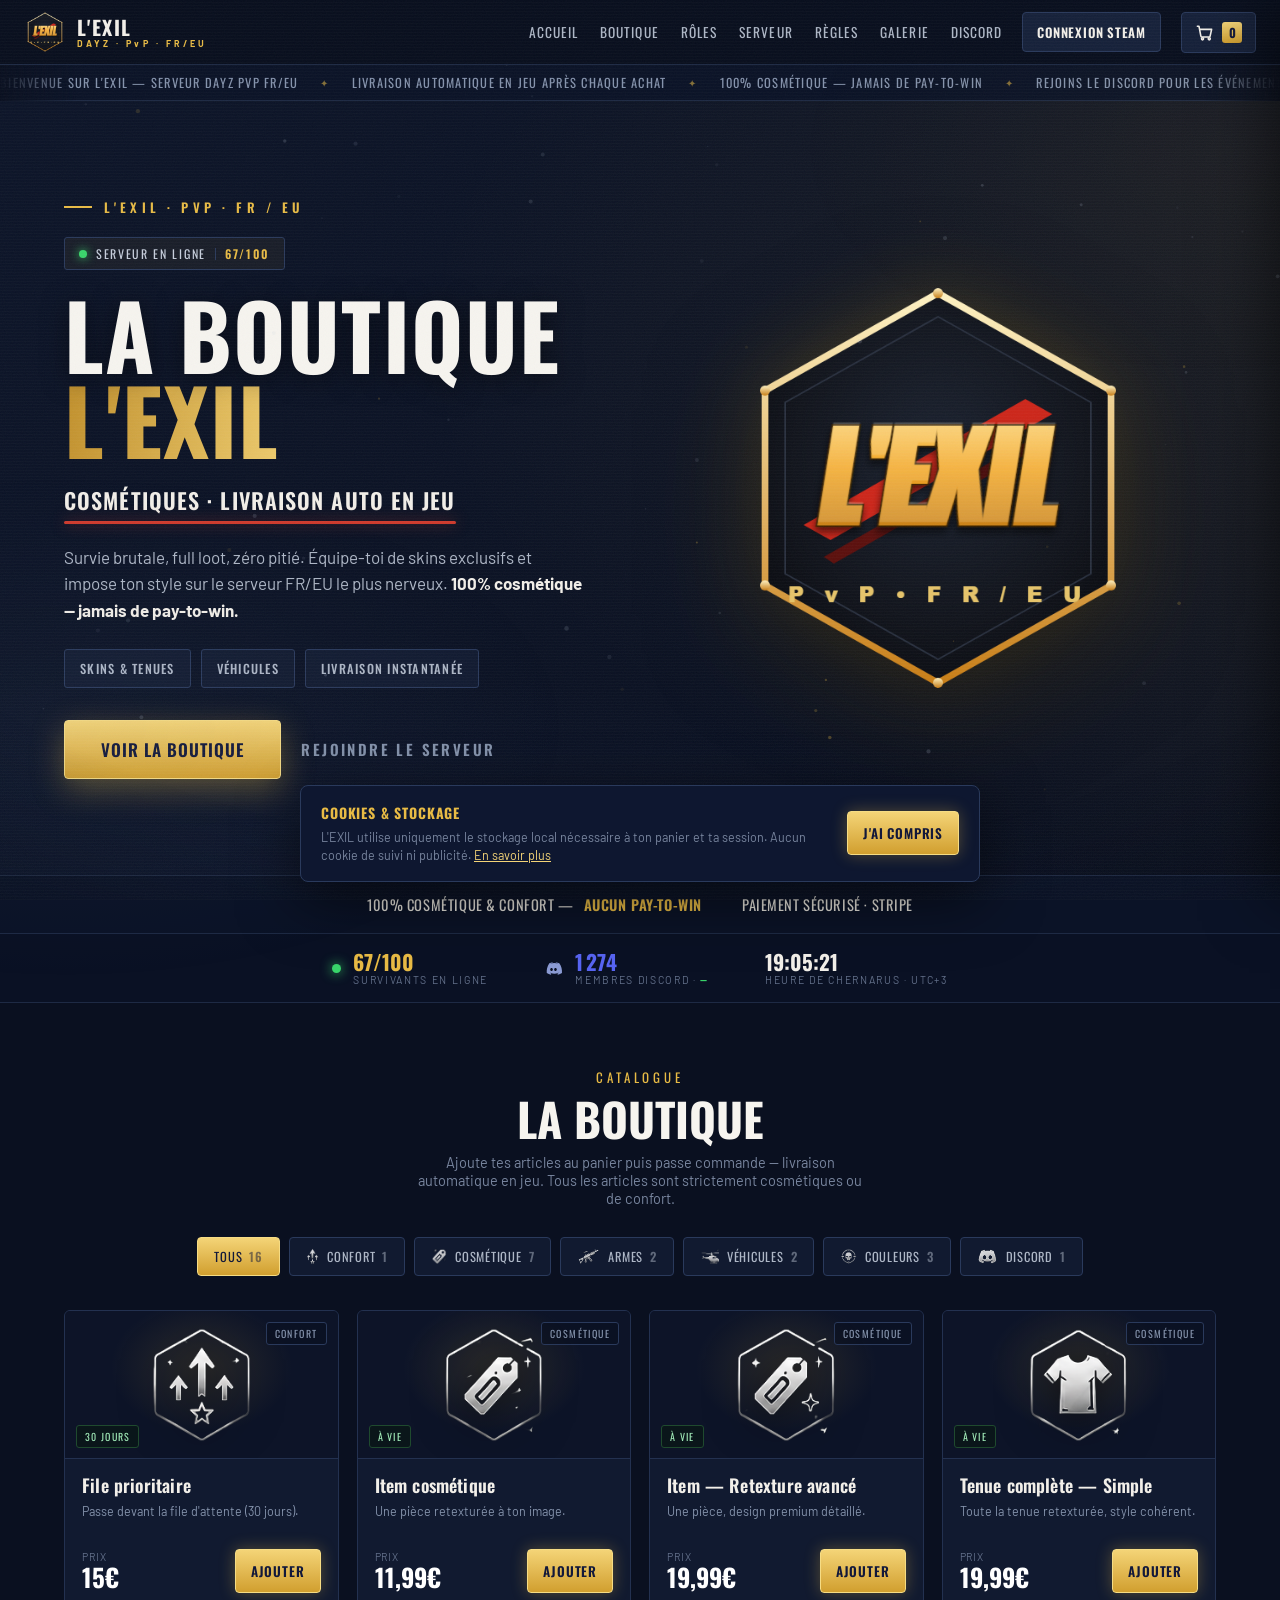
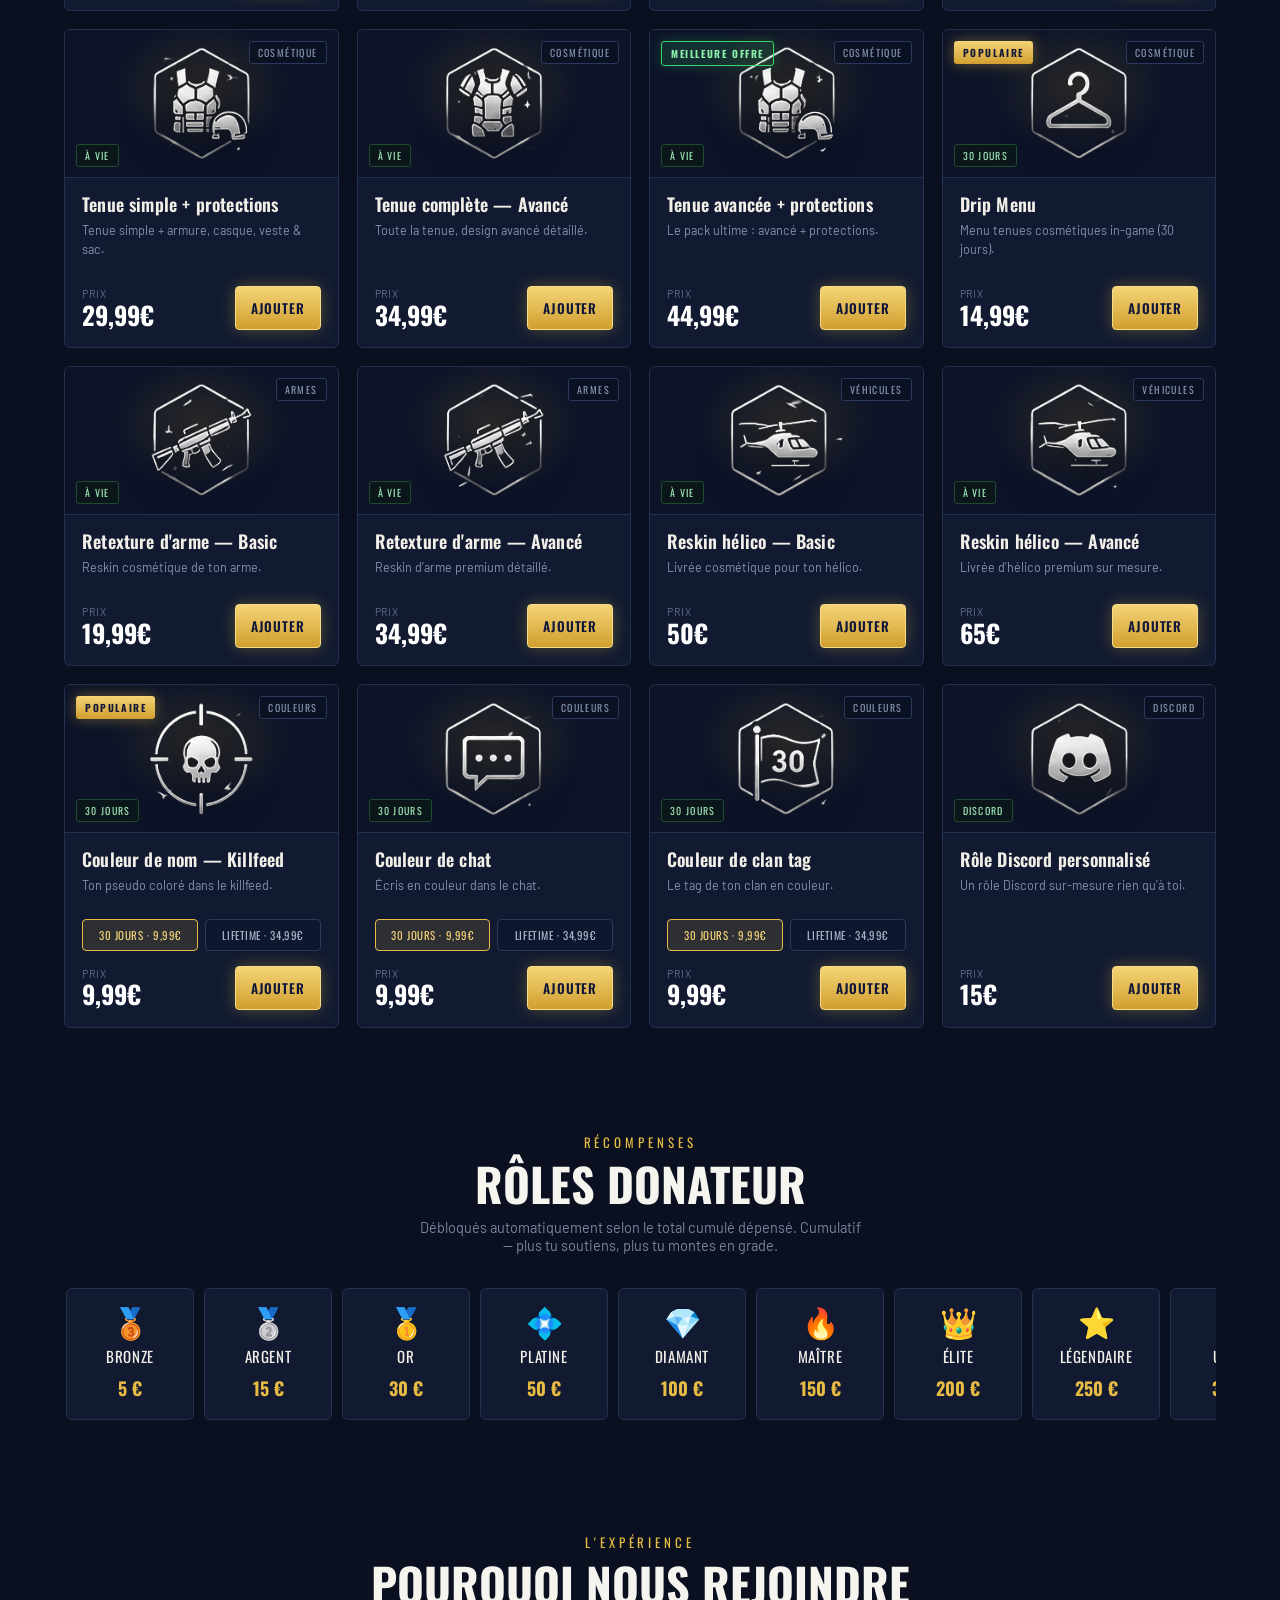
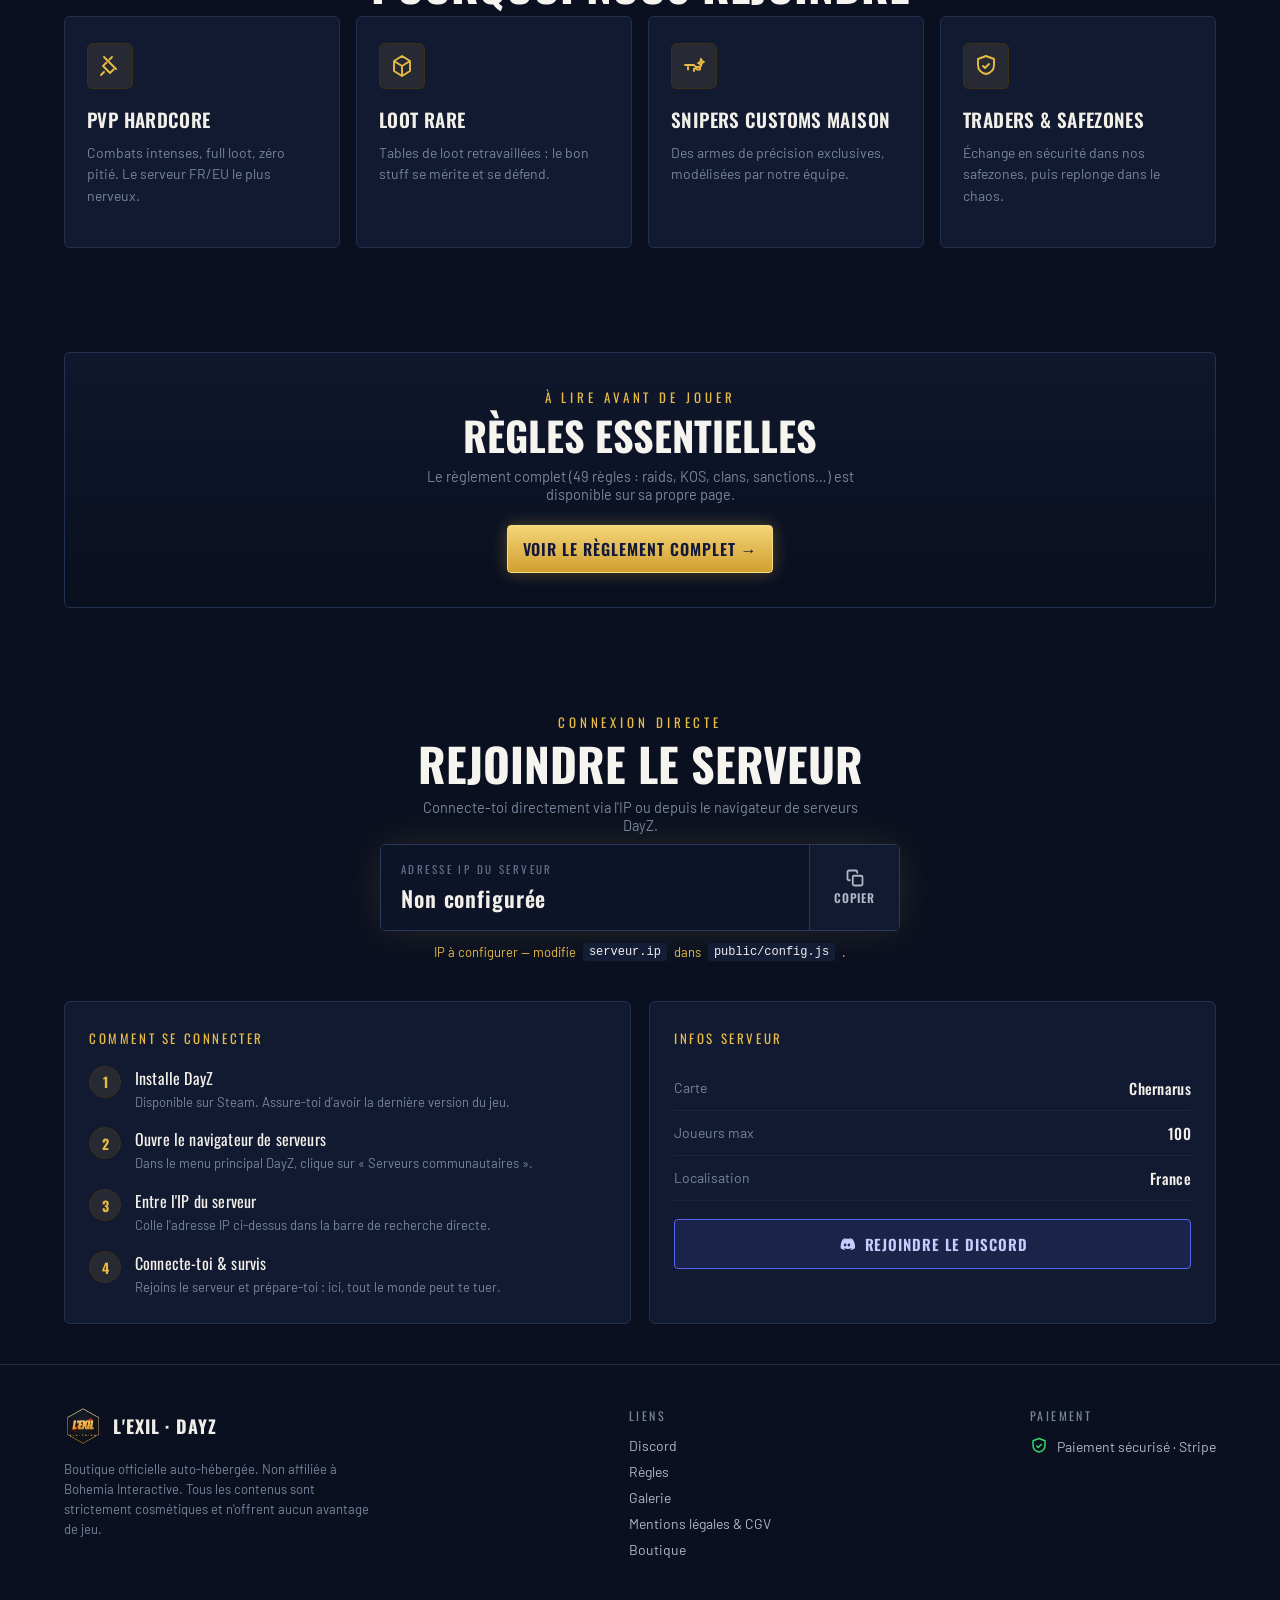
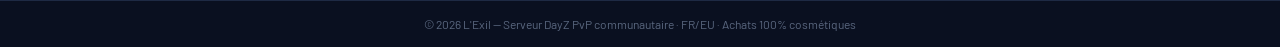
<file: index.html>
<!DOCTYPE html>
<html lang="fr">
<head>
  <meta charset="UTF-8" />
  <meta name="viewport" content="width=device-width, initial-scale=1.0" />
  <title>L'EXIL — Boutique DayZ</title>
  <link rel="icon" href="/img/logo.png" />
  <link rel="stylesheet" href="/style.css?v=14" />
</head>
<body>

  <!-- Couches d'ambiance (purement décoratives) -->
  <canvas id="fxAsh" aria-hidden="true"></canvas>
  <div class="fx-fog" aria-hidden="true"></div>
  <div class="fx-vignette" aria-hidden="true"></div>
  <div class="fx-scanlines" aria-hidden="true"></div>
  <div class="fx-cursor" id="fxCursor" aria-hidden="true">
    <div class="fx-cursor-ring"></div>
    <div class="fx-cursor-dot"></div>
  </div>

  <header class="site-header">
    <div class="wrap">
      <a href="#top" class="brand">
        <img src="/img/logo.png" alt="L'Exil" />
        <div>
          <div class="brand-name">L'EXIL</div>
          <div class="brand-tag">DAYZ · PvP · FR/EU</div>
        </div>
      </a>
      <nav class="nav-links">
        <a href="#top">Accueil</a>
        <a href="#boutique">Boutique</a>
        <a href="#grades">Rôles</a>
        <a href="#rejoindre">Serveur</a>
        <a href="regles.html">Règles</a>
        <a href="galerie.html">Galerie</a>
        <a href="#" id="discordNavLink" target="_blank">Discord</a>
      </nav>
      <div class="auth-area" id="authArea"></div>
      <button class="cart-btn" id="cartBtn" aria-label="Panier">
        <svg width="19" height="19" viewBox="0 0 24 24" fill="none" stroke="currentColor" stroke-width="2" stroke-linecap="round" stroke-linejoin="round"><path d="M3 4h2l2.4 12.5a1.5 1.5 0 0 0 1.5 1.2h8.7a1.5 1.5 0 0 0 1.5-1.2L21 8H6"></path><circle cx="9.5" cy="20" r="1.3"></circle><circle cx="18" cy="20" r="1.3"></circle></svg>
        <span id="cartCount">0</span>
      </button>
    </div>
  </header>

  <!-- Bandeau défilant : messages du serveur (éditables dans config.js) -->
  <div class="ticker">
    <div class="ticker-track" id="tickerTrack"></div>
  </div>

  <section id="top" class="hero">
    <div class="hero-grid">
      <div>
        <div class="eyebrow">
          <span class="eyebrow-line"></span>
          <span class="eyebrow-text">L'EXIL · PvP · FR / EU</span>
        </div>
        <div class="status-pill">
          <span class="status-dot"></span>
          <span>Serveur en ligne</span>
          <span class="status-sep"></span>
          <span id="playersCount">—</span>
        </div>
        <h1>
          <span class="line-1">LA BOUTIQUE</span>
          <span class="line-2">L'EXIL</span>
        </h1>
        <div class="hero-sub">
          <span>Cosmétiques · Livraison auto en jeu</span>
        </div>
        <p>Survie brutale, full loot, zéro pitié. Équipe-toi de skins exclusifs et impose ton style sur le serveur FR/EU le plus nerveux. <b style="color:var(--text)">100% cosmétique — jamais de pay-to-win.</b></p>
        <div class="tag-row">
          <span class="tag">Skins &amp; tenues</span>
          <span class="tag">Véhicules</span>
          <span class="tag">Livraison instantanée</span>
        </div>
        <div class="hero-cta">
          <a href="#boutique" class="btn btn-gold">Voir la boutique</a>
          <a href="#rejoindre" class="link">Rejoindre le serveur</a>
        </div>
      </div>
      <div class="hero-logo">
        <div class="hero-logo-halo"></div>
        <img src="/img/logo.png" alt="L'EXIL" />
      </div>
    </div>
  </section>

  <div class="trust-bar">
    <div class="wrap">
      <div class="trust-item">100% cosmétique &amp; confort — <b>aucun pay-to-win</b></div>
      <div class="trust-item">Paiement sécurisé · Stripe</div>
    </div>
  </div>

  <!-- Stats vivantes : joueurs simulés, compteur membres, horloge Chernarus -->
  <div class="live-strip">
    <div class="wrap">
      <div class="live-item">
        <span class="live-dot"></span>
        <div class="live-nums">
          <span class="live-value" id="livePlayers">—</span>
          <span class="live-label">Survivants en ligne</span>
        </div>
      </div>
      <a class="live-item live-discord" id="discordMembersLink" href="#" target="_blank">
        <svg width="19" height="19" viewBox="0 0 24 24" fill="currentColor" aria-hidden="true"><path d="M19.3 5.4A17 17 0 0 0 15 4l-.3.5a13 13 0 0 1 3.8 1.9 12 12 0 0 0-11 0A13 13 0 0 1 11.3 4.5L11 4a17 17 0 0 0-4.3 1.4C3.9 9.6 3.2 13.7 3.5 17.7A17 17 0 0 0 8.7 20l.6-1.5c-.6-.2-1.1-.5-1.6-.8l.4-.3a12 12 0 0 0 10 0l.4.3c-.5.3-1 .6-1.6.8L17.5 20a17 17 0 0 0 5.2-2.3c.3-4.5-.6-8.6-3.4-12.3ZM9.5 15.2c-.9 0-1.7-.8-1.7-1.9 0-1 .8-1.9 1.7-1.9.9 0 1.7.9 1.7 1.9 0 1-.8 1.9-1.7 1.9Zm5 0c-1 0-1.7-.8-1.7-1.9 0-1 .8-1.9 1.7-1.9.9 0 1.7.9 1.7 1.9 0 1-.8 1.9-1.7 1.9Z"></path></svg>
        <div class="live-nums">
          <span class="live-value" id="liveMembers">0</span>
          <span class="live-label">Membres Discord · <b id="liveMembersOnline">—</b></span>
        </div>
      </a>
      <div class="live-item">
        <div class="live-nums">
          <span class="live-value live-clock" id="chernarusClock">--:--:--</span>
          <span class="live-label">Heure de Chernarus · UTC+3</span>
        </div>
      </div>
    </div>
  </div>

  <section id="boutique">
    <div class="sec-head">
      <div class="sec-eyebrow">Catalogue</div>
      <h2>La boutique</h2>
      <p>Ajoute tes articles au panier puis passe commande — livraison automatique en jeu. Tous les articles sont strictement cosmétiques ou de confort.</p>
    </div>
    <div class="filters" id="filters"></div>
    <div class="grid" id="grid">Chargement du catalogue…</div>
  </section>

  <section id="grades">
    <div class="sec-head">
      <div class="sec-eyebrow">Récompenses</div>
      <h2>Rôles donateur</h2>
      <p>Débloqués automatiquement selon le total cumulé dépensé. Cumulatif — plus tu soutiens, plus tu montes en grade.</p>
    </div>
    <div class="ranks-row" id="ranksRow"></div>
  </section>

  <section>
    <div class="sec-head">
      <div class="sec-eyebrow">L'expérience</div>
      <h2>Pourquoi nous rejoindre</h2>
    </div>
    <div class="features-grid" id="featuresGrid"></div>
  </section>

  <section id="regles">
    <div class="rules-box" style="text-align:center">
      <div class="sec-head" style="margin-bottom:14px">
        <div class="sec-eyebrow">À lire avant de jouer</div>
        <h2 style="font-size:clamp(28px,4vw,40px)">Règles essentielles</h2>
        <p>Le règlement complet (49 règles : raids, KOS, clans, sanctions…) est disponible sur sa propre page.</p>
      </div>
      <a href="regles.html" class="btn btn-gold" style="margin-top:8px">Voir le règlement complet →</a>
    </div>
  </section>

  <section id="rejoindre">
    <div class="sec-head">
      <div class="sec-eyebrow">Connexion directe</div>
      <h2>Rejoindre le serveur</h2>
      <p>Connecte-toi directement via l'IP ou depuis le navigateur de serveurs DayZ.</p>
    </div>

    <div class="ip-box">
      <div class="ip-box-info">
        <div class="ip-box-label">Adresse IP du serveur</div>
        <div class="ip-box-value" id="ipValue">—</div>
      </div>
      <button class="ip-copy-btn" id="copyIpBtn">
        <svg width="18" height="18" viewBox="0 0 24 24" fill="none" stroke="currentColor" stroke-width="2.4" stroke-linecap="round" stroke-linejoin="round"><rect x="9" y="9" width="13" height="13" rx="2"></rect><path d="M5 15H4a2 2 0 0 1-2-2V4a2 2 0 0 1 2-2h9a2 2 0 0 1 2 2v1"></path></svg>
        <span>Copier</span>
      </button>
    </div>
    <p class="ip-hint" id="ipHint" style="display:none">IP à configurer — modifie <code>serveur.ip</code> dans <code>public/config.js</code>.</p>

    <div class="connect-grid">
      <div class="connect-card">
        <div class="connect-card-title">Comment se connecter</div>
        <div id="stepsList"></div>
      </div>
      <div class="connect-card">
        <div class="connect-card-title">Infos serveur</div>
        <div id="serverInfoList"></div>
        <a href="#" id="discordCta" target="_blank" class="discord-cta">
          <svg width="18" height="18" viewBox="0 0 24 24" fill="currentColor"><path d="M19.3 5.4A17 17 0 0 0 15 4l-.3.5a13 13 0 0 1 3.8 1.9 12 12 0 0 0-11 0A13 13 0 0 1 11.3 4.5L11 4a17 17 0 0 0-4.3 1.4C3.9 9.6 3.2 13.7 3.5 17.7A17 17 0 0 0 8.7 20l.6-1.5c-.6-.2-1.1-.5-1.6-.8l.4-.3a12 12 0 0 0 10 0l.4.3c-.5.3-1 .6-1.6.8L17.5 20a17 17 0 0 0 5.2-2.3c.3-4.5-.6-8.6-3.4-12.3ZM9.5 15.2c-.9 0-1.7-.8-1.7-1.9 0-1 .8-1.9 1.7-1.9.9 0 1.7.9 1.7 1.9 0 1-.8 1.9-1.7 1.9Zm5 0c-1 0-1.7-.8-1.7-1.9 0-1 .8-1.9 1.7-1.9.9 0 1.7.9 1.7 1.9 0 1-.8 1.9-1.7 1.9Z"></path></svg>
          Rejoindre le Discord
        </a>
      </div>
    </div>
  </section>

  <footer class="site-footer">
    <div class="wrap footer-top">
      <div class="footer-brand">
        <div class="footer-brand-row">
          <img src="/img/logo.png" alt="L'Exil" />
          <span>L'EXIL · DAYZ</span>
        </div>
        <p>Boutique officielle auto-hébergée. Non affiliée à Bohemia Interactive. Tous les contenus sont strictement cosmétiques et n'offrent aucun avantage de jeu.</p>
      </div>
      <div>
        <div class="footer-col-title">Liens</div>
        <div class="footer-links">
          <a href="#" id="discordFooterLink" target="_blank">Discord</a>
          <a href="regles.html">Règles</a>
          <a href="galerie.html">Galerie</a>
          <a href="legal.html">Mentions légales &amp; CGV</a>
          <a href="#boutique">Boutique</a>
        </div>
      </div>
      <div>
        <div class="footer-col-title">Paiement</div>
        <div class="footer-payment">
          <svg width="18" height="18" viewBox="0 0 24 24" fill="none" stroke="#39d56b" stroke-width="2" stroke-linecap="round" stroke-linejoin="round"><path d="M12 2 4 5v6c0 5 3.5 8 8 9 4.5-1 8-4 8-9V5l-8-3Z"></path><path d="m9 12 2 2 4-4"></path></svg>
          <span>Paiement sécurisé · Stripe</span>
        </div>
      </div>
    </div>
    <div class="footer-bottom">© 2026 L'Exil — Serveur DayZ PvP communautaire · FR/EU · Achats 100% cosmétiques</div>
  </footer>

  <!-- ══ Panier ══ -->
  <div class="cart-overlay" id="cartOverlay"></div>
  <aside class="cart-drawer" id="cartDrawer" aria-label="Panier">
    <div class="cart-head">
      <h3>Ton panier</h3>
      <button class="cart-close" id="cartClose" aria-label="Fermer">×</button>
    </div>
    <div class="cart-items" id="cartItems"></div>
    <div class="cart-foot">
      <label class="cart-steamid">
        <span>Ton SteamID64 — pour la livraison en jeu</span>
        <input id="steamIdInput" type="text" inputmode="numeric" placeholder="7656119XXXXXXXXXX" />
        <small>Livraison automatique à ta prochaine connexion sur ce SteamID. Introuvable ? Ouvre ton profil Steam ou colle ton lien sur steamid.io.</small>
      </label>
      <div class="cart-total-row"><span>Total</span><b id="cartTotal">0€</b></div>
      <button class="btn btn-gold cart-checkout" id="checkoutBtn">Passer commande</button>
      <p class="cart-msg" id="cartMsg"></p>
    </div>
  </aside>

  <!-- ══ Fiche produit ══ -->
  <div class="prod-modal" id="prodModal">
    <div class="prod-box">
      <button class="cart-close prod-close" id="prodClose" aria-label="Fermer">×</button>
      <div class="prod-media" id="prodMedia"></div>
      <div class="prod-info">
        <div class="prod-tags" id="prodTags"></div>
        <h3 id="prodName"></h3>
        <p class="prod-long" id="prodLong"></p>
        <ul class="prod-features" id="prodFeatures"></ul>
        <div class="prod-variants" id="prodVariants"></div>
        <div id="prodExtra"></div>
        <div class="prod-buy">
          <div class="price-col"><span class="price-prefix">Prix</span><span class="price" id="prodPrice"></span></div>
          <button class="btn btn-gold" id="prodAdd">Ajouter au panier</button>
        </div>
        <p class="prod-note">100% cosmétique — aucun avantage de jeu. Livraison automatique en jeu après paiement.</p>
      </div>
    </div>
  </div>

  <!-- ══ Bannières ══ -->
  <div class="paye-banner" id="payeBanner" style="display:none"></div>
  <div class="cookie-bar" id="cookieBar" style="display:none">
    <div>
      <b>Cookies &amp; stockage</b>
      <p>L'EXIL utilise uniquement le stockage local nécessaire à ton panier et ta session. Aucun cookie de suivi ni publicité. <a href="legal.html">En savoir plus</a></p>
    </div>
    <button class="btn btn-gold" id="cookieOk">J'ai compris</button>
  </div>

  <script src="/config.js?v=14"></script>
  <script src="/fx.js?v=14"></script>
  <script src="/shop.js?v=14"></script>
</body>
</html>
</file>
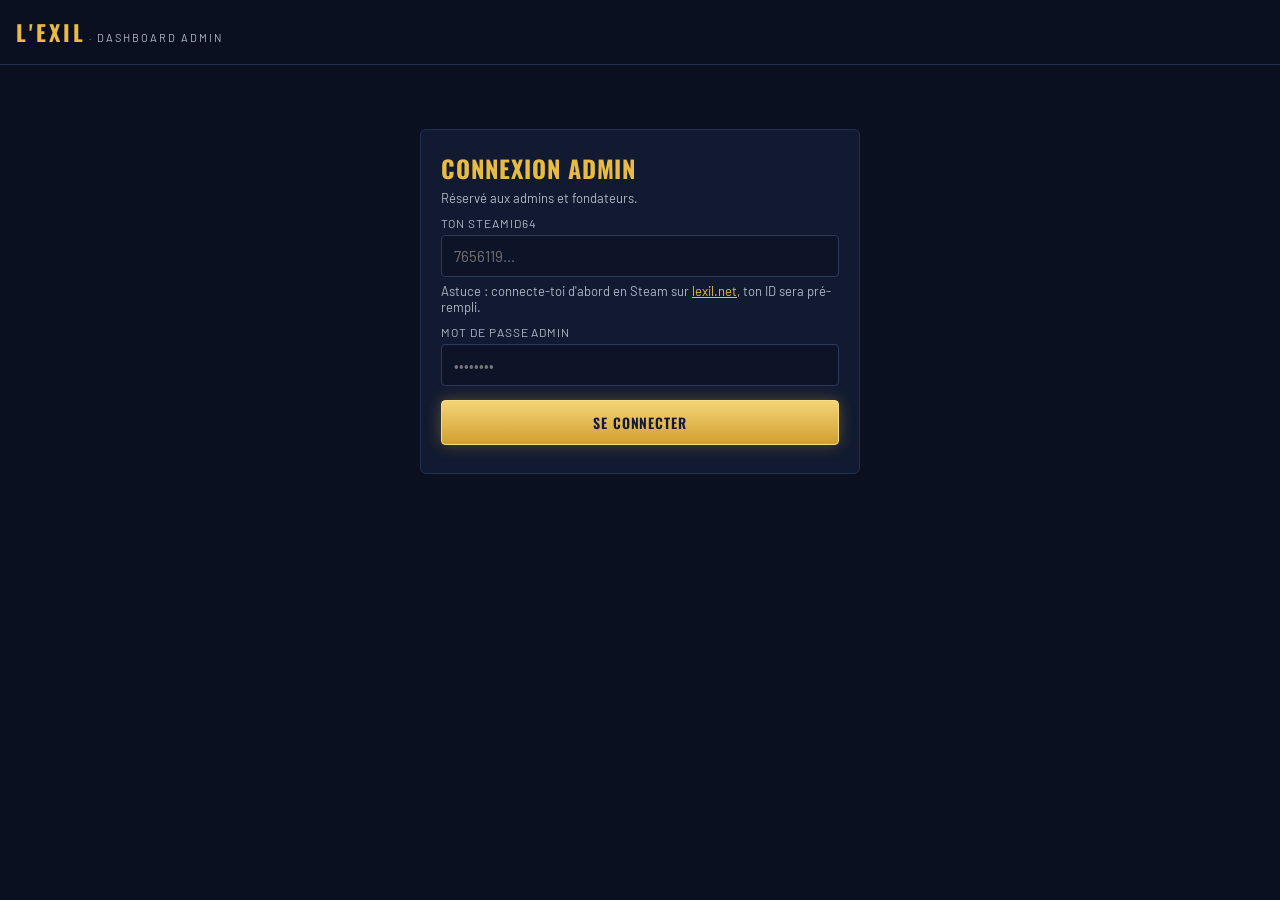
<file: admin.html>
<!DOCTYPE html>
<html lang="fr">
<head>
<meta charset="utf-8">
<meta name="viewport" content="width=device-width, initial-scale=1">
<title>L'EXIL — Dashboard Admin</title>
<link rel="preconnect" href="https://fonts.googleapis.com">
<link rel="preconnect" href="https://fonts.gstatic.com" crossorigin>
<link href="https://fonts.googleapis.com/css2?family=Barlow:wght@400;500;600;700&family=Oswald:wght@500;600;700&display=swap" rel="stylesheet">
<style>
:root{--bg:#0a1020;--card:#111a30;--card2:#152039;--bord:#233150;--bord-2:#2a3a5c;--red:#cf3a2c;--green:#39d56b;--gold:#e8bb45;--gold-2:#f4d477;--gold-3:#d19f2f;--txt:#f2efe9;--mut:#aeb7c6;--mut4:#63708a}
*{box-sizing:border-box}
body{margin:0;background:var(--bg);color:var(--txt);font-family:Barlow,system-ui,sans-serif}
h1,h2,h3,.osw{font-family:Oswald,sans-serif;text-transform:uppercase;letter-spacing:.04em}
a{color:var(--gold)}
.wrap{max-width:1100px;margin:0 auto;padding:24px 16px}
.topbar{display:flex;align-items:center;justify-content:space-between;border-bottom:1px solid var(--bord);padding:16px}
.logo{font-family:Oswald;font-weight:700;letter-spacing:3px;color:var(--gold);font-size:22px}
.tag{font-size:11px;color:var(--mut);letter-spacing:2px}
.card{background:var(--card);border:1px solid var(--bord);border-radius:6px;padding:20px;margin-bottom:16px}
label{display:block;font-size:12px;color:var(--mut);text-transform:uppercase;letter-spacing:.08em;margin:10px 0 5px}
input,select{width:100%;padding:11px 12px;background:#0d1428;border:1px solid var(--bord-2);border-radius:4px;color:var(--txt);font-size:15px;font-family:Barlow}
input:focus,select:focus{outline:none;border-color:var(--gold)}
button{font-family:Oswald;text-transform:uppercase;letter-spacing:.06em;font-weight:600;cursor:pointer;border:1px solid #f6dc84;border-radius:4px;padding:11px 18px;color:#12183a;background:linear-gradient(180deg,var(--gold-2),var(--gold-3));font-size:14px;box-shadow:0 0 16px rgba(232,187,69,.32)}
button:hover{filter:brightness(1.07)}button:disabled{opacity:.5;cursor:default}
button.ghost{background:#152039;border:1px solid var(--bord-2);color:var(--txt);box-shadow:none}
button.ghost:hover{border-color:var(--gold);filter:none}
button.green{background:linear-gradient(180deg,#3ec07a,#2a9c5c);border-color:#4fd08a;color:#08210f;box-shadow:none}
button.gold{background:linear-gradient(180deg,var(--gold-2),var(--gold-3));border-color:#f6dc84;color:#12183a}
button.danger{background:var(--red);border-color:#e0554a;color:#fff;box-shadow:none}
table{width:100%;border-collapse:collapse}
th,td{text-align:left;padding:11px 10px;border-bottom:1px solid var(--bord);font-size:14px}
th{font-family:Oswald;text-transform:uppercase;font-size:12px;letter-spacing:.06em;color:var(--mut)}
tr.row{cursor:pointer}tr.row:hover{background:var(--card2)}
.av{width:30px;height:30px;border-radius:50%;background:#000 center/cover;vertical-align:middle;margin-right:8px;border:1px solid var(--bord)}
.grade{font-family:Oswald;font-size:13px}
.badge{display:inline-block;font-family:Oswald;font-size:11px;text-transform:uppercase;letter-spacing:.06em;padding:3px 8px;border-radius:4px}
.b-on{background:rgba(57,213,107,.12);border:1px solid #1f4a2e;color:var(--green)}
.b-off{background:rgba(225,29,42,.1);border:1px solid #3a1a1d;color:var(--red)}
.muted{color:var(--mut)}.small{font-size:13px}
.flex{display:flex;gap:10px;align-items:center;flex-wrap:wrap}
.hidden{display:none}
.err{color:#ff7b82;font-size:13px;margin-top:8px}
.ok{color:var(--green);font-size:13px;margin-top:8px}
.back{background:none;color:var(--gold);padding:0;font-size:13px;border:0;box-shadow:none}
.stat{background:var(--card2);border:1px solid var(--bord);border-radius:6px;padding:14px;text-align:center;flex:1;min-width:120px}
.stat b{display:block;font-family:Oswald;font-size:22px;color:var(--gold)}
.grid2{display:grid;grid-template-columns:1fr 1fr;gap:12px}
@media(max-width:700px){.grid2{grid-template-columns:1fr}}
</style>
</head>
<body>
<div class="topbar">
  <div><span class="logo">L'EXIL</span> <span class="tag">· DASHBOARD ADMIN</span></div>
  <div id="who" class="small muted"></div>
</div>
<div class="wrap">

  <!-- LOGIN -->
  <div id="login" class="card" style="max-width:440px;margin:40px auto">
    <h2 style="margin:0 0 4px;color:var(--gold)">Connexion admin</h2>
    <p class="small muted" style="margin:0 0 8px">Réservé aux admins et fondateurs.</p>
    <label>Ton SteamID64</label>
    <input id="sid" placeholder="7656119..." inputmode="numeric">
    <p class="small muted" style="margin:6px 0 0">Astuce : connecte-toi d'abord en Steam sur <a href="/" target="_blank">lexil.net</a>, ton ID sera pré-rempli.</p>
    <label>Mot de passe admin</label>
    <input id="pwd" type="password" placeholder="••••••••">
    <div style="margin-top:14px"><button id="loginBtn" style="width:100%">Se connecter</button></div>
    <div id="loginMsg" class="err"></div>
  </div>

  <!-- DASHBOARD -->
  <div id="dash" class="hidden">
    <div class="flex" style="justify-content:space-between;margin-bottom:12px">
      <h2 style="margin:0">Joueurs</h2>
      <button class="ghost" id="refreshBtn">↻ Rafraîchir</button>
    </div>
    <div class="card" style="padding:6px 10px">
      <table><thead><tr><th>Joueur</th><th>Grade</th><th>Total</th><th>Cmd</th><th>Discord</th></tr></thead>
      <tbody id="usersBody"></tbody></table>
      <p id="usersEmpty" class="muted small hidden" style="padding:14px">Aucun joueur pour l'instant.</p>
    </div>
  </div>

  <!-- DÉTAIL JOUEUR -->
  <div id="detail" class="hidden">
    <button class="back" id="backBtn">← Retour à la liste</button>
    <div class="card" style="margin-top:10px">
      <div class="flex">
        <div id="dAv" class="av" style="width:54px;height:54px"></div>
        <div><h2 id="dName" style="margin:0"></h2><div class="small muted" id="dSid"></div>
          <div class="small" id="dDiscord"></div></div>
      </div>
      <div class="flex" style="margin-top:14px">
        <div class="stat"><b id="dTotal">0€</b><span class="small muted">Total dépensé</span></div>
        <div class="stat"><b id="dOrders">0</b><span class="small muted">Commandes</span></div>
        <div class="stat"><b id="dGrade">—</b><span class="small muted">Grade</span></div>
      </div>
    </div>

    <div class="grid2">
      <div class="card">
        <h3 style="margin:0 0 10px">Créditer un montant</h3>
        <p class="small muted" style="margin:0 0 8px">Fait monter le grade (et le rôle Discord au prochain calcul du bot).</p>
        <div class="flex"><input id="creditAmt" placeholder="ex: 50" inputmode="decimal" style="flex:1">
          <button class="green" id="creditBtn">Créditer</button></div>
        <div id="creditMsg"></div>
      </div>
      <div class="card">
        <h3 style="margin:0 0 10px">Donner un produit</h3>
        <div class="flex"><select id="giveSel" style="flex:1"></select>
          <button class="gold" id="giveBtn">Donner</button></div>
        <div id="giveMsg"></div>
      </div>
    </div>

    <div class="card">
      <h3 style="margin:0 0 10px">Historique des commandes</h3>
      <table><thead><tr><th>Date</th><th>Articles</th><th>Total</th><th></th></tr></thead>
      <tbody id="ordersBody"></tbody></table>
      <p id="ordersEmpty" class="muted small hidden" style="padding:8px">Aucune commande.</p>
    </div>

    <div class="grid2">
      <div class="card"><h3 style="margin:0 0 10px">Abonnements</h3><div id="subsBox" class="small"></div></div>
      <div class="card"><h3 style="margin:0 0 10px">Cosmétiques</h3><div id="cosBox" class="small"></div></div>
    </div>
  </div>

</div>

<script>
const BACKEND = "https://lexil-auth-production.up.railway.app";
let TOKEN = sessionStorage.getItem('lexil_admin_token') || '';
let ASID  = sessionStorage.getItem('lexil_admin_sid') || localStorage.getItem('lexil_steamid') || '';
let CATALOG = [];
let CURRENT = null; // steamId du joueur ouvert

const $ = id => document.getElementById(id);
function headers(){ return {'Content-Type':'application/json','x-admin-token':TOKEN,'x-admin-steamid':ASID}; }
async function api(path, opts){ const r = await fetch(BACKEND+path, Object.assign({headers:headers()}, opts||{})); return r; }

// prefill
$('sid').value = ASID;

$('loginBtn').onclick = async () => {
  TOKEN = $('pwd').value.trim(); ASID = $('sid').value.trim();
  $('loginMsg').textContent = '';
  if(!ASID || !TOKEN){ $('loginMsg').textContent = 'SteamID et mot de passe requis.'; return; }
  const r = await api('/api/admin/users').catch(()=>null);
  if(r && r.ok){
    sessionStorage.setItem('lexil_admin_token',TOKEN); sessionStorage.setItem('lexil_admin_sid',ASID);
    $('login').classList.add('hidden'); $('dash').classList.remove('hidden');
    $('who').textContent = 'Admin · '+ASID;
    await loadCatalog(); renderUsers((await r.json()).users);
  } else {
    $('loginMsg').textContent = (r && r.status===403) ? 'Accès refusé (SteamID non admin ou mauvais mot de passe).' : 'Backend injoignable.';
  }
};

async function loadCatalog(){ try{ const r=await api('/api/admin/catalog'); if(r.ok){ CATALOG=(await r.json()).catalog;
  $('giveSel').innerHTML = CATALOG.map(c=>`<option value="${c.key}">${c.name} (${c.cat})</option>`).join(''); } }catch(e){} }

$('refreshBtn').onclick = async () => { const r=await api('/api/admin/users'); if(r.ok) renderUsers((await r.json()).users); };

function renderUsers(users){
  const b=$('usersBody'); b.innerHTML='';
  $('usersEmpty').classList.toggle('hidden', users.length>0);
  users.forEach(u=>{
    const tr=document.createElement('tr'); tr.className='row';
    tr.innerHTML = `<td><span class="av" style="background-image:url('${(u.avatar||'').replace(/'/g,'')}')"></span>${esc(u.name)}</td>
      <td class="grade">${u.grade.glyph||''} ${esc(u.grade.name||'')}</td>
      <td>${u.total}</td><td>${u.orders}</td><td class="small muted">${esc(u.discord||'—')}</td>`;
    tr.onclick=()=>openUser(u.steamId);
    b.appendChild(tr);
  });
}

async function openUser(sid){
  const r=await api('/api/admin/user?steamId='+encodeURIComponent(sid)); if(!r.ok) return;
  const d=await r.json(); CURRENT=sid;
  $('dash').classList.add('hidden'); $('detail').classList.remove('hidden');
  const st=d.steam||{};
  $('dAv').style.backgroundImage = st.avatar?`url('${st.avatar}')`:'';
  $('dName').textContent = st.name||sid; $('dSid').textContent = sid;
  $('dDiscord').innerHTML = d.discord ? ('Discord : <span style="color:var(--green)">'+esc(d.discord.discordName)+'</span>') : '<span class="muted">Discord non lié</span>';
  const a=d.account;
  $('dTotal').textContent=a.stats.totalSpent; $('dOrders').textContent=a.stats.orderCount;
  $('dGrade').textContent=(a.stats.grade.glyph||'')+' '+(a.stats.grade.name||'—');
  // commandes
  const ob=$('ordersBody'); ob.innerHTML='';
  $('ordersEmpty').classList.toggle('hidden', a.orders.length>0);
  a.orders.forEach(o=>{
    const tr=document.createElement('tr');
    tr.innerHTML=`<td class="small">${esc(o.date)}</td><td class="small">${o.items.map(i=>esc(i.label)).join(', ')}</td>
      <td>${o.total}</td><td><button class="danger" style="padding:5px 10px;font-size:12px">Retirer</button></td>`;
    tr.querySelector('button').onclick=()=>removeOrder(o.orderId);
    ob.appendChild(tr);
  });
  // abos & cosmétiques
  $('subsBox').innerHTML = a.subscriptions.length ? a.subscriptions.map(s=>
    `<div class="flex" style="justify-content:space-between;padding:6px 0;border-bottom:1px solid var(--bord)"><span>${esc(s.name)}</span>
     <span class="badge ${s.active?'b-on':'b-off'}">${esc(s.status)} · ${esc(s.expiry)}</span></div>`).join('') : '<span class="muted">Aucun</span>';
  $('cosBox').innerHTML = a.cosmetics.length ? a.cosmetics.map(c=>
    `<div class="flex" style="justify-content:space-between;padding:6px 0;border-bottom:1px solid var(--bord)"><span>${esc(c.name)}</span>
     <span class="badge ${c.status==='Actif'?'b-on':'b-off'}">${esc(c.expiry)}</span></div>`).join('') : '<span class="muted">Aucun</span>';
  $('creditMsg').textContent=''; $('giveMsg').textContent='';
}

$('backBtn').onclick = async () => {
  $('detail').classList.add('hidden'); $('dash').classList.remove('hidden');
  const r=await api('/api/admin/users'); if(r.ok) renderUsers((await r.json()).users);
};

$('creditBtn').onclick = async () => {
  const amt=parseFloat($('creditAmt').value); if(!(amt>0)){ msg('creditMsg','Montant invalide',1); return; }
  const r=await api('/api/admin/credit',{method:'POST',body:JSON.stringify({steamId:CURRENT,amount:amt})});
  if(r.ok){ msg('creditMsg','Crédité ✓',0); $('creditAmt').value=''; openUser(CURRENT); } else msg('creditMsg','Erreur',1);
};

$('giveBtn').onclick = async () => {
  const key=$('giveSel').value;
  const r=await api('/api/admin/give',{method:'POST',body:JSON.stringify({steamId:CURRENT,productKey:key})});
  if(r.ok){
    // Le prix du produit est crédité au profil → on affiche le nouveau total et le grade.
    let d={}; try{ d=await r.json(); }catch(e){}
    const st=d.account&&d.account.stats;
    msg('giveMsg', st ? ('Donné ✓ — total : '+st.totalSpent+' · grade '+st.grade.name) : 'Donné ✓', 0);
    openUser(CURRENT);
  } else msg('giveMsg','Erreur',1);
};

async function removeOrder(orderId){
  if(!confirm('Retirer cette commande ?')) return;
  const r=await api('/api/admin/remove-order',{method:'POST',body:JSON.stringify({orderId,steamId:CURRENT})});
  if(r.ok) openUser(CURRENT);
}

function msg(id,t,err){ const e=$(id); e.textContent=t; e.className=err?'err':'ok'; }
function esc(s){ return String(s==null?'':s).replace(/[<>&"']/g,c=>({'<':'&lt;','>':'&gt;','&':'&amp;','"':'&quot;',"'":'&#39;'}[c])); }

// auto-login si déjà en session
if(TOKEN && ASID){ $('loginBtn').click(); }
</script>
</body>
</html>
</file>
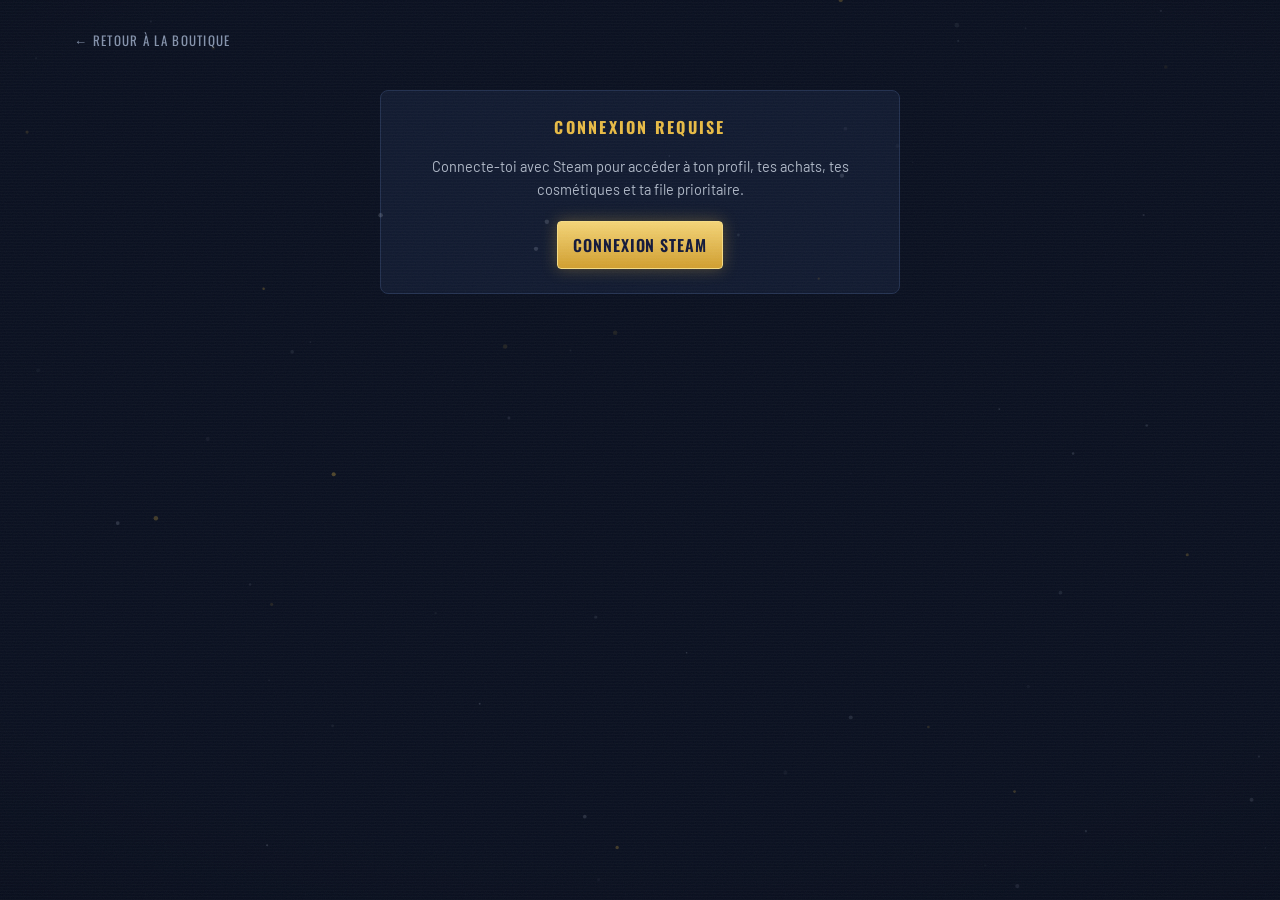
<file: compte.html>
<!DOCTYPE html>
<html lang="fr">
<head>
  <meta charset="UTF-8" />
  <meta name="viewport" content="width=device-width, initial-scale=1.0" />
  <title>L'EXIL — Mon compte</title>
  <link rel="icon" href="/img/logo.png" />
  <link rel="stylesheet" href="/style.css?v=14" />
  <style>
    .acct-page { max-width: 1180px; margin: 0 auto; padding: 30px 24px 70px; }
    .back-link { font-family: var(--font-head); font-size: 13px; letter-spacing: .1em; text-transform: uppercase; color: var(--muted-2); text-decoration: none; }
    .back-link:hover { color: var(--gold); }

    /* En-tête de compte */
    .acct-hero {
      display: flex; align-items: center; gap: 22px; flex-wrap: wrap;
      margin: 24px 0 26px; padding: 26px 28px;
      background: linear-gradient(120deg, rgba(16,24,46,.95), rgba(9,14,30,.6));
      border: 1px solid var(--border); border-radius: 10px;
    }
    .acct-hero-avatar { width: 88px; height: 88px; border-radius: 8px; border: 1px solid var(--border-2); object-fit: cover; flex: none; background: #0a1226; }
    .acct-hero-id { flex: 1; min-width: 220px; }
    .acct-hero-id h1 { font-family: var(--font-head); font-size: clamp(26px, 3.4vw, 38px); text-transform: uppercase; margin: 0 0 8px; line-height: 1; }
    .link-chips { display: flex; flex-wrap: wrap; gap: 8px; }
    .link-chip {
      display: inline-flex; align-items: center; gap: 7px; padding: 5px 11px; border-radius: 4px;
      font-family: var(--font-head); font-size: 11.5px; letter-spacing: .08em; text-transform: uppercase;
      border: 1px solid var(--border-2); background: #0a1226; color: var(--muted); text-decoration: none;
    }
    .link-chip.ok { border-color: #1f4a2e; color: #8df2ae; background: rgba(57,213,107,.08); }
    .link-chip.todo { border-color: var(--discord); color: #c8cdff; background: rgba(88,101,242,.12); }
    .link-chip.todo:hover { background: rgba(88,101,242,.24); }
    .acct-hero-grade { text-align: center; flex: none; padding-left: 22px; border-left: 1px solid var(--border); }
    .acct-hero-grade .g { font-size: 40px; line-height: 1; }
    .acct-hero-grade .n { font-family: var(--font-head); font-size: 15px; letter-spacing: .1em; text-transform: uppercase; color: var(--gold); margin-top: 6px; }

    /* Layout sidebar + contenu */
    .acct-layout { display: grid; grid-template-columns: 232px 1fr; gap: 20px; align-items: start; }
    /* min-width:0 sinon la colonne de contenu s'élargit à la piste des grades → scroll horizontal. */
    .acct-layout > * { min-width: 0; }
    .acct-nav { display: flex; flex-direction: column; gap: 6px; position: sticky; top: 20px; }
    .acct-nav a {
      display: flex; align-items: center; gap: 12px; padding: 12px 15px; border-radius: 6px;
      border: 1px solid transparent; color: var(--muted); text-decoration: none;
      font-family: var(--font-head); font-size: 14.5px; letter-spacing: .04em; text-transform: uppercase;
      transition: background .18s, color .18s, border-color .18s;
    }
    .acct-nav a:hover { background: rgba(232,187,69,.07); color: var(--text); }
    .acct-nav a.active { background: rgba(232,187,69,.12); border-color: #3d3016; color: var(--gold); }
    .acct-nav a svg { flex: none; }
    .acct-nav .sep { height: 1px; background: var(--border); margin: 8px 0; }
    .acct-nav a.danger { color: #e05a4e; }
    .acct-nav a.gold { color: var(--gold); }

    .acct-panel { display: none; }
    .acct-panel.active { display: block; animation: revealUp .35s ease both; }
    .panel-box { background: var(--card); border: 1px solid var(--border); border-radius: 8px; padding: 24px 26px; margin-bottom: 16px; }
    .panel-box h2 { font-family: var(--font-head); font-size: 16px; letter-spacing: .14em; text-transform: uppercase; color: var(--gold); margin: 0 0 16px; }
    .panel-empty { text-align: center; padding: 34px 20px; color: var(--muted-3); font-size: 14px; }
    .panel-empty b { display: block; font-family: var(--font-head); font-size: 17px; color: var(--text); text-transform: uppercase; margin-bottom: 8px; }

    /* Stats + progression */
    .stat-row { display: grid; grid-template-columns: repeat(auto-fit, minmax(150px, 1fr)); gap: 12px; }
    .stat-box { text-align: center; padding: 20px 12px; background: #0a1226; border: 1px solid var(--border); border-radius: 7px; }
    .stat-box b { display: block; font-family: var(--font-head); font-size: 27px; color: var(--gold); line-height: 1; }
    .stat-box span { display: block; margin-top: 7px; font-size: 10.5px; letter-spacing: .14em; text-transform: uppercase; color: var(--muted-4); }
    .grade-track { display: flex; gap: 7px; overflow-x: auto; padding: 4px 2px 10px; }
    .grade-step {
      flex: none; width: 96px; text-align: center; padding: 13px 8px; border-radius: 6px;
      background: #0a1226; border: 1px solid var(--border); opacity: .45;
    }
    .grade-step.reached { opacity: 1; border-color: #3d3016; background: rgba(232,187,69,.07); }
    .grade-step.current { opacity: 1; border-color: var(--gold); box-shadow: 0 0 18px rgba(232,187,69,.22); }
    .grade-step .g { font-size: 21px; line-height: 1; }
    .grade-step .n { font-family: var(--font-head); font-size: 12px; text-transform: uppercase; color: var(--text); margin-top: 5px; }
    .grade-step .a { font-family: var(--font-head); font-size: 13px; color: var(--gold); }
    .progress-line { margin-top: 14px; }
    .progress-line .lbl { display: flex; justify-content: space-between; font-size: 12.5px; color: var(--muted-3); margin-bottom: 7px; }
    .progress-bar { height: 10px; border-radius: 6px; background: #0a1226; border: 1px solid var(--border); overflow: hidden; }
    .progress-bar div { height: 100%; width: 0; background: linear-gradient(90deg, var(--gold-3), var(--gold-2)); transition: width 1s cubic-bezier(.2,.7,.25,1); }

    /* Commandes */
    .order { background: #0a1226; border: 1px solid var(--border); border-radius: 7px; padding: 15px 18px; margin-bottom: 11px; }
    .order-head { display: flex; justify-content: space-between; align-items: center; gap: 12px; flex-wrap: wrap; padding-bottom: 10px; border-bottom: 1px solid #16233f; }
    .order-date { font-family: var(--font-head); font-size: 14.5px; color: var(--text); letter-spacing: .03em; }
    .order-id { font-size: 11px; color: var(--muted-4); }
    .badge-ok { font-family: var(--font-head); font-size: 11px; letter-spacing: .1em; text-transform: uppercase; padding: 4px 10px; border-radius: 3px; background: rgba(57,213,107,.12); border: 1px solid #1f4a2e; color: var(--green); }
    .badge-ko { font-family: var(--font-head); font-size: 11px; letter-spacing: .1em; text-transform: uppercase; padding: 4px 10px; border-radius: 3px; background: rgba(207,58,44,.1); border: 1px solid #3a1a1d; color: #f2988d; }
    .order-line { display: flex; justify-content: space-between; gap: 12px; padding: 8px 0; font-size: 13.5px; color: var(--muted); border-bottom: 1px solid #131f38; }
    .order-line:last-of-type { border-bottom: none; }
    .order-total { display: flex; justify-content: space-between; margin-top: 10px; padding-top: 10px; border-top: 1px solid #16233f; font-family: var(--font-head); }
    .order-total span { font-size: 12px; letter-spacing: .12em; text-transform: uppercase; color: var(--muted-3); }
    .order-total b { font-size: 18px; color: var(--gold); }

    /* Personnalisation */
    .color-row { display: flex; align-items: center; gap: 14px; padding: 13px 0; border-bottom: 1px solid #16233f; }
    .color-row:last-child { border-bottom: none; }
    .color-dot { width: 30px; height: 30px; border-radius: 6px; border: 1px solid var(--border-2); flex: none; }
    .color-name { flex: 1; font-size: 14.5px; color: var(--text); }
    .color-val { font-family: var(--font-head); font-size: 13px; letter-spacing: .06em; color: var(--muted-2); }
    .color-val.off { color: var(--muted-4); }
    .color-row.locked .color-name { color: var(--muted-3); }

    /* Sélecteur de couleur natif stylé en pastille */
    .color-pick {
      -webkit-appearance: none; appearance: none; flex: none;
      width: 34px; height: 34px; padding: 0; cursor: pointer;
      border: 1px solid var(--border-2); border-radius: 7px; background: #0a1226;
      transition: border-color .18s, transform .18s;
    }
    .color-pick:hover { border-color: var(--gold); transform: scale(1.06); }
    .color-pick::-webkit-color-swatch-wrapper { padding: 3px; }
    .color-pick::-webkit-color-swatch { border: none; border-radius: 4px; }
    .color-pick::-moz-color-swatch { border: none; border-radius: 4px; }

    .hex-input {
      width: 108px; flex: none; padding: 8px 11px; border-radius: 5px;
      background: #0a1226; border: 1px solid var(--border-2); color: var(--text);
      font-family: var(--font-head); font-size: 13.5px; letter-spacing: .06em;
    }
    .hex-input.wide { width: 190px; letter-spacing: .02em; }
    .hex-input:focus { outline: none; border-color: var(--gold); }
    .hex-input::placeholder { color: var(--muted-4); }

    .btn-save {
      flex: none; padding: 8px 15px; border-radius: 5px; cursor: pointer;
      font-family: var(--font-head); font-size: 12px; letter-spacing: .08em; text-transform: uppercase;
      background: linear-gradient(180deg, var(--gold-2), var(--gold-3)); border: 1px solid #f6dc84; color: #12183a;
      transition: filter .18s;
    }
    .btn-save:hover { filter: brightness(1.08); }
    .btn-save:disabled { opacity: .55; cursor: default; }

    .unlock-link {
      margin-left: auto; font-family: var(--font-head); font-size: 12px; letter-spacing: .06em;
      text-transform: uppercase; color: var(--muted-3); text-decoration: none;
      padding: 7px 12px; border: 1px solid var(--border-2); border-radius: 5px; transition: border-color .18s, color .18s;
    }
    .unlock-link:hover { border-color: var(--gold); color: var(--gold); }
    .unlock-link.discord { color: #c8cdff; border-color: var(--discord); }
    .unlock-link.discord:hover { background: rgba(88,101,242,.18); color: #fff; }

    .save-msg { min-height: 18px; margin: 14px 0 0; font-size: 13px; }
    .save-msg.ok { color: var(--green); }
    .save-msg.ko { color: #e05a4e; }
    .hint code { background: #0a1226; padding: 2px 6px; border-radius: 3px; color: var(--gold-2); font-size: 12px; }

    @media (max-width: 560px) {
      .color-row { flex-wrap: wrap; }
      .color-name { flex: 1 1 100%; order: -1; }
      .hex-input { flex: 1; width: auto; }
    }
    .cosm-grid { display: grid; grid-template-columns: repeat(auto-fill, minmax(200px, 1fr)); gap: 11px; }
    .cosm-card { padding: 14px 16px; background: #0a1226; border: 1px solid var(--border); border-radius: 7px; }
    .cosm-card .t { font-family: var(--font-head); font-size: 15px; color: var(--text); }
    .cosm-card .s { font-size: 12px; color: var(--muted-3); margin-top: 4px; }

    /* File prioritaire */
    .prio-state { display: flex; gap: 18px; align-items: flex-start; padding: 22px; border-radius: 8px; background: #0a1226; border: 1px solid #3a1a1d; }
    .prio-state.on { border-color: #1f4a2e; }
    .prio-ico { font-size: 34px; line-height: 1; }
    .prio-state b { font-family: var(--font-head); font-size: 19px; text-transform: uppercase; letter-spacing: .04em; }
    .prio-state p { margin: 7px 0 0; font-size: 14px; line-height: 1.6; color: var(--muted-3); }

    .hint { font-size: 12.5px; line-height: 1.6; color: var(--muted-4); margin: 16px 0 0; }
    .loading { text-align: center; padding: 40px; color: var(--muted-3); font-size: 14px; }

    @media (max-width: 860px) {
      .acct-layout { grid-template-columns: 1fr; }
      .acct-nav { position: static; flex-direction: row; overflow-x: auto; padding-bottom: 6px; }
      .acct-nav a { white-space: nowrap; font-size: 13px; padding: 10px 13px; }
      .acct-nav a span { display: none; }
      .acct-nav a span.lbl { display: inline; }
      .acct-nav .sep { display: none; }
      .acct-hero-grade { border-left: none; padding-left: 0; }
    }
  </style>
</head>
<body>
  <canvas id="fxAsh" aria-hidden="true"></canvas>
  <div class="fx-vignette" aria-hidden="true"></div>
  <div class="fx-scanlines" aria-hidden="true"></div>

  <div class="acct-page">
    <a href="/" class="back-link">← Retour à la boutique</a>
    <div id="acctRoot"><p class="loading">Chargement de ton compte…</p></div>
  </div>

  <script src="/config.js?v=14"></script>
  <script src="/fx.js?v=14"></script>
  <script>
  (() => {
    const CFG = window.CONFIG;
    const B = (CFG.backendUrl || "").trim();
    const $ = (id) => document.getElementById(id);
    const esc = (s) => String(s ?? "").replace(/[&<>"']/g, (c) => ({ "&": "&amp;", "<": "&lt;", ">": "&gt;", '"': "&quot;", "'": "&#39;" }[c]));
    const get = (k) => { try { return localStorage.getItem(k) || ""; } catch { return ""; } };
    // Le backend nomme les grades en interne (Silver, Platinum…) ; on affiche le libellé FR.
    const gradeFr = (n) => {
      const r = (CFG.ranks || []).find((x) => (x.key || x.name).toLowerCase() === String(n || "").toLowerCase());
      return r ? r.name : (n || "Aucun");
    };

    const ICONS = {
      profil: "M12 7.2a3 3 0 1 0 0 6 3 3 0 0 0 0-6 M5 20c.4-4 3.2-5.8 7-5.8s6.6 1.8 7 5.8",
      achats: "M3 4h2l2.4 12.5a1.5 1.5 0 0 0 1.5 1.2h8.7a1.5 1.5 0 0 0 1.5-1.2L21 8H6 M9.5 20.5a1.3 1.3 0 1 0 0-2.6 1.3 1.3 0 0 0 0 2.6 M18 20.5a1.3 1.3 0 1 0 0-2.6 1.3 1.3 0 0 0 0 2.6",
      perso: "M12 20h9 M16.5 3.5a2.12 2.12 0 0 1 3 3L7 19l-4 1 1-4z",
      abonnements: "M21 16V8a2 2 0 0 0-1-1.73L13 2.27a2 2 0 0 0-2 0L4 6.27A2 2 0 0 0 3 8v8a2 2 0 0 0 1 1.73l7 4a2 2 0 0 0 2 0l7-4A2 2 0 0 0 21 16z",
      fileprio: "M7 21V9 M3 13l4-4 4 4 M15 21V4 M11 9l4-5 4 5",
      steam: "M12 2C6.48 2 2 6.48 2 12s4.48 10 10 10 10-4.48 10-10S17.52 2 12 2z M12 6a3 3 0 1 0 0 6 3 3 0 0 0 0-6z",
      admin: "M12 2 4 5v6c0 5 3.5 8 8 9 4.5-1 8-4 8-9V5l-8-3Z M9 12l2 2 4-4",
      out: "M9 21H5a2 2 0 0 1-2-2V5a2 2 0 0 1 2-2h4 M16 17l5-5-5-5 M21 12H9",
    };
    const ico = (k) => `<svg width="17" height="17" viewBox="0 0 24 24" fill="none" stroke="currentColor" stroke-width="1.9" stroke-linecap="round" stroke-linejoin="round"><path d="${ICONS[k]}"></path></svg>`;

    const SECTIONS = [
      { key: "profil", label: "Mon profil" },
      { key: "achats", label: "Mes achats" },
      { key: "perso", label: "Personnalisation" },
      { key: "abonnements", label: "Abonnements" },
      { key: "fileprio", label: "File prioritaire" },
    ];

    let data = null, isFounder = false;
    const qs = new URLSearchParams(location.search);
    const steamId = qs.get("steamId") || get("lexil_steamid");
    // Jeton d'identité signé (émis à la connexion Steam) → nécessaire pour modifier
    // couleurs/rôle sans dépendre d'un cookie tiers. Capturé depuis l'URL ou le stockage.
    const urlTok = qs.get("t");
    if (/^[a-f0-9]{64}$/.test(urlTok || "")) { try { localStorage.setItem("lexil_token", urlTok); } catch {} }
    const authToken = () => get("lexil_token");

    /* ── Non connecté ── */
    function renderLoggedOut() {
      $("acctRoot").innerHTML = `
        <div class="panel-box" style="max-width:520px;margin:40px auto;text-align:center">
          <h2 style="justify-content:center">Connexion requise</h2>
          <p style="font-size:14.5px;line-height:1.6;color:var(--muted);margin:0 0 20px">
            Connecte-toi avec Steam pour accéder à ton profil, tes achats, tes cosmétiques et ta file prioritaire.
          </p>
          <a class="btn btn-gold" href="${B}/auth/steam">Connexion Steam</a>
        </div>`;
    }

    /* ── Sections ── */
    function panelProfil() {
      const A = (data.account) || {};
      const s = A.stats || {};
      const g = s.grade || { glyph: "—", name: "Aucun" };
      const n = s.nextGrade;
      const ranks = CFG.ranks || [];
      // Le backend renvoie le nom interne du grade (= `key`) ; on retrouve la ligne FR.
      const curIdx = ranks.findIndex((r) => (r.key || r.name).toLowerCase() === String(g.name || "").toLowerCase());
      const spentNum = s.totalSpentNum || 0;
      return `
        <div class="panel-box">
          <h2>Vue d'ensemble</h2>
          <div class="stat-row">
            <div class="stat-box"><b>${esc(s.totalSpent || "0€")}</b><span>Total dépensé</span></div>
            <div class="stat-box"><b>${s.orderCount || 0}</b><span>Commande${(s.orderCount || 0) > 1 ? "s" : ""}</span></div>
            <div class="stat-box"><b>${(A.subscriptions || []).filter((x) => x.active).length}</b><span>Abonnements actifs</span></div>
            <div class="stat-box"><b>${g.glyph || "—"}</b><span>Grade ${esc(gradeFr(g.name))}</span></div>
          </div>
        </div>
        <div class="panel-box">
          <h2>Progression des grades</h2>
          <div class="grade-track">
            ${ranks.map((r, i) => {
              const amt = parseFloat(String(r.amt).replace(/[^\d.]/g, "")) || 0;
              const reached = spentNum >= amt;
              return `<div class="grade-step ${reached ? "reached" : ""} ${i === curIdx ? "current" : ""}">
                <div class="g">${r.glyph}</div><div class="n">${esc(r.name)}</div><div class="a">${esc(r.amt)}</div></div>`;
            }).join("")}
          </div>
          <div class="progress-line">
            <div class="lbl">
              <span>${n ? "Prochain grade : " + esc(n.glyph || "") + " " + esc(gradeFr(n.name)) : "Grade maximum atteint 🌟"}</span>
              <span>${n && n.min ? esc(String(n.min)) : ""}</span>
            </div>
            <div class="progress-bar"><div id="progFill"></div></div>
          </div>
          <p class="hint">Les grades sont cumulatifs et attribués automatiquement selon le total dépensé. Le rôle Discord correspondant t'est donné à chaque achat si ton compte Discord est lié.</p>
        </div>`;
    }

    function panelAchats() {
      const orders = (data.account && data.account.orders) || [];
      if (!orders.length) return `<div class="panel-box"><div class="panel-empty"><b>Aucun achat</b>Tes commandes apparaîtront ici dès ton premier achat.<br/><br/><a class="btn btn-gold" href="/#boutique">Voir la boutique</a></div></div>`;
      return `<div class="panel-box"><h2>${orders.length} commande${orders.length > 1 ? "s" : ""}</h2>` +
        orders.map((o) => `
          <div class="order">
            <div class="order-head">
              <div><div class="order-date">${esc(o.date || "")}</div><div class="order-id">${esc(String(o.orderId || "").slice(0, 28))}</div></div>
              <span class="badge-ok">${esc(o.status || "Livré")} ✓</span>
            </div>
            ${(o.items || []).map((it) => `<div class="order-line"><span>${esc(it.label)}</span><span>${esc(it.prix || "")}</span></div>`).join("")}
            <div class="order-total"><span>Total</span><b>${esc(o.total || "")}</b></div>
          </div>`).join("") + `</div>`;
    }

    /* Possessions déduites exactement comme le serveur : achat "life" dans les
       commandes, ou abonnement ":30j" encore actif. */
    function ownedKeys() {
      const A = data.account || {};
      const keys = new Set();
      (A.orders || []).forEach((o) => (o.items || []).forEach((it) => it.key && keys.add(it.key)));
      const activeSubs = new Set((A.subscriptions || []).filter((s) => s.active).map((s) => s.key));
      return {
        color: (t) => {
          const base = { killfeed: "col-kf", chat: "col-chat", clan: "col-clan" }[t];
          return keys.has(base + ":life") || activeSubs.has(base + ":30j");
        },
        role: () => keys.has("role"),
      };
    }

    function panelPerso() {
      const c = data.colors || {};
      const role = data.customRole;
      const cosm = (data.account && data.account.cosmetics) || [];
      const own = ownedKeys();
      const COLORS = [
        { type: "killfeed", label: "Couleur de nom (killfeed)", buy: "col-kf" },
        { type: "chat", label: "Couleur de chat", buy: "col-chat" },
        { type: "clan", label: "Couleur de clan tag", buy: "col-clan" },
      ];

      // Résumé du style killfeed choisi (couleur nommée + slot + motion).
      const kf = data.killfeed || {};
      const kfList = (CFG.killfeed || {});
      const kfLabel = (arr, k) => ((arr || []).find((o) => o.key === k) || {}).label;
      const kfColorOpt = ((kfList.colors) || []).find((o) => o.key === kf.color);

      const row = (cfg) => {
        const v = c[cfg.type] || "";
        if (!own.color(cfg.type)) {
          return `
            <div class="color-row locked">
              <span class="color-dot" style="background:#1a2540"></span>
              <span class="color-name">${cfg.label}</span>
              <a class="unlock-link" href="/#boutique">🔒 Non débloqué — l'obtenir</a>
            </div>`;
        }
        // Le killfeed se compose DANS LA BOUTIQUE (fiche produit) → ici, résumé seul.
        if (cfg.type === "killfeed") {
          const parts = [kfColorOpt && kfColorOpt.label, kfLabel(kfList.slots, kf.slot), kfLabel(kfList.motions, kf.motion)].filter(Boolean);
          const summary = parts.length ? parts.join(" · ") : "Aucun style choisi";
          return `
            <div class="color-row">
              <span class="color-dot" style="background:${kfColorOpt ? kfColorOpt.preview : "#1a2540"}"></span>
              <span class="color-name">${cfg.label}<br><small style="color:var(--muted-3);font-size:12px">${esc(summary)}</small></span>
              <a class="unlock-link" href="produit.html?id=col-kf">Composer dans la boutique →</a>
            </div>`;
        }
        return `
          <div class="color-row">
            <input type="color" class="color-pick" data-color="${cfg.type}" value="${v || "#e8bb45"}" aria-label="${cfg.label}" />
            <span class="color-name">${cfg.label}</span>
            <input type="text" class="hex-input" data-hex="${cfg.type}" value="${esc(v)}" placeholder="#e8bb45" maxlength="7" spellcheck="false" />
            <button class="btn-save" data-save-color="${cfg.type}">Enregistrer</button>
          </div>`;
      };

      // — Rôle Discord perso —
      let roleBlock;
      if (!own.role()) {
        roleBlock = `<div class="color-row locked">
            <span class="color-dot" style="background:#1a2540"></span>
            <span class="color-name">Rôle Discord personnalisé</span>
            <a class="unlock-link" href="/#boutique">🔒 Non débloqué — l'obtenir</a>
          </div>`;
      } else if (!(data.discord && data.discord.discordName)) {
        roleBlock = `<div class="color-row locked">
            <span class="color-dot" style="background:#1a2540"></span>
            <span class="color-name">Rôle Discord personnalisé</span>
            <a class="unlock-link discord" href="${B}/auth/discord?steamId=${encodeURIComponent(data.steamId)}">Lie ton Discord pour l'activer</a>
          </div>`;
      } else {
        roleBlock = `
          <div class="color-row">
            <input type="color" class="color-pick" data-role-color value="${(role && role.color) || "#e11d2a"}" aria-label="Couleur du rôle" />
            <span class="color-name">Rôle Discord personnalisé</span>
            <input type="text" class="hex-input wide" id="roleName" value="${esc((role && role.name) || "")}" placeholder="Nom de ton rôle" maxlength="40" />
            <button class="btn-save" id="saveRole">Enregistrer</button>
          </div>`;
      }

      return `
        <div class="panel-box">
          <h2>Mes couleurs</h2>
          ${COLORS.map(row).join("")}
          ${roleBlock}
          <p class="save-msg" id="persoMsg"></p>
          <p class="hint">Choisis ta teinte avec la pastille ou saisis un code hexadécimal (ex. <code>#e8bb45</code>), puis enregistre. Les couleurs sont lues par le serveur DayZ et s'appliquent à ta prochaine connexion. Le rôle Discord est créé/renommé instantanément sur le Discord.</p>
        </div>
        <div class="panel-box">
          <h2>Mes cosmétiques</h2>
          ${cosm.length
            ? `<div class="cosm-grid">${cosm.map((x) => `
                <div class="cosm-card">
                  <div class="t">${esc(x.name)}</div>
                  <div class="s">${esc(x.type || "")}${x.expiry ? " · expire le " + esc(x.expiry) : ""}</div>
                  <div style="margin-top:9px"><span class="${x.status === "Actif" ? "badge-ok" : "badge-ko"}">${esc(x.status || "")}</span></div>
                </div>`).join("")}</div>`
            : `<div class="panel-empty"><b>Aucun cosmétique</b>Tes tenues, retextures et reskins achetés s'afficheront ici.</div>`}
        </div>`;
    }

    function panelAbonnements() {
      const subs = (data.account && data.account.subscriptions) || [];
      if (!subs.length) return `<div class="panel-box"><div class="panel-empty"><b>Aucun abonnement</b>Les produits « 30 jours » (Drip Menu, couleurs, file prioritaire) apparaîtront ici avec leur date d'expiration.<br/><br/><a class="btn btn-gold" href="/#boutique">Voir la boutique</a></div></div>`;
      return `<div class="panel-box"><h2>${subs.length} abonnement${subs.length > 1 ? "s" : ""}</h2>` +
        subs.map((s) => `
          <div class="order">
            <div class="order-head">
              <div><div class="order-date">${esc(s.name)}</div><div class="order-id">${esc(s.cat || "")}</div></div>
              <span class="${s.active ? "badge-ok" : "badge-ko"}">${esc(s.status || (s.active ? "Actif" : "Expiré"))}</span>
            </div>
            ${s.expiry ? `<div class="order-line"><span>Expiration</span><span>${esc(s.expiry)}</span></div>` : ""}
          </div>`).join("") + `</div>`;
    }

    function panelFilePrio() {
      const p = (data.account && data.account.priority) || { active: false, daysLeft: 0 };
      return `
        <div class="panel-box">
          <h2>État de ta file prioritaire</h2>
          <div class="prio-state ${p.active ? "on" : ""}">
            <div class="prio-ico">${p.active ? "🟢" : "🔴"}</div>
            <div>
              <b>File prioritaire ${p.active ? "active" : "inactive"}</b>
              <p>${p.active
                ? `Tu passes devant la file d'attente pendant encore <b style="color:var(--gold)">${p.daysLeft} jour(s)</b>, même serveur plein.`
                : `Tu rejoins le serveur dans la file normale. Avec la file prioritaire, tu passes devant tout le monde pendant 30 jours, même aux heures de pointe.`}</p>
              ${!p.active ? `<p style="margin-top:14px"><a class="btn btn-gold" href="/#boutique">Obtenir la file prioritaire</a></p>` : ""}
            </div>
          </div>
        </div>`;
    }

    const PANELS = { profil: panelProfil, achats: panelAchats, perso: panelPerso, abonnements: panelAbonnements, fileprio: panelFilePrio };

    /* ── Rendu complet ── */
    function render() {
      const steam = data.steam || {};
      const discord = data.discord;
      const g = ((data.account || {}).stats || {}).grade || { glyph: "—", name: "Aucun" };

      $("acctRoot").innerHTML = `
        <div class="acct-hero">
          ${steam.avatar ? `<img class="acct-hero-avatar" src="${esc(steam.avatar)}" alt=""/>` : `<div class="acct-hero-avatar"></div>`}
          <div class="acct-hero-id">
            <h1>${esc(steam.name || data.steamId || "Survivant")}</h1>
            <div class="link-chips">
              <span class="link-chip ok">✓ Steam · ${esc(String(data.steamId || "").slice(-8))}</span>
              ${discord && discord.discordName
                ? `<span class="link-chip ok">✓ Discord · ${esc(discord.discordName)}</span>`
                : `<a class="link-chip todo" href="${B}/auth/discord?steamId=${encodeURIComponent(data.steamId)}">Lier mon Discord</a>`}
              ${steam.profileUrl ? `<a class="link-chip" href="${esc(steam.profileUrl)}" target="_blank">Profil Steam ↗</a>` : ""}
            </div>
          </div>
          <div class="acct-hero-grade">
            <div class="g">${g.glyph || "—"}</div>
            <div class="n">${esc(g.name ? gradeFr(g.name) : "Aucun grade")}</div>
          </div>
        </div>

        <div class="acct-layout">
          <nav class="acct-nav" id="acctNav">
            ${SECTIONS.map((s) => `<a href="#${s.key}" data-sec="${s.key}">${ico(s.key)}<span class="lbl">${s.label}</span></a>`).join("")}
            <div class="sep"></div>
            ${steam.profileUrl ? `<a href="${esc(steam.profileUrl)}" target="_blank">${ico("steam")}<span class="lbl">Profil Steam</span></a>` : ""}
            ${isFounder ? `<a class="gold" href="admin.html">${ico("admin")}<span class="lbl">Dashboard admin</span></a>` : ""}
            <a class="danger" href="#" id="signOut">${ico("out")}<span class="lbl">Se déconnecter</span></a>
          </nav>
          <div>
            ${SECTIONS.map((s) => `<section class="acct-panel" id="panel-${s.key}">${PANELS[s.key]()}</section>`).join("")}
          </div>
        </div>`;

      $("acctNav").querySelectorAll("[data-sec]").forEach((a) =>
        a.addEventListener("click", () => setTimeout(() => show(a.dataset.sec), 0))
      );
      $("signOut").addEventListener("click", (e) => {
        e.preventDefault();
        const done = () => { try { localStorage.removeItem("lexil_user"); localStorage.removeItem("lexil_steamid"); } catch {} location.href = "/"; };
        if (B) fetch(B + "/api/logout", { method: "POST", credentials: "include" }).catch(() => {}).finally(done); else done();
      });
      bindPerso();
      show((location.hash || "#profil").slice(1));
    }

    /* ── Édition des couleurs / du rôle Discord ── */
    function bindPerso() {
      const msg = (txt, ok) => {
        const el = $("persoMsg");
        if (!el) return;
        el.textContent = txt;
        el.className = "save-msg " + (ok ? "ok" : "ko");
      };
      const isHex = (v) => /^#[0-9a-fA-F]{6}$/.test(v);

      // Pastille ↔ champ texte synchronisés.
      document.querySelectorAll("[data-color]").forEach((pick) => {
        const type = pick.dataset.color;
        const hex = document.querySelector(`[data-hex="${type}"]`);
        pick.addEventListener("input", () => { hex.value = pick.value; });
        hex.addEventListener("input", () => { if (isHex(hex.value)) pick.value = hex.value; });
      });
      const rolePick = document.querySelector("[data-role-color]");

      document.querySelectorAll("[data-save-color]").forEach((btn) => {
        btn.addEventListener("click", async () => {
          const type = btn.dataset.saveColor;
          const color = (document.querySelector(`[data-hex="${type}"]`).value || "").trim().toLowerCase();
          if (!isHex(color)) return msg("Code couleur invalide — format attendu : #rrggbb (ex. #e8bb45).", false);
          btn.disabled = true; btn.textContent = "…";
          try {
            const r = await fetch(B + "/api/customize/color", {
              method: "POST", credentials: "include", headers: { "Content-Type": "application/json" },
              body: JSON.stringify({ steamId: data.steamId, token: authToken(), type, color }),
            });
            const d = await r.json();
            if (d.ok) { data.colors = d.colors || data.colors; msg("Couleur enregistrée ✓ — active à ta prochaine connexion en jeu.", true); }
            else msg(d.error || "Enregistrement impossible.", false);
          } catch { msg("Serveur injoignable — réessaie dans un instant.", false); }
          btn.disabled = false; btn.textContent = "Enregistrer";
        });
      });

      const saveRole = $("saveRole");
      if (saveRole) {
        saveRole.addEventListener("click", async () => {
          const name = ($("roleName").value || "").trim();
          const color = (rolePick.value || "").toLowerCase();
          if (!name) return msg("Donne un nom à ton rôle Discord.", false);
          saveRole.disabled = true; saveRole.textContent = "…";
          try {
            const r = await fetch(B + "/api/customize/discord-role", {
              method: "POST", credentials: "include", headers: { "Content-Type": "application/json" },
              body: JSON.stringify({ steamId: data.steamId, token: authToken(), name, color }),
            });
            const d = await r.json();
            if (d.ok) { data.customRole = d.customRole; msg("Rôle Discord mis à jour ✓ — vérifie sur le Discord.", true); }
            else msg(d.error || "Mise à jour impossible.", false);
          } catch { msg("Serveur injoignable — réessaie dans un instant.", false); }
          saveRole.disabled = false; saveRole.textContent = "Enregistrer";
        });
      }
    }

    function show(key) {
      if (!PANELS[key]) key = "profil";
      document.querySelectorAll(".acct-panel").forEach((p) => p.classList.toggle("active", p.id === "panel-" + key));
      document.querySelectorAll("#acctNav [data-sec]").forEach((a) => a.classList.toggle("active", a.dataset.sec === key));
      const fill = $("progFill");
      if (fill) {
        const prog = ((data.account || {}).stats || {}).progress || 0;
        requestAnimationFrame(() => (fill.style.width = Math.min(100, prog) + "%"));
      }
      document.title = "L'EXIL — " + (SECTIONS.find((s) => s.key === key) || {}).label;
    }
    window.addEventListener("hashchange", () => show((location.hash || "#profil").slice(1)));

    /* ── Chargement ── */
    if (!steamId || !/^7656\d{13}$/.test(steamId) || !B) { renderLoggedOut(); return; }
    try { localStorage.setItem("lexil_steamid", steamId); } catch {}
    if (location.search.includes("steamId=")) history.replaceState({}, "", location.pathname + location.hash);

    fetch(B + "/api/account?steamId=" + encodeURIComponent(steamId))
      .then((r) => r.json())
      .then((d) => {
        data = d || {};
        data.steamId = data.steamId || steamId;
        render();
        return fetch(B + "/api/is-founder?steamId=" + encodeURIComponent(steamId)).then((r) => r.json());
      })
      .then((f) => { if (f && f.founder) { isFounder = true; render(); } })
      .catch(() => {
        $("acctRoot").innerHTML = `<div class="panel-box"><div class="panel-empty"><b>Compte indisponible</b>Impossible de contacter le serveur. Réessaie dans un instant.</div></div>`;
      });
  })();
  </script>
</body>
</html>
</file>
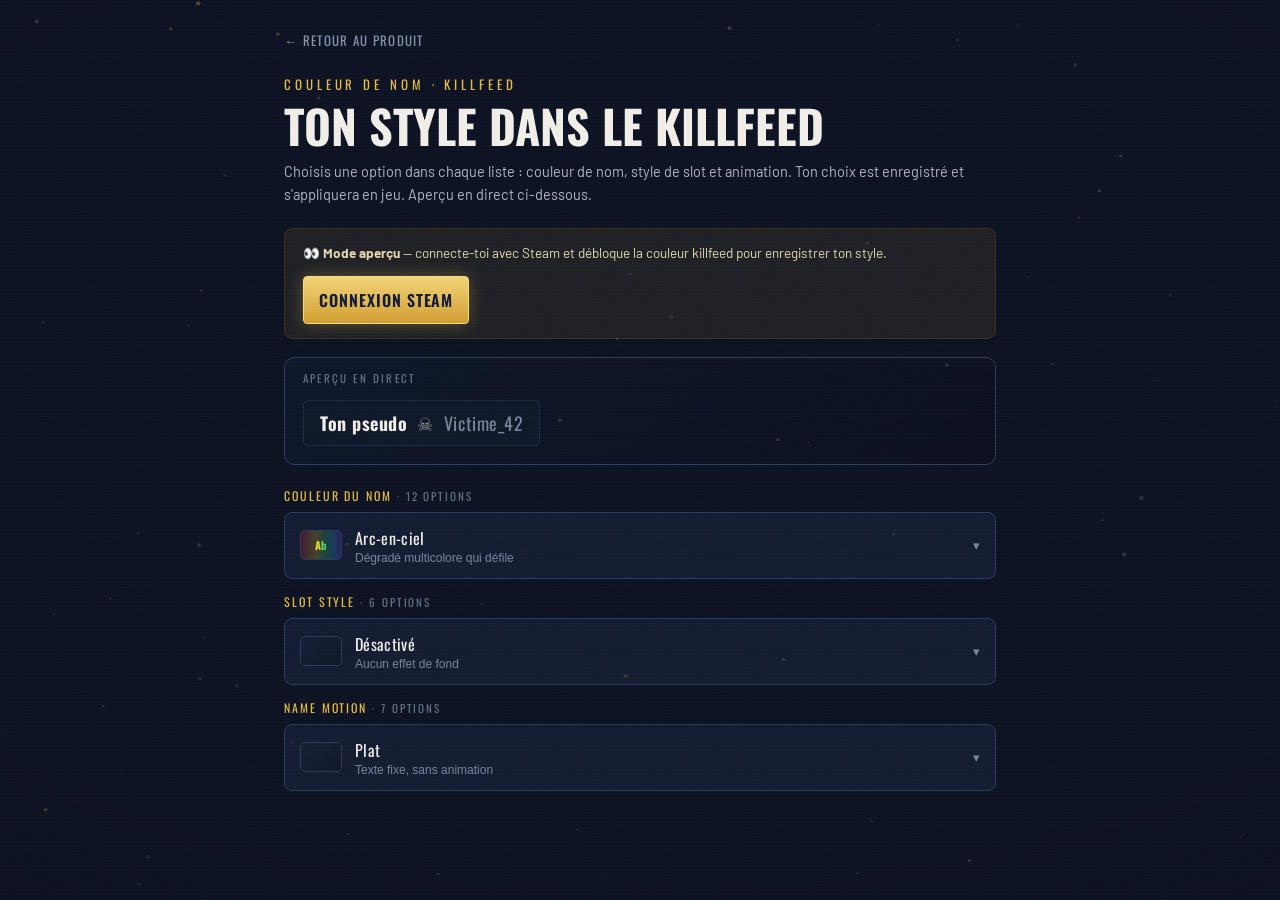
<file: killfeed.html>
<!DOCTYPE html>
<html lang="fr">
<head>
  <meta charset="UTF-8" />
  <meta name="viewport" content="width=device-width, initial-scale=1.0" />
  <title>L'EXIL — Style Killfeed</title>
  <link rel="icon" href="/img/logo.png" />
  <link rel="stylesheet" href="/style.css?v=14" />
  <style>
    .kf-page { max-width: 760px; margin: 0 auto; padding: 30px 24px 90px; }
    .back-link { font-family: var(--font-head); font-size: 13px; letter-spacing: .1em; text-transform: uppercase; color: var(--muted-2); text-decoration: none; }
    .back-link:hover { color: var(--gold); }
    .kf-head { margin: 24px 0 22px; }
    .kf-head h1 { font-family: var(--font-head); font-size: clamp(30px, 4.4vw, 46px); text-transform: uppercase; margin: 0; line-height: 1; }
    .kf-head p { font-size: 14.5px; line-height: 1.6; color: var(--muted); margin-top: 12px; }
    .loading { text-align: center; padding: 40px; color: var(--muted-3); }
  </style>
</head>
<body>
  <canvas id="fxAsh" aria-hidden="true"></canvas>
  <div class="fx-vignette" aria-hidden="true"></div>
  <div class="fx-scanlines" aria-hidden="true"></div>

  <div class="kf-page">
    <a href="produit.html?id=col-kf" class="back-link">← Retour au produit</a>
    <div class="kf-head">
      <div class="sec-eyebrow">Couleur de nom · Killfeed</div>
      <h1>Ton style dans le killfeed</h1>
      <p>Choisis une option dans chaque liste : couleur de nom, style de slot et animation. Ton choix est enregistré et s'appliquera en jeu. Aperçu en direct ci-dessous.</p>
    </div>
    <div id="kfRoot"><p class="loading">Chargement…</p></div>
  </div>

  <script src="/config.js?v=14"></script>
  <script src="/fx.js?v=14"></script>
  <script src="/kf-chooser.js?v=14"></script>
  <script>window.LEXIL_KF.mount(document.getElementById("kfRoot"));</script>
</body>
</html>
</file>
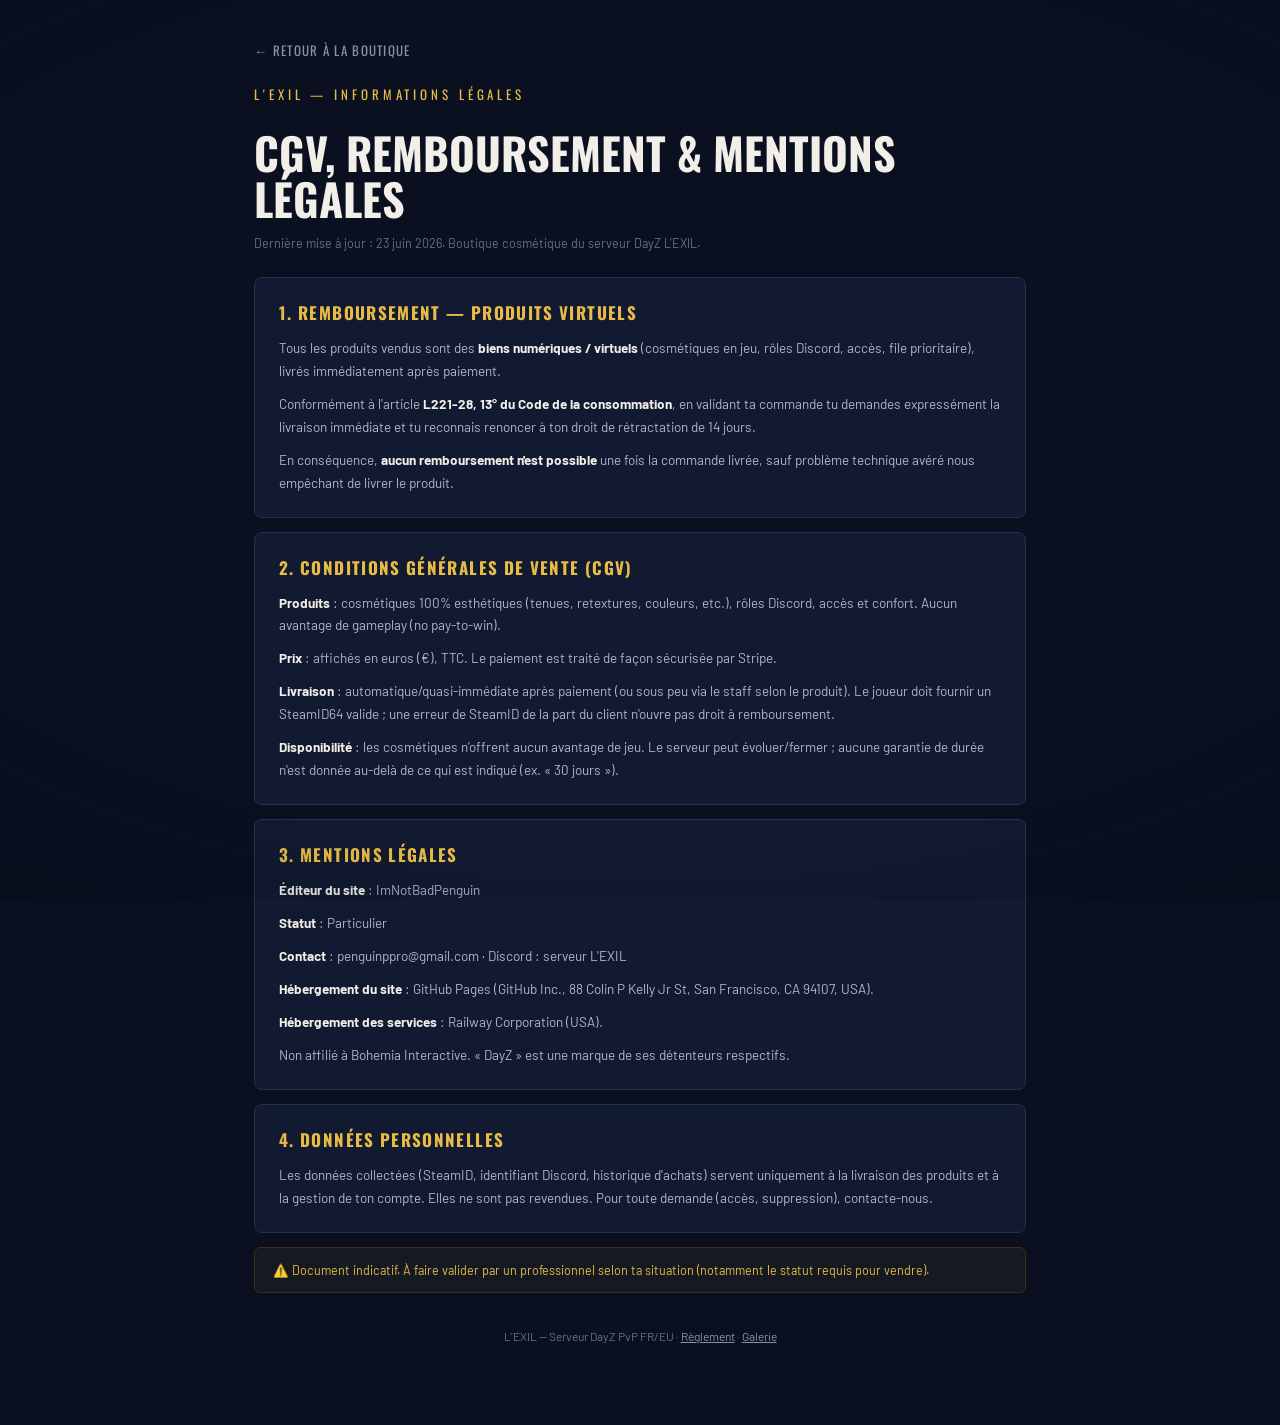
<file: legal.html>
<!DOCTYPE html>
<html lang="fr">
<head>
  <meta charset="UTF-8" />
  <meta name="viewport" content="width=device-width, initial-scale=1.0" />
  <title>L'EXIL — CGV, Remboursement &amp; Mentions légales</title>
  <link rel="icon" href="/img/logo.png" />
  <link rel="stylesheet" href="/style.css?v=14" />
  <style>
    .page-wrap { max-width: 820px; margin: 0 auto; padding: 40px 24px 70px; }
    .back-link { font-family: var(--font-head); font-size: 13px; letter-spacing: .1em; text-transform: uppercase; color: var(--muted-2); text-decoration: none; }
    .back-link:hover { color: var(--gold); }
    .page-head h1 { font-family: var(--font-head); font-size: clamp(28px, 4.5vw, 44px); text-transform: uppercase; margin: 26px 0 8px; line-height: 1.05; }
    .maj { font-size: 12.5px; color: var(--muted-4); margin-bottom: 26px; }
    .legal-sec { padding: 22px 24px; background: var(--card); border: 1px solid var(--border); border-radius: 8px; margin-bottom: 14px; }
    .legal-sec h2 { font-family: var(--font-head); font-size: 17px; letter-spacing: .08em; text-transform: uppercase; color: var(--gold); margin: 0 0 12px; }
    .legal-sec p { font-size: 13.5px; line-height: 1.7; color: var(--muted); margin: 0 0 10px; }
    .legal-sec p:last-child { margin-bottom: 0; }
    .legal-sec b { color: var(--text); }
    .warn-box { border-color: #3d3016; background: rgba(232, 187, 69, .05); font-size: 12.5px; color: var(--gold); padding: 14px 18px; border: 1px solid #3d3016; border-radius: 6px; }
    .page-foot { text-align: center; font-size: 12px; color: var(--muted-4); margin-top: 36px; }
    .page-foot a { color: var(--muted-2); }
  </style>
</head>
<body>
  <div class="fx-vignette" aria-hidden="true"></div>
  <div class="page-wrap">
    <a href="/" class="back-link">← Retour à la boutique</a>
    <div class="page-head">
      <div class="sec-eyebrow" style="margin-top:24px">L'EXIL — Informations légales</div>
      <h1>CGV, Remboursement &amp; Mentions légales</h1>
    </div>
    <p class="maj">Dernière mise à jour : 23 juin 2026. Boutique cosmétique du serveur DayZ L'EXIL.</p>

    <div class="legal-sec">
      <h2>1. Remboursement — produits virtuels</h2>
      <p>Tous les produits vendus sont des <b>biens numériques / virtuels</b> (cosmétiques en jeu, rôles Discord, accès, file prioritaire), livrés immédiatement après paiement.</p>
      <p>Conformément à l'article <b>L221-28, 13° du Code de la consommation</b>, en validant ta commande tu demandes expressément la livraison immédiate et tu reconnais renoncer à ton droit de rétractation de 14 jours.</p>
      <p>En conséquence, <b>aucun remboursement n'est possible</b> une fois la commande livrée, sauf problème technique avéré nous empêchant de livrer le produit.</p>
    </div>

    <div class="legal-sec">
      <h2>2. Conditions générales de vente (CGV)</h2>
      <p><b>Produits</b> : cosmétiques 100% esthétiques (tenues, retextures, couleurs, etc.), rôles Discord, accès et confort. Aucun avantage de gameplay (no pay-to-win).</p>
      <p><b>Prix</b> : affichés en euros (€), TTC. Le paiement est traité de façon sécurisée par Stripe.</p>
      <p><b>Livraison</b> : automatique/quasi-immédiate après paiement (ou sous peu via le staff selon le produit). Le joueur doit fournir un SteamID64 valide ; une erreur de SteamID de la part du client n'ouvre pas droit à remboursement.</p>
      <p><b>Disponibilité</b> : les cosmétiques n'offrent aucun avantage de jeu. Le serveur peut évoluer/fermer ; aucune garantie de durée n'est donnée au-delà de ce qui est indiqué (ex. « 30 jours »).</p>
    </div>

    <div class="legal-sec">
      <h2>3. Mentions légales</h2>
      <p><b>Éditeur du site</b> : ImNotBadPenguin</p>
      <p><b>Statut</b> : Particulier</p>
      <p><b>Contact</b> : penguinppro@gmail.com · Discord : serveur L'EXIL</p>
      <p><b>Hébergement du site</b> : GitHub Pages (GitHub Inc., 88 Colin P Kelly Jr St, San Francisco, CA 94107, USA).</p>
      <p><b>Hébergement des services</b> : Railway Corporation (USA).</p>
      <p>Non affilié à Bohemia Interactive. « DayZ » est une marque de ses détenteurs respectifs.</p>
    </div>

    <div class="legal-sec">
      <h2>4. Données personnelles</h2>
      <p>Les données collectées (SteamID, identifiant Discord, historique d'achats) servent uniquement à la livraison des produits et à la gestion de ton compte. Elles ne sont pas revendues. Pour toute demande (accès, suppression), contacte-nous.</p>
    </div>

    <p class="warn-box">⚠️ Document indicatif. À faire valider par un professionnel selon ta situation (notamment le statut requis pour vendre).</p>
    <p class="page-foot">L'EXIL — Serveur DayZ PvP FR/EU · <a href="regles.html">Règlement</a> · <a href="galerie.html">Galerie</a></p>
  </div>
</body>
</html>
</file>
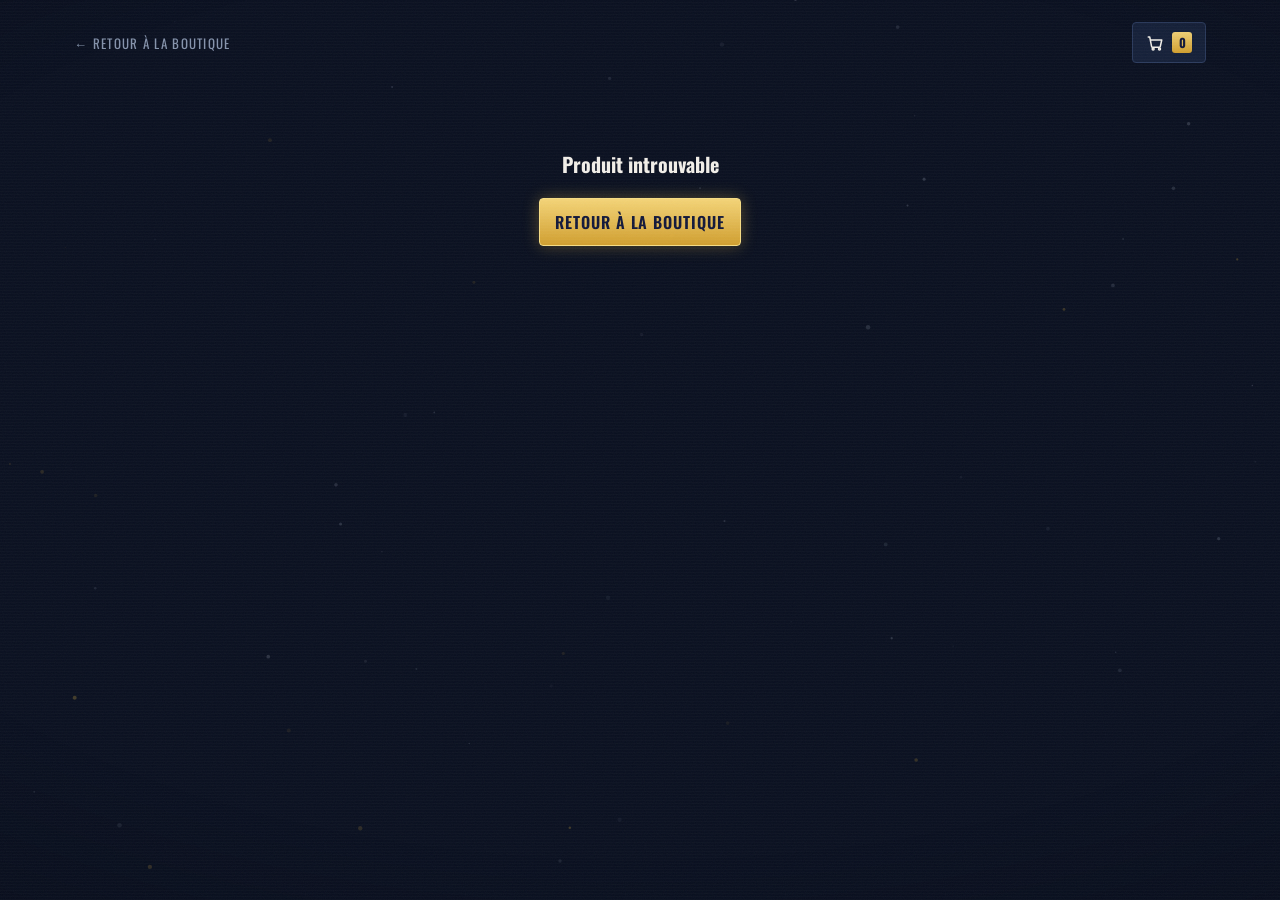
<file: produit.html>
<!DOCTYPE html>
<html lang="fr">
<head>
  <meta charset="UTF-8" />
  <meta name="viewport" content="width=device-width, initial-scale=1.0" />
  <title>L'EXIL — Produit</title>
  <link rel="icon" href="/img/logo.png" />
  <link rel="stylesheet" href="/style.css?v=14" />
  <style>
    .pp-bar { max-width: 1180px; margin: 0 auto; padding: 22px 24px 0; display: flex; align-items: center; justify-content: space-between; gap: 16px; }
    .pp-bar a.back { font-family: var(--font-head); font-size: 13px; letter-spacing: .1em; text-transform: uppercase; color: var(--muted-2); text-decoration: none; }
    .pp-bar a.back:hover { color: var(--gold); }
    .pp-cart { display: flex; align-items: center; gap: 8px; padding: 9px 13px; background: #152039; border: 1px solid var(--border-2); border-radius: 4px; color: var(--text); cursor: pointer; text-decoration: none; }
    .pp-cart:hover { border-color: var(--gold); }
    .pp-cart span { min-width: 20px; padding: 1px 6px; border-radius: 3px; text-align: center; background: linear-gradient(180deg, var(--gold-2), var(--gold-3)); color: #12183a; font-family: var(--font-head); font-weight: 700; font-size: 12.5px; }

    .pp-wrap { max-width: 1180px; margin: 0 auto; padding: 26px 24px 90px; }
    .pp-grid { display: grid; grid-template-columns: 1fr 1fr; gap: 40px; align-items: start; }
    .pp-media {
      border: 1px solid var(--border-2); border-radius: 12px; min-height: 440px; display: grid; place-items: center;
      background: radial-gradient(240px 200px at 50% 42%, rgba(232,187,69,.14), transparent 70%), linear-gradient(135deg, #0c1428, #080d1c);
      position: relative; overflow: hidden;
    }
    .pp-media img { width: min(320px, 70%); height: auto; filter: drop-shadow(0 14px 34px rgba(0,0,0,.6)); }
    .pp-media video { width: 100%; height: 100%; max-height: 520px; object-fit: contain; background: #05070f; }

    .pp-tag { display: inline-block; font-family: var(--font-head); font-size: 11px; letter-spacing: .16em; text-transform: uppercase; color: var(--muted-2);
      border: 1px solid var(--border-2); background: #0a1226; padding: 5px 11px; border-radius: 4px; }
    .pp-badge { display: inline-block; margin-left: 8px; font-family: var(--font-head); font-size: 11px; letter-spacing: .12em; text-transform: uppercase; font-weight: 700;
      padding: 5px 11px; border-radius: 4px; background: linear-gradient(180deg, var(--gold-2), var(--gold-3)); color: #12183a; }
    .pp-title { font-family: var(--font-head); font-weight: 700; font-size: clamp(30px, 4.2vw, 46px); line-height: 1.02; text-transform: uppercase; margin: 16px 0 10px; }
    .pp-price { font-family: var(--font-head); font-weight: 700; font-size: 34px; color: var(--gold); }
    .pp-desc { font-size: 15px; line-height: 1.65; color: var(--muted); margin: 18px 0 6px; border-top: 1px solid var(--border); padding-top: 18px; }

    .pp-feat-title { font-family: var(--font-head); font-size: 15px; letter-spacing: .1em; text-transform: uppercase; color: var(--gold); margin: 20px 0 12px; }
    .pp-features { list-style: none; margin: 0 0 8px; padding: 0; display: grid; gap: 10px; }
    .pp-features li { position: relative; padding-left: 28px; font-size: 14.5px; color: #c9d2e0; line-height: 1.5; }
    .pp-features li::before { content: "✓"; position: absolute; left: 0; top: 0; width: 19px; height: 19px; display: grid; place-items: center; border-radius: 3px;
      background: rgba(57,213,107,.12); border: 1px solid #1f4a2e; color: var(--green); font-size: 12px; }

    .pp-variants { margin: 22px 0 8px; }
    .pp-variants-label { font-family: var(--font-head); font-size: 11px; letter-spacing: .18em; text-transform: uppercase; color: var(--muted-3); margin-bottom: 8px; }
    .pp-variant-row { display: flex; gap: 8px; flex-wrap: wrap; }
    .pp-variant { padding: 10px 16px; border-radius: 6px; background: #0d1730; border: 1px solid var(--border-2); color: var(--muted);
      font-family: var(--font-head); font-size: 13px; letter-spacing: .04em; text-transform: uppercase; cursor: pointer; }
    .pp-variant:hover { border-color: var(--gold); }
    .pp-variant.active { background: rgba(232,187,69,.13); border-color: var(--gold); color: var(--gold-2); }

    .pp-kf-title { font-family: var(--font-head); font-size: 15px; letter-spacing: .1em; text-transform: uppercase; color: var(--gold); margin: 22px 0 12px; }
    #ppKf { margin-bottom: 6px; }

    .pp-buy { display: flex; align-items: center; gap: 16px; margin-top: 20px; }
    .pp-add { flex: 1; justify-content: center; padding: 16px; font-size: 17px; }
    .pp-note { font-size: 12px; color: var(--muted-4); margin: 14px 0 0; line-height: 1.5; }

    .pp-msg { position: fixed; left: 50%; transform: translateX(-50%); bottom: 22px; z-index: 40; display: flex; align-items: center; gap: 14px; max-width: 92vw;
      padding: 13px 20px; border-radius: 8px; background: #0e2a1a; border: 1px solid var(--green); box-shadow: 0 14px 40px rgba(0,0,0,.5);
      opacity: 0; pointer-events: none; transition: opacity .25s, transform .25s; }
    .pp-msg.show { opacity: 1; pointer-events: auto; }
    .pp-msg span { font-family: var(--font-head); font-size: 14.5px; color: #a8f2c0; }
    .pp-msg a { font-family: var(--font-head); font-size: 13px; letter-spacing: .04em; text-transform: uppercase; color: #12183a; background: linear-gradient(180deg, var(--gold-2), var(--gold-3)); padding: 8px 14px; border-radius: 5px; text-decoration: none; white-space: nowrap; }
    .loading { text-align: center; padding: 60px; color: var(--muted-3); }

    @media (max-width: 780px) { .pp-grid { grid-template-columns: 1fr; gap: 22px; } .pp-media { min-height: 300px; } }
  </style>
</head>
<body>
  <canvas id="fxAsh" aria-hidden="true"></canvas>
  <div class="fx-vignette" aria-hidden="true"></div>
  <div class="fx-scanlines" aria-hidden="true"></div>

  <div class="pp-bar">
    <a href="/#boutique" class="back">← Retour à la boutique</a>
    <a href="/?cart=1#boutique" class="pp-cart" aria-label="Panier">
      <svg width="18" height="18" viewBox="0 0 24 24" fill="none" stroke="currentColor" stroke-width="2" stroke-linecap="round" stroke-linejoin="round"><path d="M3 4h2l2.4 12.5a1.5 1.5 0 0 0 1.5 1.2h8.7a1.5 1.5 0 0 0 1.5-1.2L21 8H6"></path><circle cx="9.5" cy="20" r="1.3"></circle><circle cx="18" cy="20" r="1.3"></circle></svg>
      <span id="ppCartCount">0</span>
    </a>
  </div>

  <div class="pp-wrap"><div id="ppRoot"><p class="loading">Chargement du produit…</p></div></div>
  <div class="pp-msg" id="ppMsg"></div>

  <script src="/config.js?v=14"></script>
  <script src="/fx.js?v=14"></script>
  <script src="/kf-chooser.js?v=14"></script>
  <script>
  (() => {
    const CFG = window.CONFIG;
    const $ = (id) => document.getElementById(id);
    const esc = (s) => String(s ?? "").replace(/[&<>"']/g, (c) => ({ "&": "&amp;", "<": "&lt;", ">": "&gt;", '"': "&quot;", "'": "&#39;" }[c]));
    const fmt = (n) => n.toFixed(2).replace(".", ",").replace(",00", "") + "€";
    const store = {
      get(k, fb) { try { const v = localStorage.getItem(k); return v === null ? fb : v; } catch { return fb; } },
      set(k, v) { try { localStorage.setItem(k, v); } catch {} },
    };

    const id = new URLSearchParams(location.search).get("id");
    const p = (CFG.catalogue || []).find((x) => x.id === id);
    let variant = p && p.variantes ? CFG.durees[0].key : null;

    // Panier (même format/clé que la boutique).
    let cart = {}; try { cart = JSON.parse(store.get("lexil_cart", "null")) || {}; } catch { cart = {}; }
    const cartCount = () => Object.keys(cart).reduce((a, k) => a + (cart[k].qty || 0), 0);
    const refreshCount = () => ($("ppCartCount").textContent = cartCount());
    refreshCount();

    const iconFile = () => (p.variantes ? p.id + "-" + variant : p.id);
    const priceOf = () => (p.variantes ? CFG.durees.find((d) => d.key === variant).prix : p.prix);
    const dureeLabel = () => (p.variantes ? (variant === "30j" ? "30 jours" : "À vie") : p.duree);

    if (!p) {
      $("ppRoot").innerHTML = `<div class="loading"><b style="font-family:var(--font-head);font-size:20px;color:var(--text)">Produit introuvable</b><br><br><a class="btn btn-gold" href="/#boutique">Retour à la boutique</a></div>`;
      return;
    }
    document.title = "L'EXIL — " + p.nom;

    function render() {
      const prix = priceOf();
      $("ppRoot").innerHTML = `
        <div class="pp-grid">
          <div class="pp-media">
            ${p.video
              ? `<video src="${esc(p.video)}" controls preload="metadata" loop playsinline poster="/img/icons/${iconFile()}.png"></video>`
              : `<img src="/img/icons/${iconFile()}.png" alt="${esc(p.nom)}" onerror="this.onerror=null;this.src='/img/logo.png'"/>`}
          </div>
          <div class="pp-info">
            <div>
              <span class="pp-tag">${esc(CFG.catLabels[p.cat] || p.cat)}</span>
              <span class="pp-tag">${esc(dureeLabel())}</span>
              ${p.badge ? `<span class="pp-badge">${esc(p.badge)}</span>` : ""}
            </div>
            <h1 class="pp-title">${esc(p.nom)}</h1>
            <div class="pp-price" id="ppPrice">${fmt(prix)}</div>
            <p class="pp-desc">${esc(p.long || p.court || "")}</p>

            ${(p.features && p.features.length) ? `
              <div class="pp-feat-title">Caractéristiques</div>
              <ul class="pp-features">${p.features.map((f) => `<li>${esc(f)}</li>`).join("")}</ul>` : ""}

            ${p.variantes ? `
              <div class="pp-variants">
                <div class="pp-variants-label">Durée</div>
                <div class="pp-variant-row">
                  ${CFG.durees.map((d) => `<button class="pp-variant ${d.key === variant ? "active" : ""}" data-v="${d.key}">${d.label} · ${fmt(d.prix)}</button>`).join("")}
                </div>
              </div>` : ""}

            ${p.id === "col-kf" ? `
              <div class="pp-kf-title">🎯 Personnalise ton style</div>
              <div id="ppKf"><p class="loading" style="padding:20px">Chargement des styles…</p></div>` : ""}

            <div class="pp-buy">
              <button class="btn btn-gold pp-add" id="ppAdd">Ajouter au panier</button>
            </div>
            <p class="pp-note">100% cosmétique — aucun avantage de jeu. Livraison automatique en jeu après paiement.</p>
          </div>
        </div>`;

      $("ppRoot").querySelectorAll("[data-v]").forEach((b) =>
        b.addEventListener("click", () => { variant = b.dataset.v; render(); })
      );
      $("ppAdd").addEventListener("click", addToCart);
      // Killfeed : monte les 3 listes de styles directement sur la fiche produit.
      if (p.id === "col-kf" && window.LEXIL_KF) window.LEXIL_KF.mount($("ppKf"));
    }

    function addToCart() {
      let prix = p.prix, sub = CFG.catLabels[p.cat], lineKey = p.id;
      if (p.variantes) {
        const v = CFG.durees.find((x) => x.key === variant);
        prix = v.prix; sub = "Couleur — " + v.label; lineKey = p.id + ":" + variant;
      }
      cart[lineKey] = { nom: p.nom, sub, prix, qty: (cart[lineKey] ? cart[lineKey].qty : 0) + 1 };
      store.set("lexil_cart", JSON.stringify(cart));
      refreshCount();
      const m = $("ppMsg");
      m.innerHTML = `<span>✅ Ajouté au panier</span><a href="/?cart=1#boutique">Voir le panier →</a>`;
      m.classList.add("show");
      clearTimeout(addToCart._t); addToCart._t = setTimeout(() => m.classList.remove("show"), 5000);
    }

    render();
  })();
  </script>
</body>
</html>
</file>
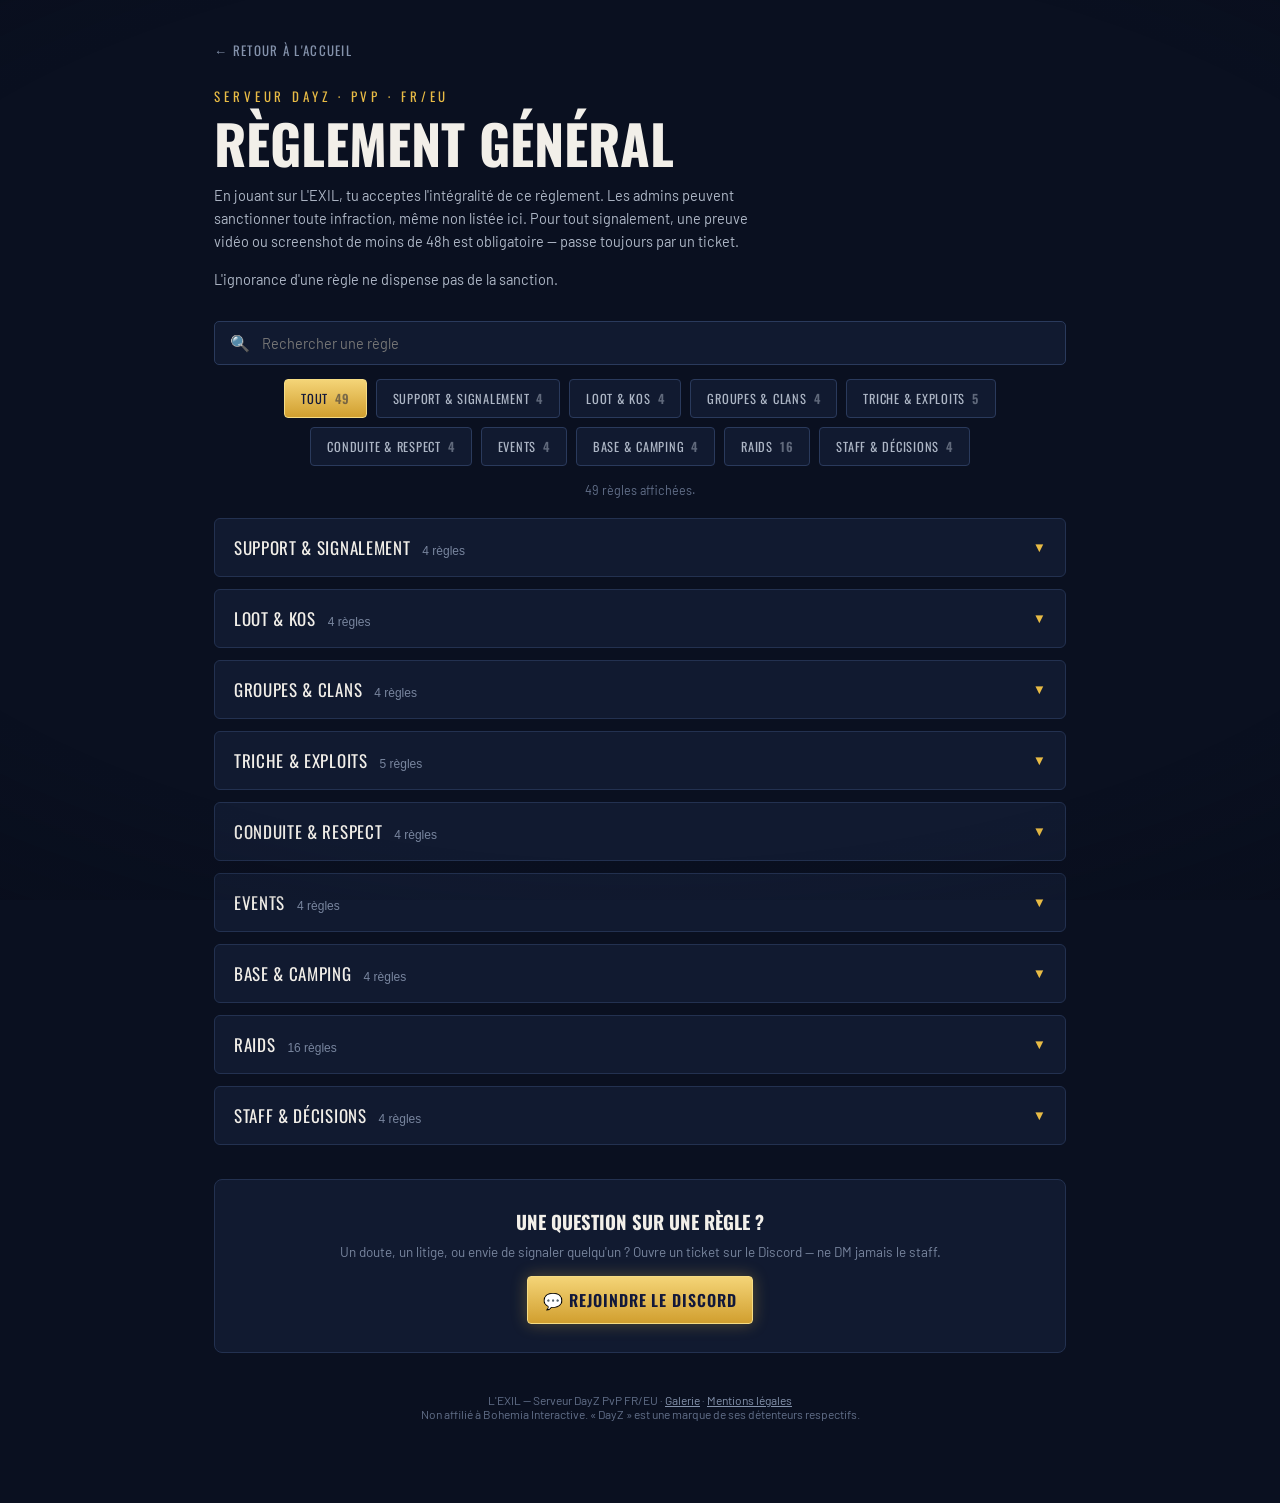
<file: regles.html>
<!DOCTYPE html>
<html lang="fr">
<head>
  <meta charset="UTF-8" />
  <meta name="viewport" content="width=device-width, initial-scale=1.0" />
  <title>L'EXIL — Règlement général</title>
  <link rel="icon" href="/img/logo.png" />
  <link rel="stylesheet" href="/style.css?v=14" />
  <style>
    .page-wrap { max-width: 900px; margin: 0 auto; padding: 40px 24px 70px; }
    .back-link { font-family: var(--font-head); font-size: 13px; letter-spacing: .1em; text-transform: uppercase; color: var(--muted-2); text-decoration: none; }
    .back-link:hover { color: var(--gold); }
    .page-head { margin: 26px 0 30px; }
    .page-head .sec-eyebrow { margin-bottom: 10px; }
    .page-head h1 { font-family: var(--font-head); font-size: clamp(34px, 5vw, 54px); text-transform: uppercase; margin: 0; line-height: 1; }
    .page-head p { max-width: 70ch; font-size: 14.5px; line-height: 1.6; color: var(--muted); margin-top: 14px; }
    .warn { color: var(--gold); font-size: 13px; }
    .rule-search { display: flex; align-items: center; gap: 10px; padding: 11px 15px; background: var(--card); border: 1px solid var(--border-2); border-radius: 5px; margin-bottom: 14px; }
    .rule-search input { flex: 1; background: none; border: none; outline: none; color: var(--text); font-family: var(--font-body); font-size: 14.5px; }
    .cat-count { text-align: center; font-size: 12.5px; color: var(--muted-4); margin: 16px 0 20px; }
    .rcat { border: 1px solid var(--border); border-radius: 6px; background: var(--card); margin-bottom: 12px; overflow: hidden; }
    .rcat-head { width: 100%; display: flex; justify-content: space-between; align-items: center; padding: 16px 19px; background: none; border: none; cursor: pointer; color: var(--text); }
    .rcat-head:hover { background: rgba(232, 187, 69, .05); }
    .rcat-title { font-family: var(--font-head); font-size: 17px; letter-spacing: .04em; text-transform: uppercase; }
    .rcat-meta { font-size: 12px; color: var(--muted-3); margin-left: 12px; }
    .rcat-chev { color: var(--gold); transition: transform .25s; }
    .rcat.open .rcat-chev { transform: rotate(180deg); }
    .rcat-body { display: none; border-top: 1px solid var(--border); padding: 6px 19px 14px; }
    .rcat.open .rcat-body { display: block; }
    .rrule { display: flex; gap: 13px; padding: 12px 0; border-bottom: 1px solid #16233f; }
    .rrule:last-child { border-bottom: none; }
    .rrule-num { flex: none; width: 26px; height: 26px; display: grid; place-items: center; background: rgba(232, 187, 69, .12); border: 1px solid #3d3016; color: var(--gold); font-family: var(--font-head); font-weight: 700; font-size: 13px; border-radius: 4px; }
    .rrule-title { font-family: var(--font-head); font-size: 15.5px; color: var(--text); }
    .rrule-text { font-size: 13.5px; line-height: 1.55; color: var(--muted); margin-top: 4px; }
    .rrule-ban { display: inline-block; margin-top: 7px; font-family: var(--font-head); font-size: 10.5px; letter-spacing: .14em; padding: 3px 9px; background: rgba(207, 58, 44, .14); border: 1px solid var(--red); color: #f2988d; border-radius: 3px; }
    .rules-cta { text-align: center; margin-top: 34px; padding: 28px; background: var(--card); border: 1px solid var(--border); border-radius: 8px; }
    .rules-cta h3 { font-family: var(--font-head); text-transform: uppercase; margin: 0 0 8px; }
    .rules-cta p { font-size: 13.5px; color: var(--muted-3); margin: 0 0 16px; }
    .page-foot { text-align: center; font-size: 12px; color: var(--muted-4); margin-top: 40px; }
    .page-foot a { color: var(--muted-2); }
  </style>
</head>
<body>
  <div class="fx-vignette" aria-hidden="true"></div>
  <div class="page-wrap">
    <a href="/" class="back-link">← Retour à l'accueil</a>
    <div class="page-head">
      <div class="sec-eyebrow">Serveur DayZ · PvP · FR/EU</div>
      <h1>Règlement général</h1>
      <p>En jouant sur L'EXIL, tu acceptes l'intégralité de ce règlement. Les admins peuvent sanctionner toute infraction, même non listée ici. Pour tout signalement, une preuve vidéo ou screenshot de moins de 48h est obligatoire — passe toujours par un ticket.</p>
      <p class="warn">L'ignorance d'une règle ne dispense pas de la sanction.</p>
    </div>

    <div class="rule-search">🔍 <input id="ruleSearch" type="search" placeholder="Rechercher une règle" /></div>
    <div class="filters" id="catFilters" style="margin:0 0 4px"></div>
    <p class="cat-count" id="ruleCount"></p>
    <main id="rulesMain"></main>

    <div class="rules-cta">
      <h3>Une question sur une règle ?</h3>
      <p>Un doute, un litige, ou envie de signaler quelqu'un ? Ouvre un ticket sur le Discord — ne DM jamais le staff.</p>
      <a class="btn btn-gold" id="discordCta" target="_blank" href="#">💬 Rejoindre le Discord</a>
    </div>
    <p class="page-foot">L'EXIL — Serveur DayZ PvP FR/EU · <a href="galerie.html">Galerie</a> · <a href="legal.html">Mentions légales</a><br/>Non affilié à Bohemia Interactive. « DayZ » est une marque de ses détenteurs respectifs.</p>
  </div>

  <script src="/config.js?v=14"></script>
  <script>
    document.getElementById("discordCta").href = window.CONFIG.discordUrl;
    const CATS = [
      { name: "Support & signalement", rules: [
        ["Preuve obligatoire", "Tout signalement doit être accompagné d'une preuve vidéo ou screenshot de moins de 48h. Sans preuve, aucune sanction ne sera appliquée."],
        ["Passe par un ticket", "Ouvre toujours un ticket sur le Discord pour signaler un joueur ou régler un litige. Ne DM jamais le staff en privé."],
        ["Fausses accusations", "Accuser volontairement un joueur sans preuve, de façon répétée, entraîne une sanction contre toi."],
        ["Délai de traitement", "Un ticket peut prendre jusqu'à 48h à être traité. Reste courtois, le staff est bénévole."],
      ]},
      { name: "Loot & KOS", rules: [
        ["KOS autorisé", "Le Kill On Sight est autorisé partout sur la map, sauf à l'intérieur des safezones. Survie brutale, zéro pitié."],
        ["Full loot", "Voler le loot d'un joueur mort est totalement permis. C'est le cœur du PvP L'EXIL."],
        ["Blocage de loot", "Bloquer volontairement le loot d'un event avec des véhicules ou des constructions est interdit."],
        ["Timers de despawn", "Le loot au sol disparaît selon les timers du serveur. Ne compte pas dessus pour stocker."],
      ]},
      { name: "Groupes & clans", rules: [
        ["Taille de groupe", "Un groupe est limité à 6 joueurs maximum, sauf lors d'events spéciaux annoncés par le staff."],
        ["Teaming interdit", "S'allier avec un groupe ennemi pour dominer un event ou farmer est interdit."],
        ["Clan tag correct", "Ton clan tag ne doit contenir aucun terme haineux, raciste ou insultant. Il est visible par tous."],
        ["Trahison tolérée", "Les alliances temporaires sont permises. Une trahison se fait à tes risques et périls, c'est le jeu."],
      ]},
      { name: "Triche & exploits", rules: [
        ["Cheat = ban définitif", "Toute triche, cheat, macro abusive ou logiciel tiers entraîne un bannissement définitif et immédiat, sans appel.", true],
        ["Glitch & duplication", "Exploiter un glitch de map, dupliquer des objets ou passer à travers les murs est strictement interdit."],
        ["Combat-logging", "Se déconnecter en plein combat pour éviter la mort (combat-log) est puni d'un ban temporaire ou définitif."],
        ["Stream-sniping", "Rejoindre un stream pour traquer un joueur en direct entraîne une sanction immédiate."],
        ["Bug non signalé", "Abuser d'un bug sans le signaler au staff est considéré comme de la triche."],
      ]},
      { name: "Conduite & respect", rules: [
        ["Zéro discrimination", "Racisme, homophobie, sexisme et harcèlement sont sanctionnés par un ban, en jeu comme sur Discord."],
        ["Toxicité excessive", "Le trash-talk fait partie du PvP, mais la toxicité excessive et répétée dans le chat vocal ou proximité est punie."],
        ["Usurpation d'identité", "Se faire passer pour un membre du staff ou un autre joueur est interdit."],
        ["Pas de pub", "Faire la publicité d'autres serveurs dans le chat ou sur Discord entraîne un ban."],
      ]},
      { name: "Events", rules: [
        ["Annonces Discord", "Tous les events officiels sont annoncés à l'avance sur le Discord. Active les notifications pour ne rien rater."],
        ["Consignes spécifiques", "Chaque event peut avoir ses propres règles temporaires. Lis l'annonce avant de participer."],
        ["Loot PvP", "Le loot des events est disputé en PvP. À toi de le récupérer et de le défendre."],
        ["Pas de sabotage", "Saboter volontairement un event communautaire (blocage, griefing gratuit) entraîne une sanction."],
      ]},
      { name: "Base & camping", rules: [
        ["Raid autorisé", "Le raid de base est permis en respectant les timers de raid du serveur. Protège ta base en conséquence."],
        ["Zones publiques", "Interdit de construire pour bloquer les traders, safezones ou points de spawn publics."],
        ["Build spam", "Une base ne doit pas générer de lag serveur. Le build spam (constructions inutiles massives) est interdit."],
        ["Camping toléré", "Le camping de zones chaudes est autorisé, mais le staff peut intervenir en cas d'abus manifeste sur un spawn."],
      ]},
      { name: "Raids", rules: [
        ["Enregistre tes raids", "Tous les participants (raiders comme défenseurs) doivent enregistrer le raid. La vidéo doit être conservée au minimum 48h (ou plus si un accord d'enregistrement le précise) après la fin du raid, et présentée au staff sur demande pour garantir le fair-play."],
        ["Raids actifs uniquement", "Un raid doit montrer une progression continue. Si 45 minutes s'écoulent après la dernière charge de brèche posée sans progression dans la base, le raid est considéré terminé : les raiders doivent partir et les propriétaires peuvent reconstruire."],
        ["Redémarrage serveur", "En cas de redémarrage ou de crash serveur, le minuteur de raid est mis en pause jusqu'au retour du serveur."],
        ["Cooldown de raid", "Une même base ne peut pas être raidée de nouveau avant 6 heures."],
        ["Intention de raid", "Tout raid doit être mené dans le but de percer et de piller la base. Toute action visant uniquement à bloquer, harceler ou ruiner une base sans progresser dans le raid est considérée comme du griefing."],
        ["Pas de soft siding", "Tu ne peux PAS détruire les murs ou les cadres pour raider. Les raids doivent suivre le chemin de raid désigné, par les portes, avec l'équipement de raid approuvé uniquement."],
        ["Véhicules autorisés", "Utiliser une voiture ou un camion pour se hisser sur, dans ou par-dessus les bases est autorisé (empilement de véhicules interdit)."],
        ["Boost de joueurs", "Le boost / empilement de joueurs est limité à 2 participants (un joueur debout sur l'autre)."],
        ["Méthodes non listées", "Toute méthode de raid qui n'est pas clairement décrite dans les salons d'infos de raid ou de changelog est interdite."],
        ["Aucun exploit ni glitch", "Sont strictement interdits : glitcher dans les bases ; le boost, l'empilement ou les objets flottants ; utiliser la proximité (vicinity) pour looter à travers les murs ; se tenir sur les rotors d'hélico pour entrer ; bloquer les entrées ou l'accès au toit avec des véhicules."],
        ["Glitch de caméra", "Glitcher ta caméra pour voir à travers les objets est interdit."],
        ["Conduite des raiders", "Les POV de raid doivent être conservés 48h. Interdits : player cycling (connexion/déconnexion de personnages pendant le raid), combat log (tu dois être mort ou avoir fait F11 avant de te déconnecter), raid meta, poser des codelocks sur la base raidée, deviner/cracker/partager/exploiter les codes, inviter de nouveaux joueurs dans le groupe si vous êtes vous-mêmes raidés, construire pendant un raid, et bloquer les chemins de raid avec des objets. Le raid meta peut entraîner un ban immédiat."],
        ["Conduite des défenseurs", "Interdits : player cycling, combat log (mort ou F11 avant de te déconnecter), raid meta, construire pendant le raid — y compris remplacer les codelocks retirés par les raiders —, inviter des joueurs dans le groupe pendant que vous êtes raidés, et bloquer ou obstruer les chemins de raid avec des objets. Le raid meta peut entraîner un ban immédiat."],
        ["Drapeau de base", "Les propriétaires ne peuvent pas déplacer leur mât / land claim kit pendant qu'ils sont activement raidés."],
        ["Spawn dans une base", "Si tu spawn dans une base à cause de l'inactivité ou en tant que fresh spawn, tu ne peux pas la raider. Ouvre un ticket et un admin te téléportera à l'extérieur."],
        ["Griefing interdit", "Le griefing est interdit : jeter intentionnellement de grandes quantités d'objets ou tenter de ruiner une base sans intention de la raider ou de l'utiliser. Jeter accidentellement de petites quantités d'objets bas de gamme peut ne pas être considéré comme du griefing, à la discrétion de l'admin."],
      ]},
      { name: "Staff & décisions", rules: [
        ["Décisions finales", "Les décisions du staff sont finales. Toute contestation se fait calmement via un ticket."],
        ["Infractions non listées", "Les admins peuvent sanctionner tout comportement nuisible, même s'il n'est pas explicitement listé dans ce règlement."],
        ["Abus de pouvoir", "En cas d'abus supposé d'un membre du staff, ouvre un ticket adressé au fondateur avec tes preuves."],
        ["Nul n'est censé ignorer", "L'ignorance d'une règle ne dispense pas de la sanction. En jouant, tu acceptes l'intégralité de ce règlement."],
      ]},
    ];

    let activeCat = "Tout", query = "";
    const total = CATS.reduce((a, c) => a + c.rules.length, 0);

    function renderFilters() {
      const el = document.getElementById("catFilters");
      el.innerHTML = [`<button class="filter-btn ${activeCat === "Tout" ? "active" : ""}" data-cat="Tout">Tout<span>${total}</span></button>`]
        .concat(CATS.map((c) => `<button class="filter-btn ${activeCat === c.name ? "active" : ""}" data-cat="${c.name}">${c.name}<span>${c.rules.length}</span></button>`))
        .join("");
      el.querySelectorAll("button").forEach((b) => b.addEventListener("click", () => { activeCat = b.dataset.cat; render(); }));
    }

    function render() {
      renderFilters();
      const q = query.trim().toLowerCase();
      let shown = 0;
      document.getElementById("rulesMain").innerHTML = CATS
        .filter((c) => activeCat === "Tout" || c.name === activeCat)
        .map((c) => {
          const rules = c.rules.filter(([t, x]) => !q || (t + " " + x).toLowerCase().includes(q));
          if (!rules.length) return "";
          shown += rules.length;
          const open = q || activeCat !== "Tout" ? "open" : "";
          return `
          <div class="rcat ${open}">
            <button class="rcat-head"><span><span class="rcat-title">${c.name}</span><span class="rcat-meta">${rules.length} règle${rules.length > 1 ? "s" : ""}</span></span><span class="rcat-chev">▼</span></button>
            <div class="rcat-body">${rules.map(([t, x, ban], i) => `
              <div class="rrule"><span class="rrule-num">${i + 1}</span><div><div class="rrule-title">${t}</div><div class="rrule-text">${x}</div>${ban ? `<span class="rrule-ban">Ban définitif</span>` : ""}</div></div>`).join("")}
            </div>
          </div>`;
        }).join("");
      document.getElementById("ruleCount").textContent = shown + " règle" + (shown > 1 ? "s" : "") + " affichée" + (shown > 1 ? "s" : "") + ".";
      document.querySelectorAll(".rcat-head").forEach((h) => h.addEventListener("click", () => h.parentElement.classList.toggle("open")));
    }
    document.getElementById("ruleSearch").addEventListener("input", (e) => { query = e.target.value; render(); });
    render();
  </script>
</body>
</html>
</file>
<file: style.css>
@import url("https://fonts.googleapis.com/css2?family=Oswald:wght@400;500;600;700&family=Barlow:wght@400;500&display=swap");

:root {
  --bg: #0a1020;
  --bg-2: #0d1428;
  --card: #111a30;
  --border: #233150;
  --border-2: #2a3a5c;
  --gold: #e8bb45;
  --gold-2: #f4d477;
  --gold-3: #d19f2f;
  --red: #cf3a2c;
  --discord: #5865f2;
  --green: #39d56b;
  --text: #f2efe9;
  --muted: #aeb7c6;
  --muted-2: #8593ac;
  --muted-3: #78859e;
  --muted-4: #63708a;
  --accent: var(--gold);
  --accent-2: var(--gold-2);
  --font-head: "Oswald", sans-serif;
  --font-body: "Barlow", sans-serif;
}

* { box-sizing: border-box; }

body {
  margin: 0;
  font-family: var(--font-body);
  background: var(--bg);
  color: var(--text);
}

a { color: inherit; }
.wrap { max-width: 1200px; margin: 0 auto; padding-left: 24px; padding-right: 24px; }

.btn {
  display: inline-flex;
  align-items: center;
  gap: 9px;
  font-family: var(--font-head);
  font-weight: 600;
  letter-spacing: .06em;
  text-transform: uppercase;
  text-decoration: none;
  border-radius: 4px;
  cursor: pointer;
  border: 1px solid transparent;
}
.btn-gold {
  padding: 11px 15px;
  background: linear-gradient(180deg, var(--gold-2), var(--gold-3));
  border-color: #f6dc84;
  color: #12183a;
  box-shadow: 0 0 16px rgba(232, 187, 69, .32);
}
.btn-gold:hover { filter: brightness(1.07); }
.btn-outline {
  padding: 9px 16px;
  background: #152039;
  border-color: var(--border-2);
  color: var(--text);
  font-size: 13.5px;
}
.btn-outline:hover { border-color: var(--gold); }
.btn:disabled { opacity: .6; cursor: default; }

/* ============ NAV ============ */
.site-header {
  position: sticky;
  top: 0;
  z-index: 40;
  backdrop-filter: blur(12px);
  background: rgba(9, 14, 30, .86);
  border-bottom: 1px solid #1e2a44;
}
.site-header .wrap {
  padding-top: 11px;
  padding-bottom: 11px;
  display: flex;
  align-items: center;
  gap: 20px;
  flex-wrap: wrap;
}
.brand {
  display: flex;
  align-items: center;
  gap: 11px;
  text-decoration: none;
  margin-right: auto;
}
.brand img { width: 42px; height: 42px; object-fit: contain; display: block; }
.brand-name { font-family: var(--font-head); font-weight: 700; font-size: 20px; letter-spacing: .07em; color: var(--text); line-height: 1.1; }
.brand-tag { font-size: 9px; letter-spacing: .34em; color: var(--gold); font-weight: 700; }

.nav-links { display: flex; align-items: center; gap: 22px; flex-wrap: wrap; }
.nav-links a {
  font-family: var(--font-head);
  font-size: 13.5px;
  letter-spacing: .08em;
  text-transform: uppercase;
  color: var(--muted);
  text-decoration: none;
}
.nav-links a:hover { color: #fff; }

/* ============ HERO ============ */
.hero {
  position: relative;
  min-height: 86vh;
  display: flex;
  align-items: center;
  overflow: hidden;
  background:
    radial-gradient(120% 90% at 85% 18%, rgba(232, 187, 69, .12), transparent 55%),
    radial-gradient(95% 85% at 10% 95%, rgba(42, 64, 120, .30), transparent 62%),
    linear-gradient(135deg, #0c1428 0%, #0a1020 48%, #080d1c 100%);
  background-size: 170% 170%;
  animation: bgShift 24s ease-in-out infinite;
}
.hero-grid {
  position: relative;
  margin: 0 auto;
  max-width: 1200px;
  padding: 80px 24px;
  width: 100%;
  display: grid;
  grid-template-columns: repeat(auto-fit, minmax(300px, 1fr));
  gap: 40px;
  align-items: center;
}
.eyebrow { display: flex; align-items: center; gap: 12px; margin-bottom: 20px; }
.eyebrow-line { width: 28px; height: 2px; background: var(--gold); }
.eyebrow-text { font-family: var(--font-head); font-size: 13px; letter-spacing: .32em; color: var(--gold); text-transform: uppercase; font-weight: 600; }

.status-pill {
  display: inline-flex;
  align-items: center;
  gap: 9px;
  padding: 7px 14px;
  border: 1px solid var(--border-2);
  background: rgba(232, 187, 69, .06);
  margin-bottom: 24px;
  border-radius: 3px;
  font-family: var(--font-head);
  font-size: 12px;
  letter-spacing: .14em;
  color: #c7cfdd;
  text-transform: uppercase;
}
.status-dot { width: 8px; height: 8px; border-radius: 50%; background: var(--green); box-shadow: 0 0 10px var(--green); animation: pulse 2s ease-in-out infinite; }

.hero h1 { font-family: var(--font-head); font-weight: 700; font-size: clamp(44px, 7vw, 92px); line-height: .9; letter-spacing: .012em; text-transform: uppercase; margin: 0; }
.hero h1 .line-1 { display: block; color: #f6f4ef; text-shadow: 0 4px 26px rgba(0, 0, 0, .5); }
.hero h1 .line-2 {
  display: block;
  background: linear-gradient(100deg, #c1902c 0%, var(--gold-2) 24%, #fff2c4 40%, var(--gold-2) 56%, #c1902c 82%);
  background-size: 200% auto;
  -webkit-background-clip: text;
  background-clip: text;
  -webkit-text-fill-color: transparent;
  color: transparent;
  animation: goldShimmer 5s linear infinite;
}

.hero-sub { position: relative; display: inline-block; margin-top: 24px; }
.hero-sub span { font-family: var(--font-head); font-weight: 600; font-size: clamp(15px, 2.3vw, 22px); letter-spacing: .05em; text-transform: uppercase; color: var(--text); }
.hero-sub::after { content: ""; position: absolute; left: 0; bottom: -8px; height: 3px; width: 100%; background: var(--red); border-radius: 2px; box-shadow: 0 0 14px rgba(207, 58, 44, .5); }

.hero p { margin-top: 28px; max-width: 52ch; font-size: 17px; line-height: 1.55; color: var(--muted); }
.tag-row { display: flex; flex-wrap: wrap; gap: 10px; margin-top: 26px; }
.tag { padding: 9px 15px; border: 1px solid var(--border-2); background: var(--card); border-radius: 3px; font-family: var(--font-head); font-weight: 500; font-size: 12.5px; letter-spacing: .1em; text-transform: uppercase; color: var(--muted); }

.hero-cta { display: flex; flex-wrap: wrap; align-items: center; gap: 20px; margin-top: 32px; }
.hero-cta .btn-gold { padding: 16px 36px; font-size: 17px; box-shadow: 0 10px 32px rgba(232, 187, 69, .35); }
.hero-cta .link { font-family: var(--font-head); font-size: 15px; font-weight: 600; letter-spacing: .16em; text-transform: uppercase; color: var(--muted-2); text-decoration: none; }
.hero-cta .link:hover { color: var(--gold); }

.hero-logo { position: relative; display: grid; place-items: center; min-height: 300px; min-width: 0; }
.hero-logo-halo { position: absolute; width: min(440px, 86%); aspect-ratio: 1; border-radius: 50%; background: radial-gradient(circle, rgba(232, 187, 69, .24), rgba(232, 187, 69, .05) 45%, transparent 66%); animation: haloPulse 4.6s ease-in-out infinite; }
.hero-logo img { position: relative; width: min(430px, 86%); max-width: 430px; filter: drop-shadow(0 24px 55px rgba(0, 0, 0, .55)) drop-shadow(0 0 34px rgba(232, 187, 69, .22)); animation: badgeFloat 6s ease-in-out infinite; }

/* ============ RÉASSURANCE ============ */
.trust-bar { border-top: 1px solid #1e2a44; border-bottom: 1px solid #1e2a44; background: #0b1327; }
.trust-bar .wrap { padding-top: 18px; padding-bottom: 18px; display: flex; flex-wrap: wrap; gap: 14px 40px; justify-content: center; align-items: center; }
.trust-item { display: flex; align-items: center; gap: 10px; font-family: var(--font-head); font-size: 14.5px; letter-spacing: .04em; color: #e7e4dc; text-transform: uppercase; }
.trust-item b { color: var(--gold); font-weight: 600; }

/* ============ SECTION HEADERS ============ */
section { max-width: 1200px; margin: 0 auto; padding: 64px 24px 40px; }
.sec-head { text-align: center; margin-bottom: 10px; }
.sec-eyebrow { font-family: var(--font-head); font-size: 13px; letter-spacing: .3em; color: var(--gold); text-transform: uppercase; margin-bottom: 8px; }
.sec-head h2 { font-family: var(--font-head); font-weight: 700; font-size: clamp(30px, 4.5vw, 46px); line-height: 1; color: #f6f4ef; text-transform: uppercase; margin: 0; }
.sec-head p { margin: 12px auto 0; max-width: 56ch; font-size: 14.5px; color: var(--muted-3); }

/* ============ FILTRES + GRILLE PRODUITS ============ */
.filters { display: flex; flex-wrap: wrap; gap: 9px; justify-content: center; margin: 30px 0 34px; }
.filter-btn {
  font-family: var(--font-head);
  font-size: 12.5px;
  letter-spacing: .06em;
  text-transform: uppercase;
  padding: 9px 16px;
  border-radius: 4px;
  border: 1px solid var(--border-2);
  background: var(--card);
  color: var(--muted);
  cursor: pointer;
}
.filter-btn span { opacity: .5; margin-left: 7px; font-weight: 600; }
.filter-btn:hover { border-color: var(--gold); color: var(--text); }
.filter-btn.active { background: linear-gradient(180deg, var(--gold-2), var(--gold-3)); border-color: #f6dc84; color: #12183a; }

.grid { display: grid; grid-template-columns: repeat(auto-fill, minmax(264px, 1fr)); gap: 18px; }

.card {
  display: flex;
  flex-direction: column;
  background: var(--card);
  border: 1px solid var(--border);
  border-radius: 6px;
  overflow: hidden;
  transition: transform .16s, box-shadow .16s, border-color .16s;
}
.card:hover { transform: translateY(-4px); border-color: var(--gold); box-shadow: 0 14px 44px rgba(232, 187, 69, .16); }
.card-media {
  height: 148px;
  position: relative;
  display: grid;
  place-items: center;
  background: radial-gradient(130px 95px at 50% 38%, rgba(232, 187, 69, .14), transparent 70%), #0d1428;
  border-bottom: 1px solid var(--border);
  overflow: hidden;
}
.card-media img { width: 100%; height: 100%; object-fit: cover; }
.card-cat {
  position: absolute; top: 11px; right: 11px;
  font-family: var(--font-head); font-size: 10px; letter-spacing: .14em; text-transform: uppercase;
  color: var(--muted-2); border: 1px solid var(--border-2); padding: 3px 8px; border-radius: 3px;
  background: rgba(9, 14, 30, .5);
}
.card-body { padding: 16px 17px 17px; display: flex; flex-direction: column; flex: 1; }
.card-body h3 { font-family: var(--font-head); font-weight: 600; font-size: 18px; line-height: 1.12; color: var(--text); letter-spacing: .01em; margin: 0; }
.card-body .desc { margin-top: 7px; font-size: 12.5px; line-height: 1.5; color: var(--muted-2); flex: 1; }
.card-row { display: flex; align-items: center; justify-content: space-between; gap: 12px; margin-top: 15px; }
.price-col { display: flex; flex-direction: column; line-height: 1; }
.price-prefix { font-size: 10.5px; letter-spacing: .08em; text-transform: uppercase; color: var(--muted-4); }
.price { font-family: var(--font-head); font-weight: 700; font-size: 25px; color: #fff; margin-top: 2px; }

/* ============ RÔLES DONATEUR ============ */
.ranks-row { display: flex; gap: 10px; overflow-x: auto; padding: 24px 2px 8px; }
.rank-chip {
  flex: none; width: 128px;
  display: flex; flex-direction: column; align-items: center; gap: 8px;
  padding: 18px 12px; background: var(--card); border: 1px solid var(--border); border-radius: 6px;
}
.rank-chip:hover { border-color: var(--gold); }
.rank-glyph { font-size: 30px; line-height: 1; }
.rank-name { font-family: var(--font-head); font-size: 15px; letter-spacing: .04em; color: var(--text); text-transform: uppercase; text-align: center; }
.rank-amt { font-family: var(--font-head); font-weight: 700; font-size: 18px; color: var(--gold); }

/* ============ FEATURES ============ */
.features-grid { display: grid; grid-template-columns: repeat(auto-fit, minmax(240px, 1fr)); gap: 16px; }
.feature-card { padding: 26px 22px; background: var(--card); border: 1px solid var(--border); border-radius: 6px; }
.feature-card:hover { border-color: var(--gold); }
.feature-icon { width: 46px; height: 46px; display: grid; place-items: center; background: rgba(232, 187, 69, .1); border: 1px solid #3d3016; border-radius: 6px; margin-bottom: 16px; }
.feature-card h3 { font-family: var(--font-head); font-weight: 600; font-size: 19px; color: var(--text); text-transform: uppercase; letter-spacing: .02em; margin: 0; }
.feature-card p { margin-top: 9px; font-size: 14px; line-height: 1.55; color: var(--muted-3); }

/* ============ RÈGLES ============ */
.rules-box { border: 1px solid var(--border); background: linear-gradient(180deg, rgba(16, 24, 46, .9), rgba(9, 14, 30, .4)); border-radius: 6px; padding: 34px 30px; }
.rules-grid { display: grid; grid-template-columns: repeat(auto-fit, minmax(260px, 1fr)); gap: 12px 28px; }
.rule-item { display: flex; align-items: flex-start; gap: 12px; padding: 6px 0; }
.rule-num { flex: none; width: 26px; height: 26px; display: grid; place-items: center; background: rgba(232, 187, 69, .12); border: 1px solid #3d3016; color: var(--gold); font-family: var(--font-head); font-weight: 700; font-size: 13px; border-radius: 4px; }
.rule-item span:last-child { font-size: 14.5px; line-height: 1.5; color: #c2c0b8; }

/* ============ REJOINDRE LE SERVEUR ============ */
.ip-box { display: flex; align-items: stretch; border: 1px solid var(--border-2); border-radius: 5px; overflow: hidden; max-width: 520px; width: 100%; box-shadow: 0 0 40px rgba(232, 187, 69, .12); margin: 0 auto; }
.ip-box-info { flex: 1; padding: 16px 20px; background: var(--bg-2); display: flex; flex-direction: column; justify-content: center; min-width: 0; }
.ip-box-label { font-family: var(--font-head); font-size: 11px; letter-spacing: .22em; text-transform: uppercase; color: var(--muted-4); margin-bottom: 5px; }
.ip-box-value { font-family: var(--font-head); font-weight: 600; font-size: 22px; color: var(--text); letter-spacing: .04em; white-space: nowrap; overflow: hidden; text-overflow: ellipsis; }
.ip-copy-btn { flex: none; width: 90px; display: flex; flex-direction: column; align-items: center; justify-content: center; gap: 2px; background: var(--card); border: none; border-left: 1px solid var(--border-2); color: var(--muted); cursor: pointer; }
.ip-copy-btn:hover { color: var(--gold); }
.ip-copy-btn span { font-family: var(--font-head); font-size: 12px; font-weight: 600; letter-spacing: .08em; text-transform: uppercase; }
.ip-hint { text-align: center; font-size: 13px; color: var(--gold); display: flex; align-items: center; justify-content: center; gap: 7px; margin-top: 12px; }
.ip-hint code { font-size: 12px; background: #141d36; padding: 2px 6px; border-radius: 3px; color: var(--text); }

.connect-grid { display: grid; grid-template-columns: 1fr 1fr; gap: 18px; margin-top: 40px; }
.connect-card { background: var(--card); border: 1px solid var(--border); border-radius: 6px; padding: 26px 24px; }
.connect-card-title { font-family: var(--font-head); font-size: 13px; letter-spacing: .2em; text-transform: uppercase; color: var(--gold); margin-bottom: 18px; }
.step { display: flex; align-items: flex-start; gap: 14px; }
.step + .step { margin-top: 16px; }
.step-num { flex: none; width: 32px; height: 32px; display: grid; place-items: center; background: rgba(232, 187, 69, .1); border: 1px solid #3d3016; border-radius: 50%; font-family: var(--font-head); font-weight: 700; font-size: 14px; color: var(--gold); }
.step-title { font-family: var(--font-head); font-size: 16px; color: var(--text); letter-spacing: .01em; }
.step-text { font-size: 13px; color: var(--muted-3); margin-top: 3px; line-height: 1.45; }

.server-info-row { display: flex; align-items: center; justify-content: space-between; padding: 11px 0; border-bottom: 1px solid #1a2540; }
.server-info-row .label { display: flex; align-items: center; gap: 11px; font-size: 14px; color: var(--muted-3); }
.server-info-row .value { font-family: var(--font-head); font-size: 15px; font-weight: 500; color: var(--text); letter-spacing: .02em; }

.discord-cta {
  margin-top: 18px; display: flex; align-items: center; justify-content: center; gap: 9px;
  padding: 13px; background: rgba(88, 101, 242, .12); border: 1px solid var(--discord); color: #c8cdff;
  font-family: var(--font-head); font-weight: 600; font-size: 15px; letter-spacing: .06em; text-transform: uppercase;
  text-decoration: none; border-radius: 4px;
}
.discord-cta:hover { background: rgba(88, 101, 242, .24); }

/* ============ FOOTER ============ */
.site-footer { border-top: 1px solid #1e2a44; background: var(--bg); }
.footer-top { padding: 42px 24px; display: flex; flex-wrap: wrap; gap: 32px; justify-content: space-between; align-items: flex-start; }
.footer-brand { max-width: 34ch; }
.footer-brand-row { display: flex; align-items: center; gap: 11px; margin-bottom: 14px; }
.footer-brand-row img { width: 38px; height: 38px; object-fit: contain; }
.footer-brand-row span { font-family: var(--font-head); font-weight: 700; font-size: 18px; letter-spacing: .05em; color: var(--text); }
.footer-brand p { font-size: 13px; line-height: 1.55; color: var(--muted-3); }
.footer-col-title { font-family: var(--font-head); font-size: 12px; letter-spacing: .2em; color: var(--muted-3); text-transform: uppercase; margin-bottom: 13px; }
.footer-links { display: flex; flex-direction: column; gap: 9px; }
.footer-links a { font-size: 14px; color: var(--muted); text-decoration: none; }
.footer-links a:hover { color: var(--gold); }
.footer-payment { display: flex; align-items: center; gap: 9px; font-size: 14px; color: var(--muted); }
.footer-bottom { border-top: 1px solid #1e2a44; padding: 16px 24px; text-align: center; font-size: 12px; color: #5a677f; }

/* ============ PAGES SUCCÈS / ANNULATION ============ */
.center-box {
  max-width: 520px;
  margin: 80px auto;
  text-align: center;
  background: var(--card);
  border: 1px solid var(--border);
  border-radius: 8px;
  padding: 40px;
  font-family: var(--font-body);
}
.center-box h1 { font-family: var(--font-head); text-transform: uppercase; }
.center-box a { color: var(--gold-2); }

/* ============ ANIMATIONS ============ */
@keyframes bgShift { 0%, 100% { background-position: 0% 50%; } 50% { background-position: 100% 50%; } }
@keyframes pulse { 0%, 100% { opacity: 1; } 50% { opacity: .4; } }
@keyframes goldShimmer { to { background-position: 200% center; } }
@keyframes haloPulse { 0%, 100% { transform: scale(1); opacity: 1; } 50% { transform: scale(1.06); opacity: .8; } }
@keyframes badgeFloat { 0%, 100% { transform: translateY(0); } 50% { transform: translateY(-12px); } }

/* ============ RESPONSIVE ============ */
@media (max-width: 720px) {
  .connect-grid { grid-template-columns: 1fr; }
  .nav-links { gap: 14px; justify-content: center; }
}

/* ═══════════════════════════════════════════════════════════
   FX — AMBIANCE VIVANTE (particules, reveal, widgets, curseur)
   Tout est purement visuel et désactivable (reduced-motion).
   ═══════════════════════════════════════════════════════════ */

/* Le fond du hero couvre toute la largeur (la règle générique `section` le limitait à 1200px). */
section.hero { max-width: none; padding: 0; }

/* Image produit manquante → logo L'EXIL en placeholder (retiré dès que le PNG existe dans /img). */
.card-media img.img-fallback {
  width: 58%; height: 72%; object-fit: contain; opacity: .92;
  filter: drop-shadow(0 6px 18px rgba(0, 0, 0, .55));
}

/* ── Couches d'ambiance plein écran (au-dessus du contenu, non cliquables) ── */
#fxAsh { position: fixed; inset: 0; z-index: 3; pointer-events: none; }
.fx-fog {
  position: fixed; inset: -20%; z-index: 2; pointer-events: none; opacity: .55;
  background:
    radial-gradient(42% 30% at 18% 72%, rgba(130, 150, 190, .09), transparent 70%),
    radial-gradient(36% 28% at 82% 26%, rgba(232, 187, 69, .055), transparent 70%);
  animation: fogDrift 26s ease-in-out infinite alternate;
}
.fx-vignette {
  position: fixed; inset: 0; z-index: 4; pointer-events: none;
  background: radial-gradient(120% 90% at 50% 45%, transparent 56%, rgba(4, 8, 18, .5) 100%);
  animation: vignetteBreathe 9s ease-in-out infinite;
}
.fx-scanlines {
  position: fixed; inset: 0; z-index: 50; pointer-events: none; overflow: hidden;
  background: repeating-linear-gradient(0deg, rgba(255, 255, 255, .014) 0 1px, transparent 1px 3px);
}
.fx-scanlines::after {
  content: ""; position: absolute; inset: -100%; opacity: .04;
  background-image: url("data:image/svg+xml,%3Csvg xmlns='http://www.w3.org/2000/svg' width='160' height='160'%3E%3Cfilter id='n'%3E%3CfeTurbulence type='fractalNoise' baseFrequency='0.9' numOctaves='2'/%3E%3C/filter%3E%3Crect width='160' height='160' filter='url(%23n)'/%3E%3C/svg%3E");
  animation: grainJitter 1.4s steps(6) infinite;
}
@keyframes fogDrift { from { transform: translate3d(-2.5%, -1.5%, 0) scale(1); } to { transform: translate3d(2.5%, 1.8%, 0) scale(1.07); } }
@keyframes vignetteBreathe { 0%, 100% { opacity: .7; } 50% { opacity: 1; } }
@keyframes grainJitter {
  0% { transform: translate(0, 0); } 20% { transform: translate(-4%, 3%); }
  40% { transform: translate(3%, -5%); } 60% { transform: translate(-5%, -2%); }
  80% { transform: translate(4%, 4%); } 100% { transform: translate(0, 0); }
}

/* ── Entrées au chargement : logos ── */
body.fx-on .brand img { animation: logoIn .8s cubic-bezier(.2, .8, .3, 1.25) .1s backwards; }
body.fx-on .hero-logo img {
  animation: heroLogoIn 1.1s cubic-bezier(.2, .7, .25, 1) .2s backwards,
             badgeFloat 6s ease-in-out 1.3s infinite;
}
@keyframes logoIn { from { opacity: 0; transform: scale(.4) rotate(-14deg); } }
@keyframes heroLogoIn { from { opacity: 0; transform: scale(.86) translateY(18px); filter: drop-shadow(0 0 0 rgba(232, 187, 69, 0)); } }

/* ── Titre : machine à écrire + glitch ── */
.hero h1 .line-1 { min-height: .95em; }
.hero h1 .line-1.typing::after {
  content: ""; display: inline-block; width: .48ch; height: .74em; margin-left: 8px;
  background: var(--gold); box-shadow: 0 0 14px rgba(232, 187, 69, .7);
  animation: caretBlink .75s steps(1) infinite;
}
.hero h1 .line-2.fx-pending { opacity: 0; }
.hero h1 .line-2.glitch-in { animation: goldShimmer 5s linear infinite, glitchIn .55s steps(10) backwards; }
@keyframes caretBlink { 0%, 100% { opacity: 1; } 50% { opacity: 0; } }
@keyframes glitchIn {
  0% { opacity: 0; transform: translateX(-8px) skewX(-10deg); }
  15% { opacity: 1; transform: translateX(6px) skewX(8deg); }
  30% { opacity: .4; transform: translateX(-4px) skewX(-5deg); }
  45% { opacity: 1; transform: translateX(3px) skewX(3deg); }
  60% { opacity: .7; transform: translateX(-2px); }
  100% { opacity: 1; transform: none; }
}

/* ── Apparition en cascade au scroll ── */
.reveal { opacity: 0; }
.reveal.in-view { animation: revealUp .7s cubic-bezier(.2, .7, .25, 1) var(--d, 0ms) both; }
.reveal.rv-done { opacity: 1; }
@keyframes revealUp {
  from { opacity: 0; transform: translateY(24px); }
  to { opacity: 1; transform: none; }
}

/* ── Cartes produits : glow par rareté + tilt ── */
.card { --glow: 232, 187, 69; }
.card.tier-common { --glow: 126, 156, 214; }
.card.tier-legendary { --glow: 224, 82, 60; }
.card:hover {
  border-color: rgba(var(--glow), .85);
  animation: cardGlow 2.2s ease-in-out infinite;
}
.card.tilting { transition: box-shadow .16s, border-color .16s; will-change: transform; }
@keyframes cardGlow {
  0%, 100% { box-shadow: 0 14px 44px rgba(var(--glow), .14), 0 0 0 1px rgba(var(--glow), .16); }
  50% { box-shadow: 0 16px 52px rgba(var(--glow), .3), 0 0 24px rgba(var(--glow), .26); }
}
body.fx-on .card .btn-gold { animation: buyPulse 2.8s ease-in-out infinite; }
@keyframes buyPulse {
  0%, 100% { box-shadow: 0 0 10px rgba(232, 187, 69, .22); }
  50% { box-shadow: 0 0 22px rgba(232, 187, 69, .5); }
}

/* ── Badges produits (POPULAIRE / NOUVEAU) ── */
.card-badge {
  position: absolute; top: 11px; left: 11px; z-index: 2; overflow: hidden;
  font-family: var(--font-head); font-size: 10px; font-weight: 700;
  letter-spacing: .16em; text-transform: uppercase;
  padding: 4px 9px; border-radius: 3px;
}
.card-badge.badge-gold {
  background: linear-gradient(180deg, var(--gold-2), var(--gold-3));
  color: #12183a; box-shadow: 0 0 14px rgba(232, 187, 69, .4);
  animation: badgePulse 2.4s ease-in-out infinite;
}
.card-badge.badge-green {
  background: rgba(57, 213, 107, .14); border: 1px solid var(--green);
  color: #8df2ae; box-shadow: 0 0 12px rgba(57, 213, 107, .25);
  animation: badgePulse 2.4s ease-in-out infinite;
}
.card-badge::after {
  content: ""; position: absolute; inset: 0;
  background: linear-gradient(115deg, transparent 30%, rgba(255, 255, 255, .4) 50%, transparent 70%);
  transform: translateX(-130%);
  animation: badgeShine 3.2s ease-in-out 1s infinite;
}
@keyframes badgePulse { 0%, 100% { transform: scale(1); } 50% { transform: scale(1.06); } }
@keyframes badgeShine { 0% { transform: translateX(-130%); } 45%, 100% { transform: translateX(130%); } }

/* ── Ripple au clic ── */
.btn, .filter-btn, .ip-copy-btn { position: relative; overflow: hidden; }
.fx-ripple {
  position: absolute; border-radius: 50%; pointer-events: none;
  background: radial-gradient(circle, rgba(255, 255, 255, .45) 0%, rgba(255, 255, 255, 0) 65%);
  transform: scale(0); animation: rippleOut .55s ease-out forwards;
}
@keyframes rippleOut { to { transform: scale(1); opacity: 0; } }

/* ── Ticker / bandeau défilant ── */
.ticker {
  position: relative; overflow: hidden;
  background: #0a1226; border-bottom: 1px solid #1e2a44;
  font-family: var(--font-head); font-size: 12.5px; letter-spacing: .1em;
  text-transform: uppercase; color: var(--muted-2);
  -webkit-mask-image: linear-gradient(90deg, transparent, #000 6%, #000 94%, transparent);
  mask-image: linear-gradient(90deg, transparent, #000 6%, #000 94%, transparent);
}
.ticker-track { display: inline-flex; white-space: nowrap; padding: 8px 0; }
.ticker-track.scrolling { animation: tickerScroll var(--ticker-dur, 40s) linear infinite; will-change: transform; }
.ticker:hover .ticker-track.scrolling { animation-play-state: paused; }
.ticker-seq { display: inline-flex; }
.ticker-item { display: inline-flex; align-items: center; }
.ticker-item::after { content: "✦"; margin: 0 22px; color: var(--gold); opacity: .55; font-size: 10px; }
@keyframes tickerScroll { to { transform: translateX(-50%); } }

/* ── Bandeau stats vivantes (joueurs / membres / horloge) ── */
.live-strip { border-bottom: 1px solid #1e2a44; background: #0a1124; }
.live-strip .wrap {
  display: flex; flex-wrap: wrap; gap: 18px 56px; justify-content: center;
  padding-top: 16px; padding-bottom: 16px;
}
.live-item { display: flex; align-items: center; gap: 12px; }
.live-dot {
  width: 9px; height: 9px; border-radius: 50%; background: var(--green);
  box-shadow: 0 0 12px var(--green); animation: pulse 2s ease-in-out infinite;
}
.live-nums { display: flex; flex-direction: column; line-height: 1.15; }
.live-value { font-family: var(--font-head); font-weight: 700; font-size: 21px; color: var(--gold); font-variant-numeric: tabular-nums; }
.live-label { font-size: 10.5px; letter-spacing: .16em; text-transform: uppercase; color: var(--muted-4); }
.live-clock { color: var(--text); }
.tick-flash { animation: tickFlash .6s ease-out; }
@keyframes tickFlash { 0% { color: #fff; text-shadow: 0 0 12px rgba(232, 187, 69, .8); } 100% { text-shadow: none; } }

/* ── Pill statut serveur (hero) ── */
.status-sep { width: 1px; height: 12px; background: var(--border-2); }
#playersCount { color: var(--gold); font-weight: 600; font-variant-numeric: tabular-nums; }

/* ── Curseur viseur tactique ── */
body.fx-cursor-on, body.fx-cursor-on a, body.fx-cursor-on button { cursor: none; }
.fx-cursor {
  position: fixed; left: -17px; top: -17px; z-index: 999; pointer-events: none;
  width: 34px; height: 34px; opacity: 0; transition: opacity .25s;
}
.fx-cursor.visible { opacity: 1; }
.fx-cursor-ring {
  position: absolute; inset: 6px; border: 1px solid rgba(242, 239, 233, .65);
  border-radius: 50%; transition: transform .18s ease, border-color .18s ease;
}
.fx-cursor-ring::before, .fx-cursor-ring::after {
  content: ""; position: absolute; background: rgba(242, 239, 233, .65);
  transition: background .18s ease;
}
.fx-cursor-ring::before { left: 50%; top: -9px; width: 1px; height: 40px; margin-left: -.5px;
  -webkit-mask-image: linear-gradient(180deg, #000 22%, transparent 22%, transparent 78%, #000 78%);
  mask-image: linear-gradient(180deg, #000 22%, transparent 22%, transparent 78%, #000 78%); }
.fx-cursor-ring::after { top: 50%; left: -9px; height: 1px; width: 40px; margin-top: -.5px;
  -webkit-mask-image: linear-gradient(90deg, #000 22%, transparent 22%, transparent 78%, #000 78%);
  mask-image: linear-gradient(90deg, #000 22%, transparent 22%, transparent 78%, #000 78%); }
.fx-cursor-dot {
  position: absolute; left: 50%; top: 50%; width: 3px; height: 3px; margin: -1.5px 0 0 -1.5px;
  border-radius: 50%; background: var(--gold); box-shadow: 0 0 8px rgba(232, 187, 69, .9);
}
.fx-cursor.on-target .fx-cursor-ring { transform: scale(1.45); border-color: var(--gold); }
.fx-cursor.on-target .fx-cursor-ring::before, .fx-cursor.on-target .fx-cursor-ring::after { background: var(--gold); }
.fx-cursor.firing .fx-cursor-ring { transform: scale(.75); border-color: var(--red); }

/* Correctif lisibilité : le bouton or de la nav gardait la couleur grise des liens. */
.nav-links a.btn-gold, .nav-links a.btn-gold:hover { color: #12183a; }

/* ── Transitions douces supplémentaires ── */
.filter-btn { transition: border-color .18s, color .18s, background .18s, transform .18s; }
.filter-btn:hover { transform: translateY(-1px); }
.rank-chip { transition: border-color .2s, transform .2s, box-shadow .2s; }
.rank-chip:hover { transform: translateY(-3px); box-shadow: 0 10px 26px rgba(232, 187, 69, .12); }
.feature-card { transition: border-color .2s, transform .2s, box-shadow .2s; }
.feature-card:hover { transform: translateY(-3px); box-shadow: 0 10px 26px rgba(0, 0, 0, .35); }
.nav-links a { position: relative; transition: color .18s; }
.nav-links a:not(.btn)::after {
  content: ""; position: absolute; left: 0; bottom: -5px; height: 2px; width: 100%;
  background: var(--gold); transform: scaleX(0); transform-origin: left;
  transition: transform .22s ease;
}
.nav-links a:not(.btn):hover::after { transform: scaleX(1); }
.btn-gold { transition: filter .18s, box-shadow .18s, transform .12s; }
.btn-gold:active { transform: scale(.97); }
.ip-copy-btn { transition: color .18s, background .18s; }
.discord-cta { transition: background .2s, box-shadow .2s; }
.discord-cta:hover { box-shadow: 0 0 22px rgba(88, 101, 242, .3); }

/* ═══════════════ COMPTE / PANIER / PAGES (parité lexil.net) ═══════════════ */

/* ── Connexion Steam + chip utilisateur ── */
.site-header .wrap { max-width: 1560px; }
.auth-area { position: relative; display: flex; align-items: center; flex: none; }
.cart-btn { flex: none; }
.btn-steam {
  padding: 9px 14px; background: #152039; border-color: var(--border-2); color: var(--text); font-size: 13px;
  white-space: nowrap;
}
.btn-steam:hover { border-color: var(--gold); color: var(--gold-2); }
.user-chip {
  display: flex; align-items: center; gap: 9px; padding: 6px 12px 6px 7px;
  background: #152039; border: 1px solid var(--border-2); border-radius: 4px;
  color: var(--text); cursor: pointer; font-family: var(--font-head); font-size: 13.5px; letter-spacing: .03em;
  transition: border-color .18s;
}
.user-chip:hover { border-color: var(--gold); }
.user-chip img { width: 26px; height: 26px; border-radius: 3px; object-fit: cover; }
.user-chip .chev { color: var(--muted-3); font-size: 11px; }
.user-menu {
  position: absolute; right: 0; top: calc(100% + 9px); min-width: 250px; z-index: 60;
  background: #101a31; border: 1px solid var(--border-2); border-radius: 6px;
  box-shadow: 0 18px 50px rgba(0, 0, 0, .55); padding: 8px 0; display: none;
}
.user-menu.open { display: block; animation: revealUp .22s ease both; }
.user-menu-head { padding: 8px 16px 6px; font-family: var(--font-head); font-size: 11px; letter-spacing: .22em; text-transform: uppercase; color: var(--muted-4); }
.user-menu-linked { display: flex; justify-content: space-between; align-items: center; gap: 14px; padding: 6px 16px; font-size: 13.5px; color: var(--muted); }
.user-menu-linked .ok { color: var(--green); font-weight: 600; font-size: 12.5px; }
.user-menu-sep { height: 1px; background: #1c2947; margin: 7px 0; }
.user-menu-item {
  display: block; width: 100%; text-align: left; padding: 9px 16px; background: none; border: none;
  color: var(--text); font-family: var(--font-body); font-size: 14.5px; cursor: pointer; text-decoration: none;
  transition: background .15s, color .15s;
}
.user-menu-item:hover { background: rgba(232, 187, 69, .08); color: var(--gold-2); }
.user-menu-item.gold { color: var(--gold); }
.user-menu-item.danger { color: #e05a4e; }

/* ── Bouton panier ── */
.cart-btn {
  display: flex; align-items: center; gap: 8px; padding: 9px 13px;
  background: #152039; border: 1px solid var(--border-2); border-radius: 4px;
  color: var(--text); cursor: pointer; transition: border-color .18s;
}
.cart-btn:hover { border-color: var(--gold); }
.cart-btn span {
  min-width: 20px; padding: 1px 6px; border-radius: 3px; text-align: center;
  background: linear-gradient(180deg, var(--gold-2), var(--gold-3)); color: #12183a;
  font-family: var(--font-head); font-weight: 700; font-size: 12.5px;
}

/* ── Drawer panier ── */
.cart-overlay {
  position: fixed; inset: 0; z-index: 80; background: rgba(4, 8, 18, .6);
  opacity: 0; pointer-events: none; transition: opacity .25s;
}
.cart-overlay.open { opacity: 1; pointer-events: auto; }
.cart-drawer {
  position: fixed; top: 0; right: 0; bottom: 0; z-index: 90; width: min(400px, 94vw);
  display: flex; flex-direction: column;
  background: #0e1730; border-left: 1px solid var(--border-2);
  transform: translateX(102%); transition: transform .3s cubic-bezier(.2, .7, .25, 1);
  box-shadow: -18px 0 60px rgba(0, 0, 0, .5);
}
.cart-drawer.open { transform: translateX(0); }
.cart-head { display: flex; align-items: center; justify-content: space-between; padding: 18px 20px; border-bottom: 1px solid #1c2947; }
.cart-head h3 { margin: 0; font-family: var(--font-head); font-size: 19px; text-transform: uppercase; letter-spacing: .05em; }
.cart-close { background: none; border: none; color: var(--muted); font-size: 26px; line-height: 1; cursor: pointer; }
.cart-close:hover { color: var(--gold); }
.cart-items { flex: 1; overflow-y: auto; padding: 14px 20px; }
.cart-empty { font-size: 13.5px; color: var(--muted-3); }
.cart-line { display: flex; align-items: center; justify-content: space-between; gap: 12px; padding: 11px 0; border-bottom: 1px solid #16233f; }
.cart-line-name { font-family: var(--font-head); font-size: 15px; color: var(--text); }
.cart-line-sub { font-size: 12px; color: var(--muted-3); margin-top: 2px; }
.cart-qty { display: flex; align-items: center; gap: 9px; }
.cart-qty button {
  width: 26px; height: 26px; border-radius: 4px; background: #152039; border: 1px solid var(--border-2);
  color: var(--text); cursor: pointer; font-size: 15px; line-height: 1;
}
.cart-qty button:hover { border-color: var(--gold); }
.cart-qty span { font-family: var(--font-head); font-weight: 600; min-width: 16px; text-align: center; }
.cart-foot { padding: 16px 20px 20px; border-top: 1px solid #1c2947; }
.cart-steamid span { display: block; font-family: var(--font-head); font-size: 11px; letter-spacing: .16em; text-transform: uppercase; color: var(--muted-3); margin-bottom: 7px; }
.cart-steamid input {
  width: 100%; padding: 11px 12px; border-radius: 4px; background: #0a1226; border: 1px solid var(--border-2);
  color: var(--text); font-family: var(--font-head); font-size: 15px; letter-spacing: .04em;
}
.cart-steamid input:focus { outline: none; border-color: var(--gold); }
.cart-steamid small { display: block; margin-top: 7px; font-size: 11.5px; line-height: 1.45; color: var(--muted-4); }
.cart-total-row { display: flex; justify-content: space-between; align-items: center; margin: 15px 0 12px; font-family: var(--font-head); }
.cart-total-row span { font-size: 13px; letter-spacing: .14em; text-transform: uppercase; color: var(--muted-3); }
.cart-total-row b { font-size: 24px; color: var(--gold); }
.cart-checkout { width: 100%; justify-content: center; padding: 14px; font-size: 16px; }
.cart-msg { min-height: 18px; margin: 10px 0 0; font-size: 12.5px; color: #e05a4e; }

/* ── Icônes produits officielles (badges hexagonaux, PNG transparents) ── */
/* Sélecteur qualifié : `.card-media img` (plus spécifique) forcerait sinon
   width/height 100% + object-fit:cover et rognerait le badge. */
.card-media img.card-icon, .prod-media img.card-icon {
  height: 116px; width: auto; display: block; object-fit: contain;
  filter: drop-shadow(0 6px 16px rgba(0, 0, 0, .55));
  transition: transform .25s, filter .25s;
}
/* Teinte dorée au survol (les PNG sont argentés → sepia + saturation). */
.card:hover .card-icon {
  transform: scale(1.06);
  filter: drop-shadow(0 8px 20px rgba(0, 0, 0, .6)) sepia(.55) saturate(2.6) hue-rotate(354deg) brightness(1.04);
}
.prod-media img.card-icon { height: 178px; }

/* Pictogramme dans les boutons de filtre */
.filter-ico { height: 17px; width: auto; margin-right: 8px; vertical-align: -3px; opacity: .85; }
.filter-btn.active .filter-ico { filter: brightness(0) saturate(100%); opacity: .8; }

/* ── Variantes de durée + chip durée sur les cartes ── */
.variant-row { display: flex; gap: 7px; margin-top: 11px; }
.variant-btn {
  flex: 1; padding: 7px 4px; border-radius: 4px; background: #0d1730; border: 1px solid var(--border-2);
  color: var(--muted); font-family: var(--font-head); font-size: 11px; letter-spacing: .05em;
  text-transform: uppercase; cursor: pointer; transition: border-color .15s, color .15s;
}
.variant-btn:hover { border-color: var(--gold); }
.variant-btn.active { background: rgba(232, 187, 69, .13); border-color: var(--gold); color: var(--gold-2); }
.card-duree {
  position: absolute; bottom: 10px; left: 11px;
  font-family: var(--font-head); font-size: 10px; letter-spacing: .13em; text-transform: uppercase;
  color: #9fe8b6; background: rgba(9, 24, 16, .55); border: 1px solid #1f4a2e;
  padding: 3px 8px; border-radius: 3px;
}

/* ── Modale compte ── */
.acct-modal {
  position: fixed; inset: 0; z-index: 95; display: none; align-items: center; justify-content: center;
  background: rgba(4, 8, 18, .68); padding: 20px;
}
.acct-modal.open { display: flex; }
.acct-box {
  width: min(560px, 100%); max-height: 84vh; display: flex; flex-direction: column;
  background: #0e1730; border: 1px solid var(--border-2); border-radius: 8px;
  box-shadow: 0 24px 80px rgba(0, 0, 0, .6); animation: revealUp .25s ease both;
}
.acct-head { display: flex; align-items: center; justify-content: space-between; padding: 18px 22px; border-bottom: 1px solid #1c2947; }
.acct-head h3 { margin: 0; font-family: var(--font-head); font-size: 19px; text-transform: uppercase; letter-spacing: .05em; color: var(--gold); }
.acct-body { padding: 20px 22px; overflow-y: auto; }
.acct-profil { text-align: center; margin-bottom: 18px; }
.acct-avatar { width: 76px; height: 76px; border-radius: 6px; border: 1px solid var(--border-2); }
.acct-name { font-family: var(--font-head); font-size: 21px; margin-top: 10px; }
.acct-sub { font-size: 13px; color: var(--muted-3); margin-top: 3px; }
.acct-stats { display: grid; grid-template-columns: repeat(3, 1fr); gap: 10px; margin-bottom: 18px; }
.acct-stats > div { text-align: center; padding: 14px 8px; background: #0a1226; border: 1px solid var(--border); border-radius: 6px; }
.acct-stats b { display: block; font-family: var(--font-head); font-size: 20px; color: var(--gold); }
.acct-stats span { font-size: 10.5px; letter-spacing: .12em; text-transform: uppercase; color: var(--muted-4); }
.acct-progress-label { font-size: 13px; color: var(--muted); margin-bottom: 8px; text-align: center; }
.acct-bar { height: 9px; border-radius: 5px; background: #0a1226; border: 1px solid var(--border); overflow: hidden; }
.acct-bar div { height: 100%; background: linear-gradient(90deg, var(--gold-3), var(--gold-2)); transition: width .8s ease; }
.acct-empty { font-size: 13.5px; color: var(--muted-3); text-align: center; padding: 18px 0; }
.acct-order { padding: 13px 15px; background: #0a1226; border: 1px solid var(--border); border-radius: 6px; margin-bottom: 10px; }
.acct-order-head { display: flex; justify-content: space-between; font-family: var(--font-head); font-size: 13.5px; margin-bottom: 6px; }
.acct-order-head .ok { color: var(--green); }
.acct-order-head .ko { color: #e05a4e; }
.acct-order-line { font-size: 13px; color: var(--muted); padding: 2px 0; }
.acct-order-total { margin-top: 7px; font-family: var(--font-head); font-size: 14px; color: var(--gold); }
.acct-color { display: flex; align-items: center; gap: 12px; padding: 10px 0; border-bottom: 1px solid #16233f; font-size: 14px; }
.acct-color .swatch { width: 22px; height: 22px; border-radius: 4px; border: 1px solid var(--border-2); flex: none; }
.acct-color b { margin-left: auto; font-family: var(--font-head); font-size: 13px; color: var(--muted); }
.acct-hint { font-size: 12px; color: var(--muted-4); margin-top: 14px; line-height: 1.5; }
.acct-prio { display: flex; gap: 15px; align-items: flex-start; padding: 16px; background: #0a1226; border: 1px solid #3a1a1d; border-radius: 6px; }
.acct-prio.on { border-color: #1f4a2e; }
.acct-prio-icon { font-size: 26px; }
.acct-prio b { font-family: var(--font-head); font-size: 16px; }
.acct-prio p { margin: 5px 0 0; font-size: 13px; color: var(--muted-3); line-height: 1.5; }

/* ── Fiche produit ── */
.card { cursor: pointer; }
.prod-modal {
  position: fixed; inset: 0; z-index: 97; display: none; align-items: center; justify-content: center;
  background: rgba(4, 8, 18, .72); padding: 20px;
}
.prod-modal.open { display: flex; }
.prod-box {
  position: relative; width: min(760px, 100%); max-height: 88vh; overflow-y: auto;
  display: grid; grid-template-columns: 250px 1fr; gap: 0;
  background: #0e1730; border: 1px solid var(--border-2); border-radius: 10px;
  box-shadow: 0 26px 90px rgba(0, 0, 0, .65); animation: revealUp .28s ease both;
}
.prod-close { position: absolute; top: 12px; right: 16px; z-index: 2; }
.prod-media {
  display: grid; place-items: center; padding: 30px 20px;
  background: radial-gradient(180px 150px at 50% 42%, rgba(232, 187, 69, .14), transparent 70%), #0a1226;
  border-right: 1px solid var(--border);
}
.prod-info { padding: 26px 28px 28px; }
.prod-tags { display: flex; flex-wrap: wrap; gap: 7px; margin-bottom: 12px; }
.prod-tag {
  font-family: var(--font-head); font-size: 10px; letter-spacing: .14em; text-transform: uppercase;
  padding: 4px 9px; border-radius: 3px; border: 1px solid var(--border-2); color: var(--muted-2);
}
.prod-tag.duree { color: #9fe8b6; border-color: #1f4a2e; background: rgba(9, 24, 16, .5); }
.prod-tag.badge { background: linear-gradient(180deg, var(--gold-2), var(--gold-3)); color: #12183a; border-color: #f6dc84; font-weight: 700; }
.prod-info h3 { font-family: var(--font-head); font-weight: 600; font-size: 26px; line-height: 1.1; margin: 0; color: var(--text); }
.prod-long { font-size: 14.5px; line-height: 1.65; color: var(--muted); margin: 12px 0 18px; }
.prod-features { list-style: none; margin: 0 0 20px; padding: 0; display: grid; gap: 9px; }
.prod-features li { position: relative; padding-left: 26px; font-size: 13.5px; color: #c9d2e0; }
.prod-features li::before {
  content: "✓"; position: absolute; left: 0; top: -1px;
  width: 18px; height: 18px; display: grid; place-items: center; border-radius: 3px;
  background: rgba(57, 213, 107, .12); border: 1px solid #1f4a2e; color: var(--green); font-size: 11px;
}
.prod-variants-label { font-family: var(--font-head); font-size: 11px; letter-spacing: .18em; text-transform: uppercase; color: var(--muted-3); margin-bottom: 8px; }
.prod-variants .variant-row { margin-top: 0; margin-bottom: 18px; }
.prod-buy { display: flex; align-items: center; justify-content: space-between; gap: 16px; padding-top: 16px; border-top: 1px solid #1c2947; }
.prod-buy .price { font-size: 30px; }
.prod-buy .btn { padding: 13px 22px; font-size: 15px; }
.prod-note { font-size: 11.5px; color: var(--muted-4); margin: 12px 0 0; line-height: 1.5; }
.prod-styles-link {
  display: block; margin: 4px 0 16px; padding: 12px 15px; border-radius: 6px; text-align: center;
  font-family: var(--font-head); font-size: 13.5px; letter-spacing: .04em; text-decoration: none;
  color: var(--gold-2); background: rgba(232, 187, 69, .09); border: 1px solid #3d3016;
  transition: background .18s, border-color .18s;
}
.prod-styles-link:hover { background: rgba(232, 187, 69, .16); border-color: var(--gold); }
@media (max-width: 640px) {
  .prod-box { grid-template-columns: 1fr; }
  .prod-media { border-right: none; border-bottom: 1px solid var(--border); padding: 22px; }
  .prod-info { padding: 20px; }
  .prod-buy { flex-direction: column; align-items: stretch; }
  .prod-buy .btn { justify-content: center; }
}

/* ── Bloc membres Discord (bandeau stats) ── */
.live-discord { text-decoration: none; color: #8b9bd4; transition: color .2s, transform .2s; }
.live-discord:hover { color: var(--discord); transform: translateY(-2px); }
.live-discord .live-value { color: var(--discord); }
.live-discord .live-label b { color: var(--green); font-weight: 600; }

/* ── Bannière retour paiement + cookies ── */
.paye-banner {
  position: fixed; top: 74px; left: 50%; transform: translateX(-50%); z-index: 96;
  max-width: min(620px, 92vw); padding: 14px 22px; border-radius: 6px;
  font-family: var(--font-head); font-size: 14.5px; letter-spacing: .02em; text-align: center;
  animation: revealUp .35s ease both; box-shadow: 0 14px 44px rgba(0, 0, 0, .5);
}
.paye-banner.ok { background: #0e2a1a; border: 1px solid var(--green); color: #a8f2c0; }
.paye-banner.ko { background: #2a120e; border: 1px solid #e05a4e; color: #f2b4ab; }
.cookie-bar {
  position: fixed; left: 18px; right: 18px; bottom: 18px; z-index: 96; margin: 0 auto; max-width: 680px;
  display: flex; align-items: center; gap: 18px; padding: 16px 20px;
  background: #0e1730; border: 1px solid var(--border-2); border-radius: 8px;
  box-shadow: 0 18px 60px rgba(0, 0, 0, .55); animation: revealUp .4s ease both;
}
.cookie-bar b { font-family: var(--font-head); font-size: 14px; letter-spacing: .06em; text-transform: uppercase; color: var(--gold); }
.cookie-bar p { margin: 5px 0 0; font-size: 12.5px; line-height: 1.5; color: var(--muted-3); }
.cookie-bar a { color: var(--gold-2); }
.cookie-bar .btn { flex: none; }

@media (max-width: 720px) {
  .cookie-bar { flex-direction: column; align-items: stretch; text-align: center; }
  .site-header .wrap { justify-content: center; }
}

/* ── Accessibilité : réduction des animations ── */
@media (prefers-reduced-motion: reduce) {
  *, *::before, *::after {
    animation-duration: .01ms !important;
    animation-iteration-count: 1 !important;
    transition-duration: .01ms !important;
  }
  #fxAsh, .fx-fog, .fx-scanlines, .fx-cursor { display: none; }
  .fx-vignette { animation: none; opacity: .7; }
  .reveal, .hero h1 .line-2.fx-pending { opacity: 1 !important; transform: none !important; }
  .ticker-track.scrolling { animation: none !important; }
}

/* ── Mobile : on allège ── */
@media (max-width: 720px) {
  .live-strip .wrap { gap: 14px 28px; }
  .live-value { font-size: 18px; }
  .fx-fog { display: none; }
}

/* ═══════════════ SÉLECTEUR DE STYLE KILLFEED (kf-chooser) ═══════════════ */
/* Aperçu en direct */
.kf-preview { margin-bottom: 22px; border: 1px solid var(--border-2); border-radius: 10px; overflow: hidden; background: linear-gradient(135deg, #0c1428, #080d1c); }
.kf-preview-label { font-family: var(--font-head); font-size: 11px; letter-spacing: .2em; text-transform: uppercase; color: var(--muted-4); padding: 12px 18px 0; }
.kf-feed { padding: 14px 18px 18px; }
.kf-line { position: relative; overflow: hidden; align-self: flex-start; display: inline-flex; align-items: center; gap: 10px; max-width: 100%;
  padding: 9px 16px; border-radius: 5px; background: #0d1526; border: 1px solid #1c2947; font-family: var(--font-head); font-size: 18px; letter-spacing: .03em; }
.kf-line .kf-victim { color: var(--muted-3); }
.kf-line .kf-skull { opacity: .6; }
.kf-name { font-weight: 700; background-image: var(--kf-grad, linear-gradient(90deg,#f2efe9,#f2efe9)); -webkit-background-clip: text; background-clip: text; color: transparent; background-size: 200% auto; }
.kf-slot-chromatic { border-image: linear-gradient(90deg,#ff2bd6,#22e0ff,#ffe017,#ff2bd6) 1; animation: kfChroma 4s linear infinite; }
.kf-slot-symbiote { background: linear-gradient(135deg,#1a1030,#3a1550,#0a0512); }
.kf-slot-shockwave::after { content: ""; position: absolute; inset: 0; background: radial-gradient(circle at 0% 50%, rgba(34,224,255,.5), transparent 60%); animation: kfShock 2.2s ease-out infinite; }
.kf-slot-sweep::after { content: ""; position: absolute; top: 0; bottom: 0; width: 40%; background: linear-gradient(110deg, transparent, rgba(232,187,69,.5), transparent); animation: kfSweep 2.4s linear infinite; }
.kf-slot-embers { background: linear-gradient(0deg,#2a0d06,#0d1526); }
.kf-slot-embers::after { content: ""; position: absolute; inset: 0; background: radial-gradient(2px 2px at 20% 90%, #ff6a00, transparent), radial-gradient(2px 2px at 60% 90%, #ffb03d, transparent), radial-gradient(2px 2px at 80% 90%, #d40000, transparent); animation: kfEmbers 1.8s linear infinite; }
@keyframes kfChroma { to { filter: hue-rotate(360deg); } }
@keyframes kfShock { 0% { opacity: .8; transform: scale(.6); } 100% { opacity: 0; transform: scale(1.6); } }
@keyframes kfSweep { 0% { left: -45%; } 100% { left: 105%; } }
@keyframes kfEmbers { 0% { transform: translateY(0); opacity: .9; } 100% { transform: translateY(-14px); opacity: 0; } }
.kf-motion-wave .kf-name { animation: kfWave 1.6s ease-in-out infinite; }
.kf-motion-breathing .kf-name { animation: kfBreath 2.4s ease-in-out infinite; }
.kf-motion-marquee .kf-name { animation: kfMarquee 3s linear infinite; }
.kf-motion-static .kf-name { animation: kfStatic .18s steps(2) infinite; }
.kf-motion-beat .kf-name { animation: kfBeat 1s ease-in-out infinite; }
.kf-motion-fade .kf-name { animation: kfFade 2.2s ease-in-out infinite; }
@keyframes kfWave { 0%,100% { transform: translateY(0); } 50% { transform: translateY(-4px); } }
@keyframes kfBreath { 0%,100% { filter: brightness(.7); } 50% { filter: brightness(1.35); } }
@keyframes kfMarquee { to { background-position: 200% 0; } }
@keyframes kfStatic { 0% { opacity: 1; transform: translateX(0); } 50% { opacity: .82; transform: translateX(.5px); } 100% { opacity: 1; transform: translateX(-.5px); } }
@keyframes kfBeat { 0%,100% { transform: scale(1); } 20% { transform: scale(1.12); } 40% { transform: scale(1); } }
@keyframes kfFade { 0%,100% { opacity: .25; } 50% { opacity: 1; } }
/* Listes déroulantes */
.kf-select { margin-bottom: 14px; }
.kf-select > label { display: block; font-family: var(--font-head); font-size: 12px; letter-spacing: .16em; text-transform: uppercase; color: var(--gold); margin-bottom: 8px; }
.kf-select-wrap { position: relative; }
.kf-select-btn { width: 100%; display: flex; align-items: center; gap: 13px; padding: 13px 15px; cursor: pointer;
  background: var(--card); border: 1px solid var(--border-2); border-radius: 8px; color: var(--text); text-align: left; transition: border-color .18s; }
.kf-select-btn:hover, .kf-select-btn[aria-expanded="true"] { border-color: var(--gold); }
.kf-thumb { flex: none; width: 42px; height: 30px; border-radius: 5px; border: 1px solid var(--border-2); overflow: hidden; position: relative; }
.kf-thumb video, .kf-thumb img { width: 100%; height: 100%; object-fit: cover; display: block; }
.kf-thumb .sw { position: absolute; inset: 0; }
.kf-thumb .demo { position: absolute; inset: 0; display: grid; place-items: center; font-family: var(--font-head); font-weight: 700; font-size: 11px;
  background-image: var(--sw); -webkit-background-clip: text; background-clip: text; color: transparent; }
.kf-select-cur { flex: 1; min-width: 0; }
.kf-select-cur .t { font-family: var(--font-head); font-size: 16px; letter-spacing: .02em; }
.kf-select-cur .d { font-size: 12px; color: var(--muted-3); margin-top: 1px; white-space: nowrap; overflow: hidden; text-overflow: ellipsis; }
.kf-chev { flex: none; color: var(--muted-3); transition: transform .2s; }
.kf-select-btn[aria-expanded="true"] .kf-chev { transform: rotate(180deg); color: var(--gold); }
.kf-panel { position: absolute; z-index: 20; left: 0; right: 0; top: calc(100% + 6px); max-height: 340px; overflow-y: auto;
  background: #101a31; border: 1px solid var(--border-2); border-radius: 8px; box-shadow: 0 20px 50px rgba(0,0,0,.55); padding: 6px; }
.kf-panel[hidden] { display: none; }
.kf-opt { width: 100%; display: flex; align-items: center; gap: 12px; padding: 9px 10px; cursor: pointer; border: none; border-radius: 6px; background: none; color: var(--text); text-align: left; }
.kf-opt:hover { background: rgba(232,187,69,.08); }
.kf-opt.on { background: rgba(232,187,69,.12); }
.kf-opt .t { font-family: var(--font-head); font-size: 15px; letter-spacing: .02em; }
.kf-opt .d { font-size: 11.5px; color: var(--muted-3); margin-top: 1px; }
.kf-opt .info { flex: 1; min-width: 0; }
.kf-opt-check { flex: none; color: var(--green); font-weight: 700; opacity: 0; }
.kf-opt.on .kf-opt-check { opacity: 1; }
.kf-banner { display: flex; flex-wrap: wrap; align-items: center; gap: 12px; justify-content: space-between;
  padding: 14px 18px; margin-bottom: 18px; border-radius: 8px; background: rgba(232,187,69,.08); border: 1px solid #3d3016; }
.kf-banner p { margin: 0; font-size: 13.5px; color: #e7d9b0; line-height: 1.5; }
.kf-banner .btn { flex: none; }
.kf-msg { position: fixed; left: 50%; transform: translateX(-50%); bottom: 22px; z-index: 40; max-width: 90vw; padding: 12px 20px; border-radius: 6px;
  font-family: var(--font-head); font-size: 14px; box-shadow: 0 14px 40px rgba(0,0,0,.5); opacity: 0; pointer-events: none; transition: opacity .25s; }
.kf-msg.show { opacity: 1; }
.kf-msg.ok { background: #0e2a1a; border: 1px solid var(--green); color: #a8f2c0; }
.kf-msg.ko { background: #2a120e; border: 1px solid #e05a4e; color: #f2b4ab; }
@media (prefers-reduced-motion: reduce) { .kf-name, .kf-slot-shockwave::after, .kf-slot-sweep::after, .kf-slot-embers::after, .kf-slot-chromatic { animation: none !important; } }
</file>
